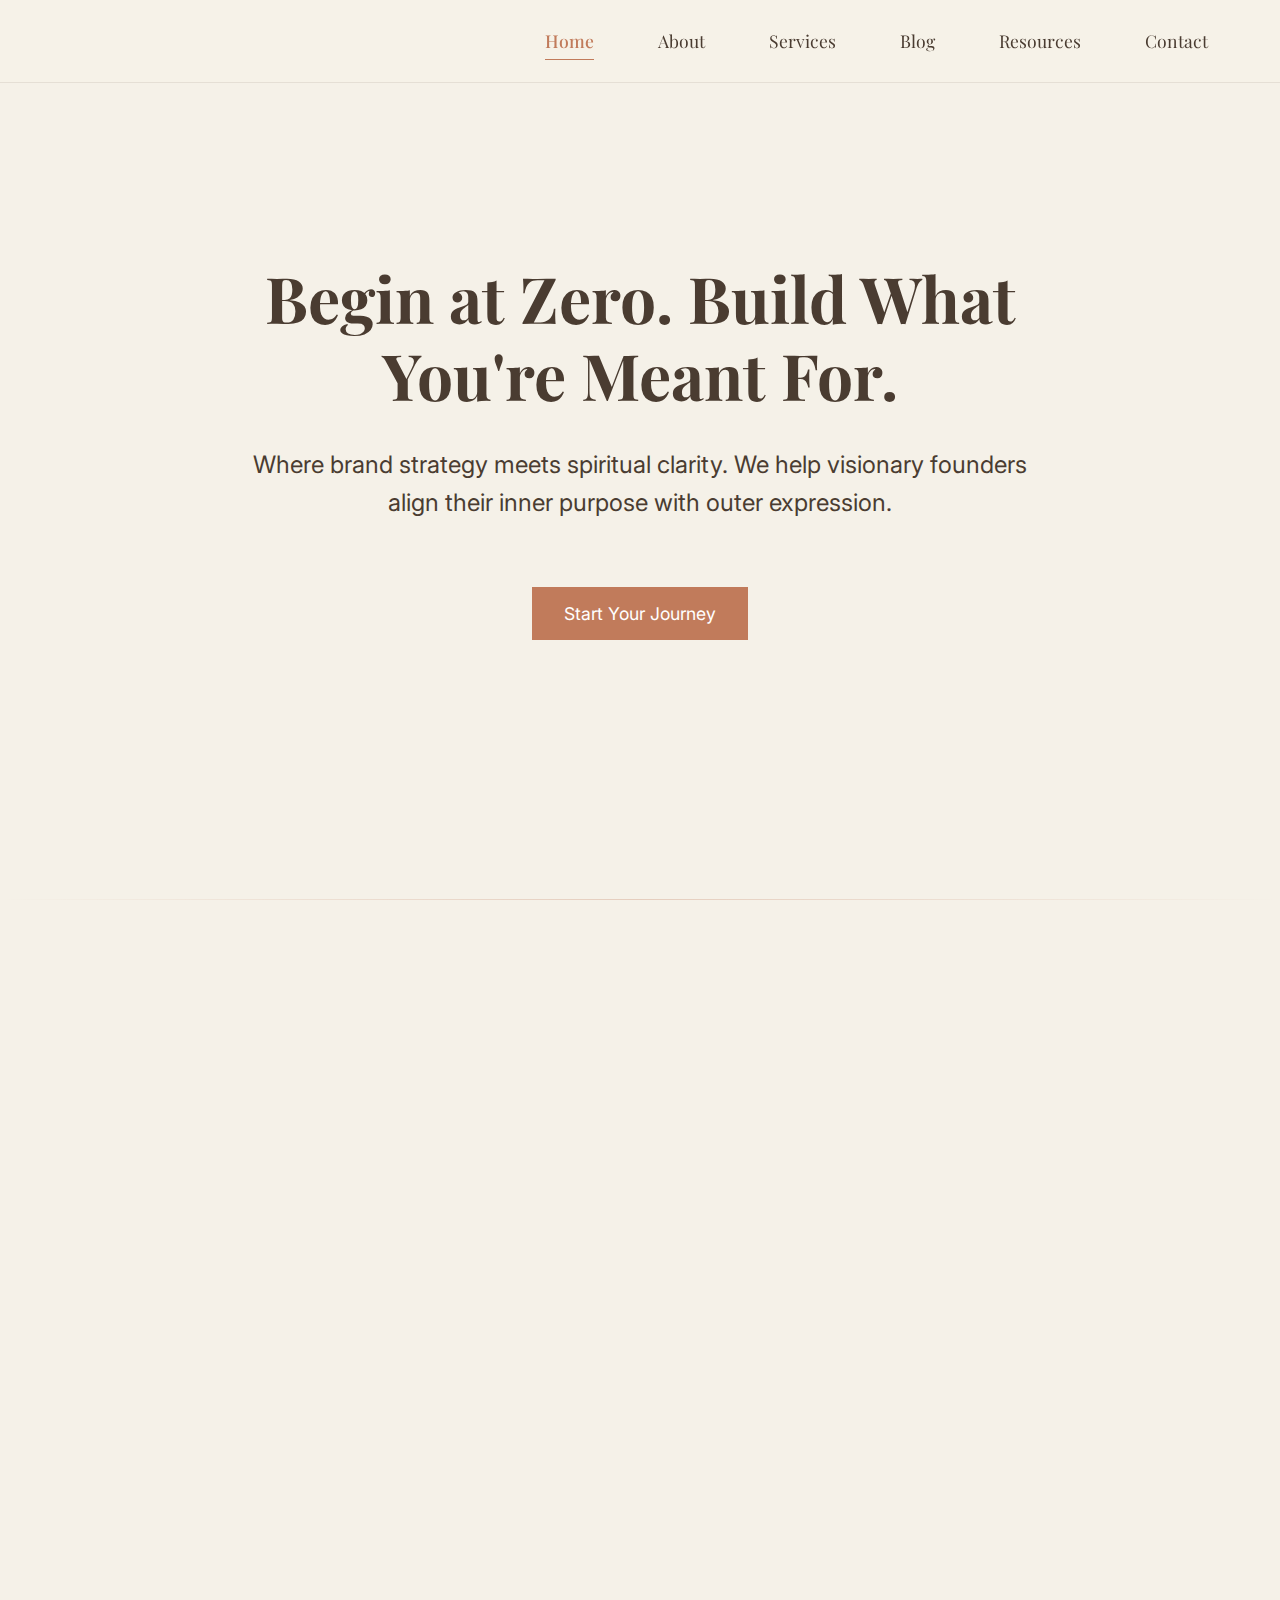
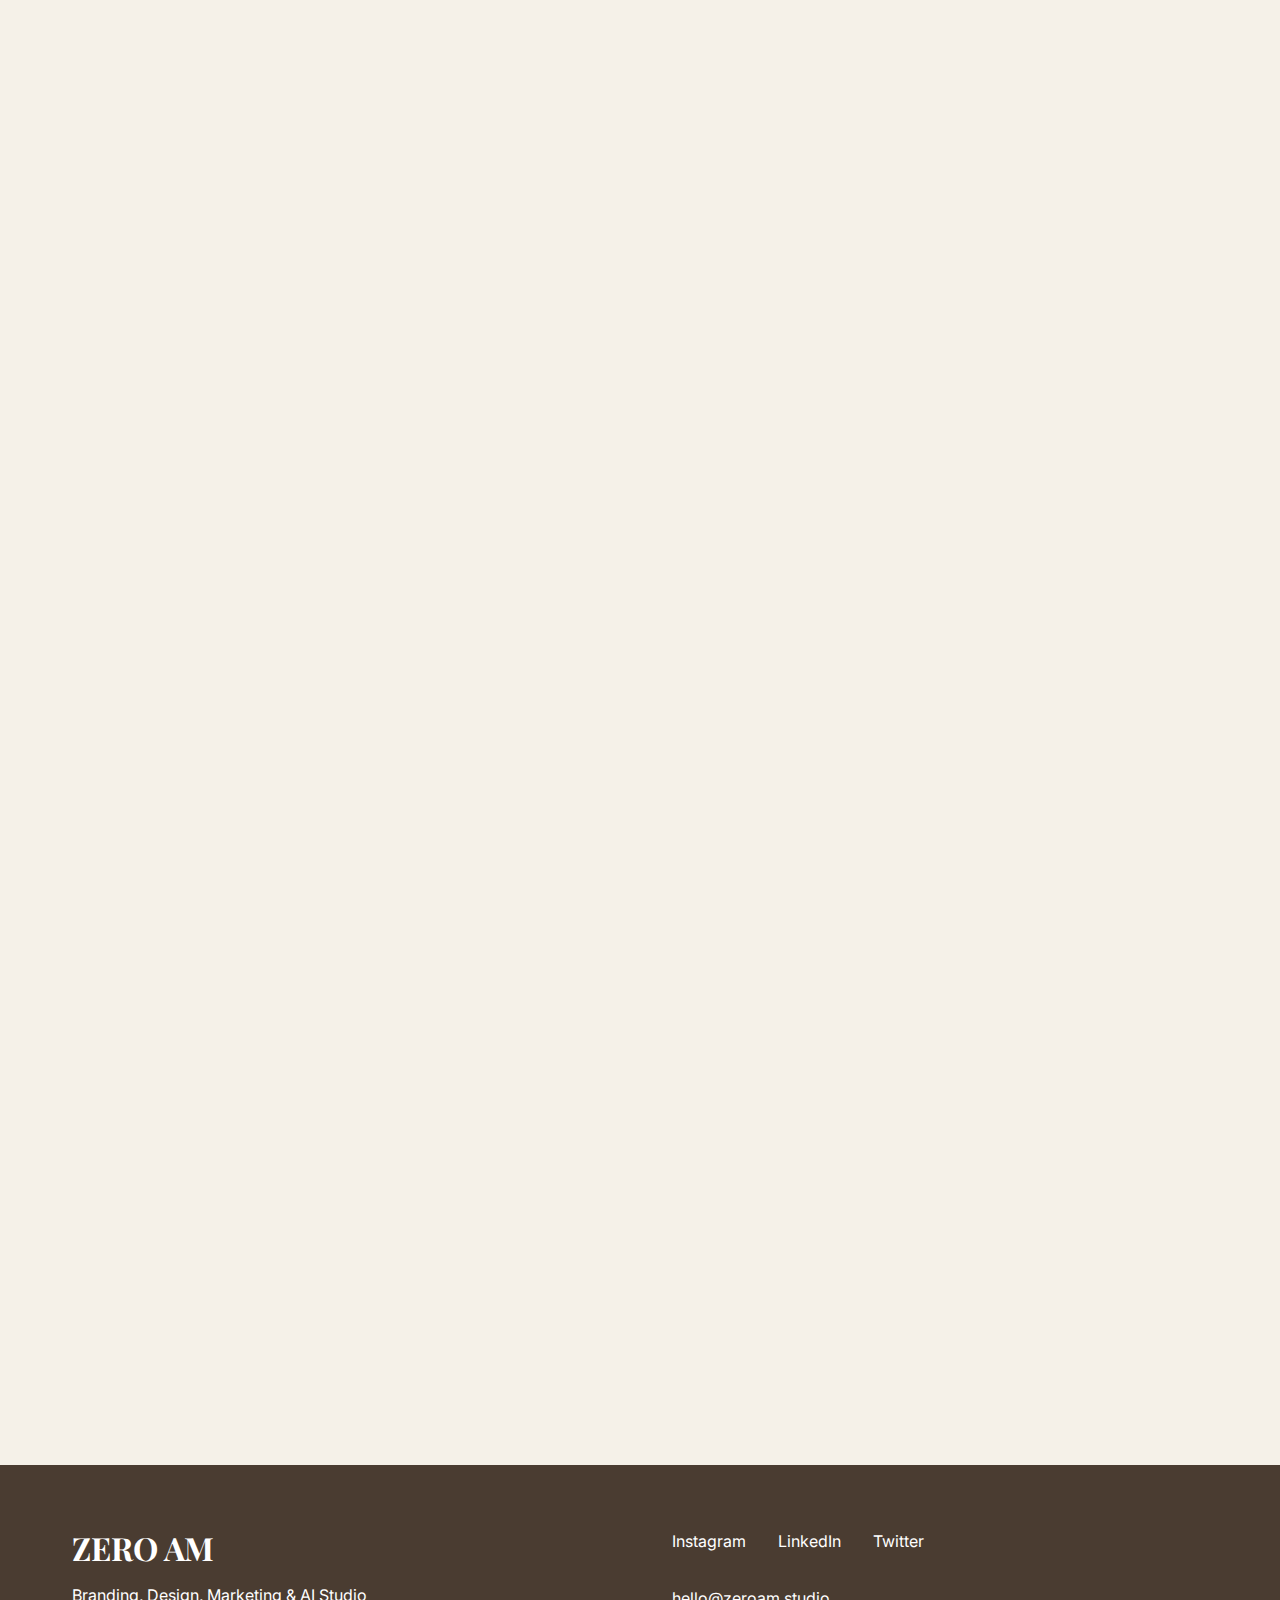
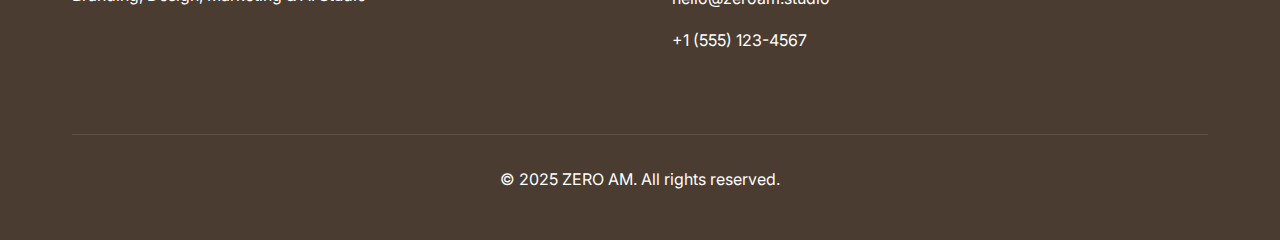
<file: index.html>
<!DOCTYPE html>
<html lang="en">
<head>
    <meta charset="UTF-8">
    <meta name="viewport" content="width=device-width, initial-scale=1.0">
    <meta name="description" content="ZERO AM - A branding, design, marketing, and AI automation studio that helps visionary founders align their inner clarity with outer expression.">
    <title>ZERO AM | Branding & Design Studio</title>
    <link rel="stylesheet" href="styles.css">
    <link rel="preconnect" href="https://fonts.googleapis.com">
    <link rel="preconnect" href="https://fonts.gstatic.com" crossorigin>
    <link href="https://fonts.googleapis.com/css2?family=Playfair+Display:wght@400;500;600;700&family=Inter:wght@300;400;500;600&display=swap" rel="stylesheet">
</head>
<body>
    <a href="#main-content" class="skip-link">Skip to main content</a>
    
    <header class="header" role="banner">
        <nav class="nav" role="navigation" aria-label="Main navigation">
            <a href="index.html" class="logo-link" aria-label="ZERO AM Home">
                <img src="Zeroam logo.svg" alt="ZERO AM Logo" class="logo-img fade-in-logo" height="50" />
            </a>
            <div id="mobile-menu">&#9776;</div>
            <ul id="nav-links" class="nav-links">
                <li><a href="index.html" aria-current="page">Home</a></li>
                <li><a href="about.html">About</a></li>
                <li><a href="services.html">Services</a></li>
                <li><a href="blog.html">Blog</a></li>
                <li><a href="resources.html">Resources</a></li>
                <li><a href="contact.html">Contact</a></li>
            </ul>
        </nav>
    </header>

    <main id="main-content" role="main">
        <section class="hero" aria-label="Hero section">
            <div class="hero-content">
                <h1>Begin at Zero. Build What You're Meant For.</h1>
                <p class="subheadline">Where brand strategy meets spiritual clarity. We help visionary founders align their inner purpose with outer expression.</p>
                <button class="cta-button" aria-label="Start your journey with ZERO AM">Start Your Journey</button>
            </div>
        </section>

        <section id="philosophy" class="philosophy" aria-labelledby="philosophy-heading">
            <div class="container">
                <h2 id="philosophy-heading">The Zero Hour</h2>
                <div class="philosophy-content">
                    <p>In the quiet space between night and day, when the world is still and possibilities are infinite, we find our true north. The Zero Hour is that sacred moment of clarity—when vision meets action, when purpose finds form.</p>
                    <p>We believe that every great brand begins with this moment of alignment. It's where strategy meets soul, where design meets destiny.</p>
                </div>
            </div>
        </section>

        <section id="services" class="services" aria-labelledby="services-heading">
            <div class="container">
                <h2 id="services-heading">Our Services</h2>
                <div class="services-grid">
                    <div class="service-card" aria-labelledby="strategy-heading">
                        <h3 id="strategy-heading">Brand Strategy</h3>
                        <p>Align your vision with your market. We help you discover and articulate your unique position in the world.</p>
                    </div>
                    <div class="service-card" aria-labelledby="design-heading">
                        <h3 id="design-heading">Design</h3>
                        <p>Transform your essence into visual language. From identity to experience, we craft designs that resonate.</p>
                    </div>
                    <div class="service-card" aria-labelledby="marketing-heading">
                        <h3 id="marketing-heading">Marketing + AI</h3>
                        <p>Leverage cutting-edge technology to amplify your message. We blend human insight with AI automation.</p>
                    </div>
                </div>
            </div>
        </section>

        <section id="contact" class="contact" aria-labelledby="contact-heading">
            <div class="container">
                <h2 id="contact-heading">Connect With Us</h2>
                <form class="contact-form" aria-label="Contact form">
                    <div class="form-group">
                        <label for="name">Name</label>
                        <input type="text" id="name" name="name" required aria-required="true">
                    </div>
                    <div class="form-group">
                        <label for="email">Email</label>
                        <input type="email" id="email" name="email" required aria-required="true">
                    </div>
                    <div class="form-group">
                        <label for="message">Message</label>
                        <textarea id="message" name="message" required aria-required="true"></textarea>
                    </div>
                    <button type="submit" class="submit-button" aria-label="Send message">Send Message</button>
                </form>
            </div>
        </section>
    </main>

    <footer class="footer" role="contentinfo">
        <div class="container">
            <div class="footer-content">
                <div class="footer-brand">
                    <h3>ZERO AM</h3>
                    <p>Branding, Design, Marketing & AI Studio</p>
                </div>
                <div class="footer-links">
                    <div class="social-links" aria-label="Social media links">
                        <a href="#" aria-label="Visit our Instagram">Instagram</a>
                        <a href="#" aria-label="Visit our LinkedIn">LinkedIn</a>
                        <a href="#" aria-label="Visit our Twitter">Twitter</a>
                    </div>
                    <div class="contact-info">
                        <p>hello@zeroam.studio</p>
                        <p>+1 (555) 123-4567</p>
                    </div>
                </div>
            </div>
            <div class="footer-bottom">
                <p>&copy; 2025 ZERO AM. All rights reserved.</p>
            </div>
        </div>
    </footer>

    <script src="script.js"></script>
</body>
</html>
</file>
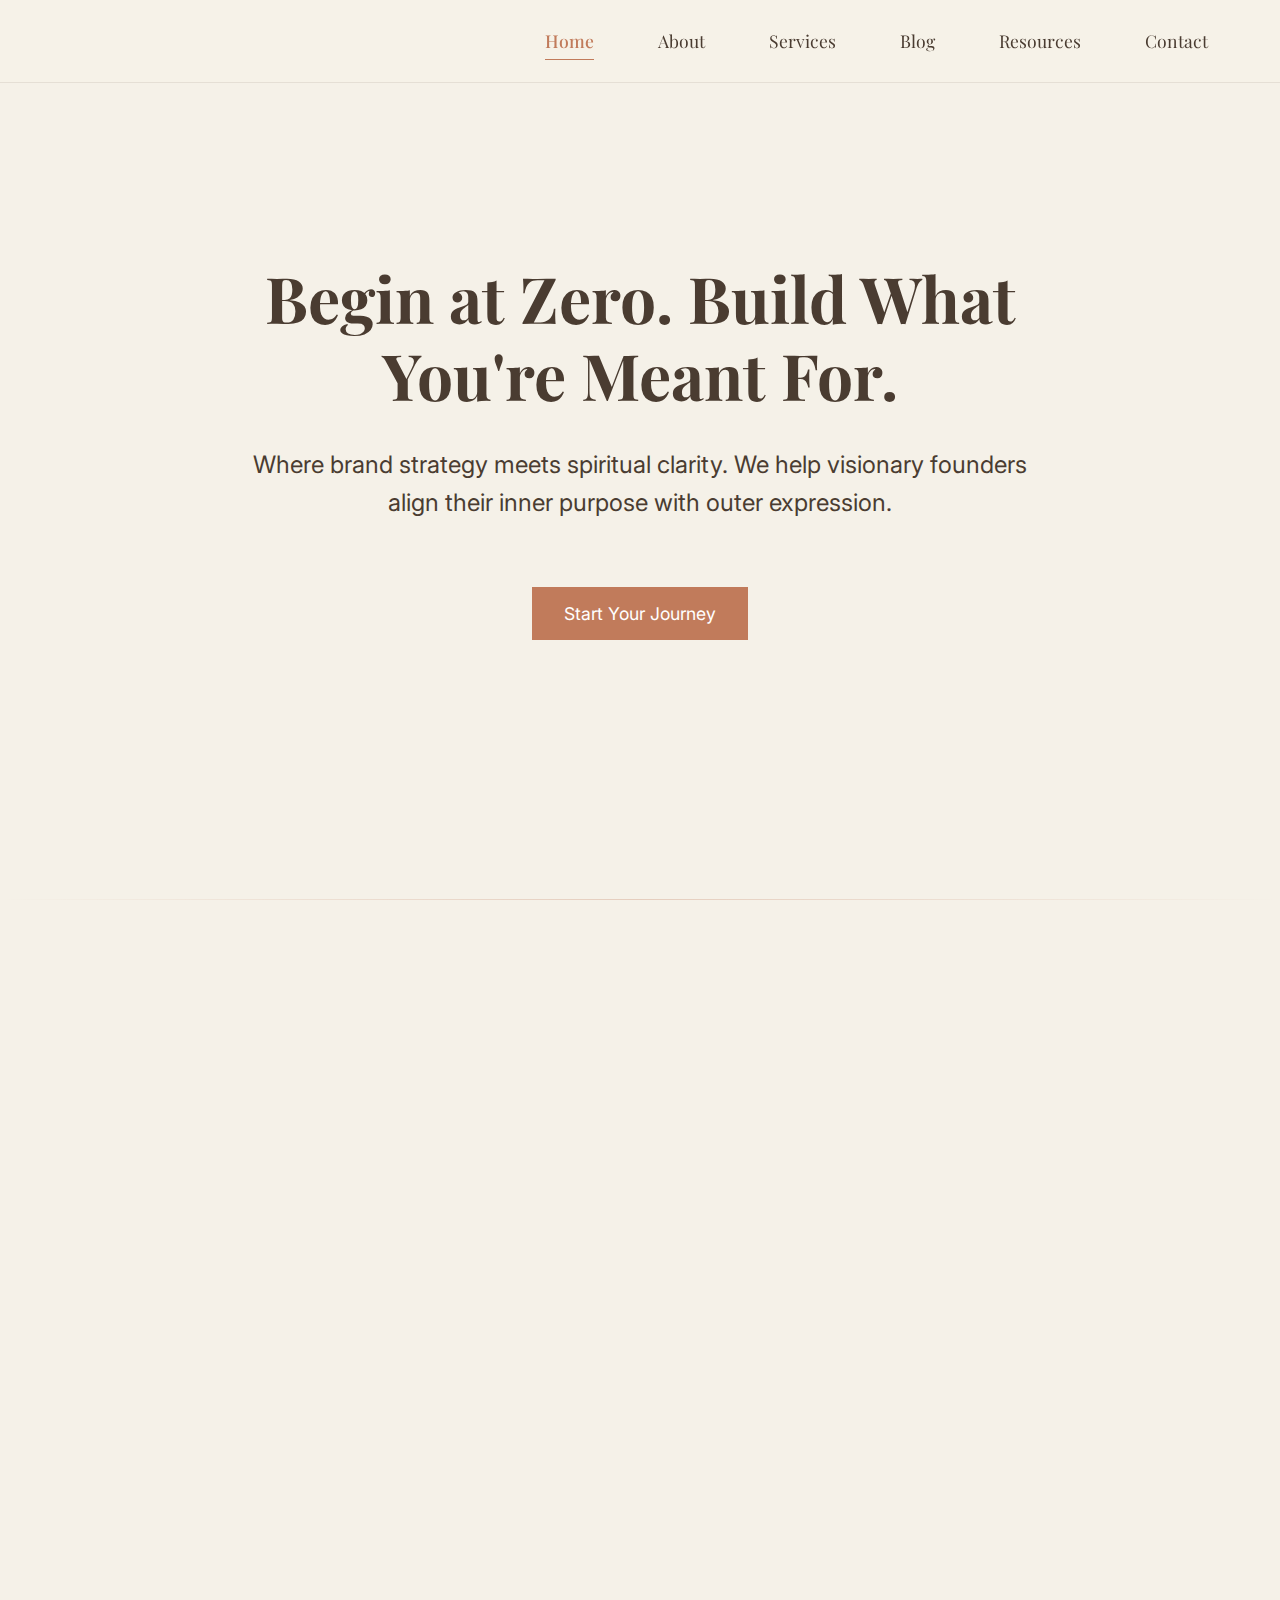
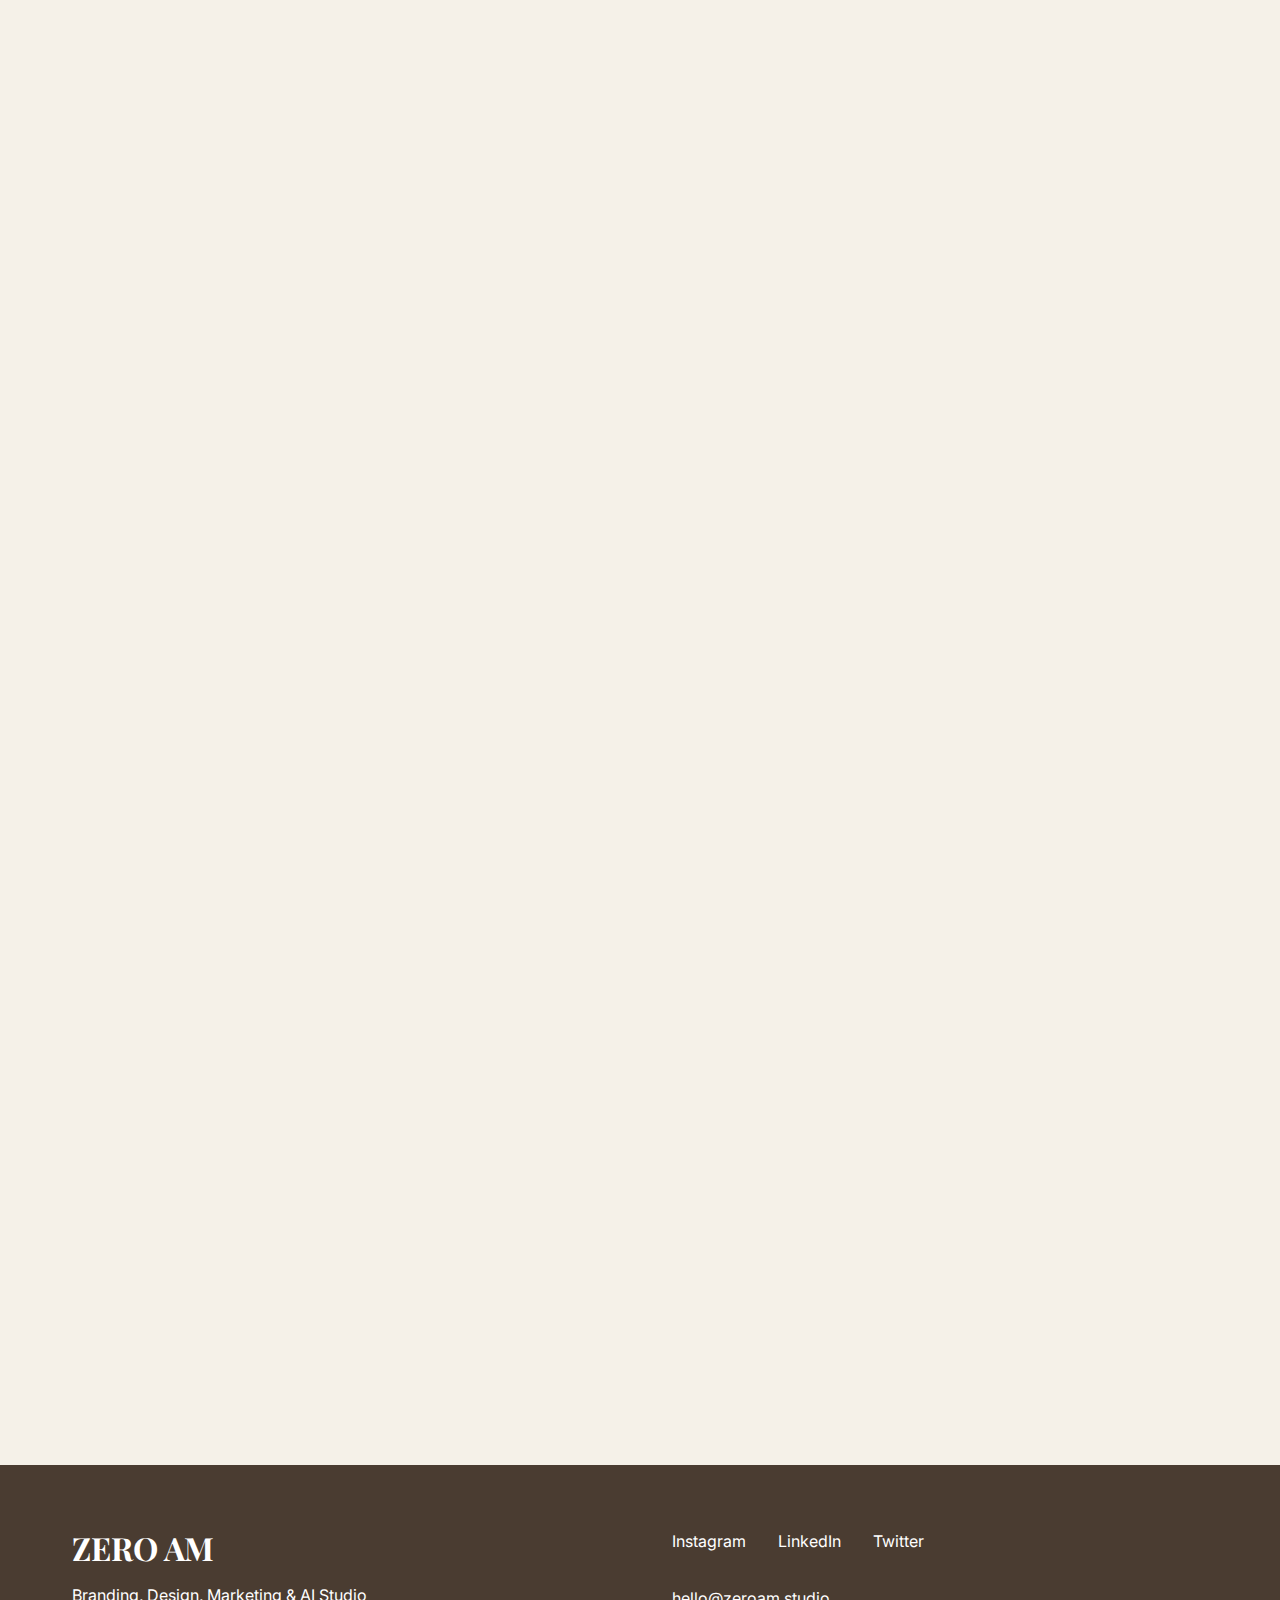
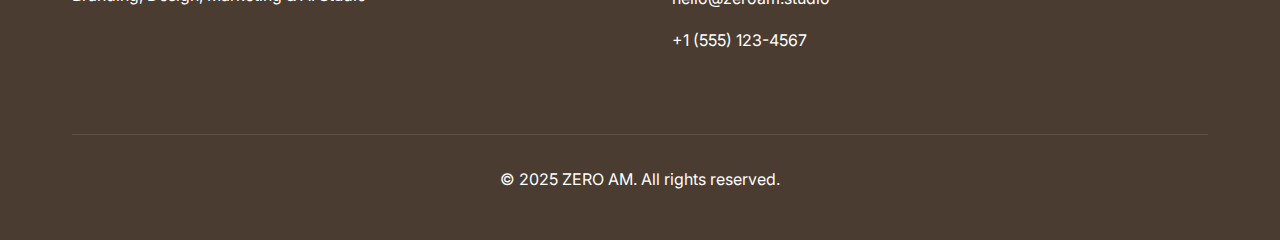
<file: ZEO AM WEBSITE/index.html>
<!DOCTYPE html>
<html lang="en">
<head>
    <meta charset="UTF-8">
    <meta name="viewport" content="width=device-width, initial-scale=1.0">
    <meta name="description" content="ZERO AM - A branding, design, marketing, and AI automation studio that helps visionary founders align their inner clarity with outer expression.">
    <title>ZERO AM | Branding & Design Studio</title>
    <link rel="stylesheet" href="styles.css">
    <link rel="preconnect" href="https://fonts.googleapis.com">
    <link rel="preconnect" href="https://fonts.gstatic.com" crossorigin>
    <link href="https://fonts.googleapis.com/css2?family=Playfair+Display:wght@400;500;600;700&family=Inter:wght@300;400;500;600&display=swap" rel="stylesheet">
</head>
<body>
    <a href="#main-content" class="skip-link">Skip to main content</a>
    
    <header class="header" role="banner">
        <nav class="nav" role="navigation" aria-label="Main navigation">
            <a href="index.html" class="logo-link" aria-label="ZERO AM Home">
                <img src="Zeroam logo.svg" alt="ZERO AM Logo" class="logo-img fade-in-logo" height="50" />
            </a>
            <ul class="nav-links">
                <li><a href="index.html" aria-current="page">Home</a></li>
                <li><a href="about.html">About</a></li>
                <li><a href="services.html">Services</a></li>
                <li><a href="blog.html">Blog</a></li>
                <li><a href="resources.html">Resources</a></li>
                <li><a href="contact.html">Contact</a></li>
            </ul>
        </nav>
    </header>

    <main id="main-content" role="main">
        <section class="hero" aria-label="Hero section">
            <div class="hero-content">
                <h1>Begin at Zero. Build What You're Meant For.</h1>
                <p class="subheadline">Where brand strategy meets spiritual clarity. We help visionary founders align their inner purpose with outer expression.</p>
                <button class="cta-button" aria-label="Start your journey with ZERO AM">Start Your Journey</button>
            </div>
        </section>

        <section id="philosophy" class="philosophy" aria-labelledby="philosophy-heading">
            <div class="container">
                <h2 id="philosophy-heading">The Zero Hour</h2>
                <div class="philosophy-content">
                    <p>In the quiet space between night and day, when the world is still and possibilities are infinite, we find our true north. The Zero Hour is that sacred moment of clarity—when vision meets action, when purpose finds form.</p>
                    <p>We believe that every great brand begins with this moment of alignment. It's where strategy meets soul, where design meets destiny.</p>
                </div>
            </div>
        </section>

        <section id="services" class="services" aria-labelledby="services-heading">
            <div class="container">
                <h2 id="services-heading">Our Services</h2>
                <div class="services-grid">
                    <div class="service-card" aria-labelledby="strategy-heading">
                        <h3 id="strategy-heading">Brand Strategy</h3>
                        <p>Align your vision with your market. We help you discover and articulate your unique position in the world.</p>
                    </div>
                    <div class="service-card" aria-labelledby="design-heading">
                        <h3 id="design-heading">Design</h3>
                        <p>Transform your essence into visual language. From identity to experience, we craft designs that resonate.</p>
                    </div>
                    <div class="service-card" aria-labelledby="marketing-heading">
                        <h3 id="marketing-heading">Marketing + AI</h3>
                        <p>Leverage cutting-edge technology to amplify your message. We blend human insight with AI automation.</p>
                    </div>
                </div>
            </div>
        </section>

        <section id="contact" class="contact" aria-labelledby="contact-heading">
            <div class="container">
                <h2 id="contact-heading">Connect With Us</h2>
                <form class="contact-form" aria-label="Contact form">
                    <div class="form-group">
                        <label for="name">Name</label>
                        <input type="text" id="name" name="name" required aria-required="true">
                    </div>
                    <div class="form-group">
                        <label for="email">Email</label>
                        <input type="email" id="email" name="email" required aria-required="true">
                    </div>
                    <div class="form-group">
                        <label for="message">Message</label>
                        <textarea id="message" name="message" required aria-required="true"></textarea>
                    </div>
                    <button type="submit" class="submit-button" aria-label="Send message">Send Message</button>
                </form>
            </div>
        </section>
    </main>

    <footer class="footer" role="contentinfo">
        <div class="container">
            <div class="footer-content">
                <div class="footer-brand">
                    <h3>ZERO AM</h3>
                    <p>Branding, Design, Marketing & AI Studio</p>
                </div>
                <div class="footer-links">
                    <div class="social-links" aria-label="Social media links">
                        <a href="#" aria-label="Visit our Instagram">Instagram</a>
                        <a href="#" aria-label="Visit our LinkedIn">LinkedIn</a>
                        <a href="#" aria-label="Visit our Twitter">Twitter</a>
                    </div>
                    <div class="contact-info">
                        <p>hello@zeroam.studio</p>
                        <p>+1 (555) 123-4567</p>
                    </div>
                </div>
            </div>
            <div class="footer-bottom">
                <p>&copy; 2025 ZERO AM. All rights reserved.</p>
            </div>
        </div>
    </footer>

    <script src="script.js"></script>
</body>
</html>
</file>
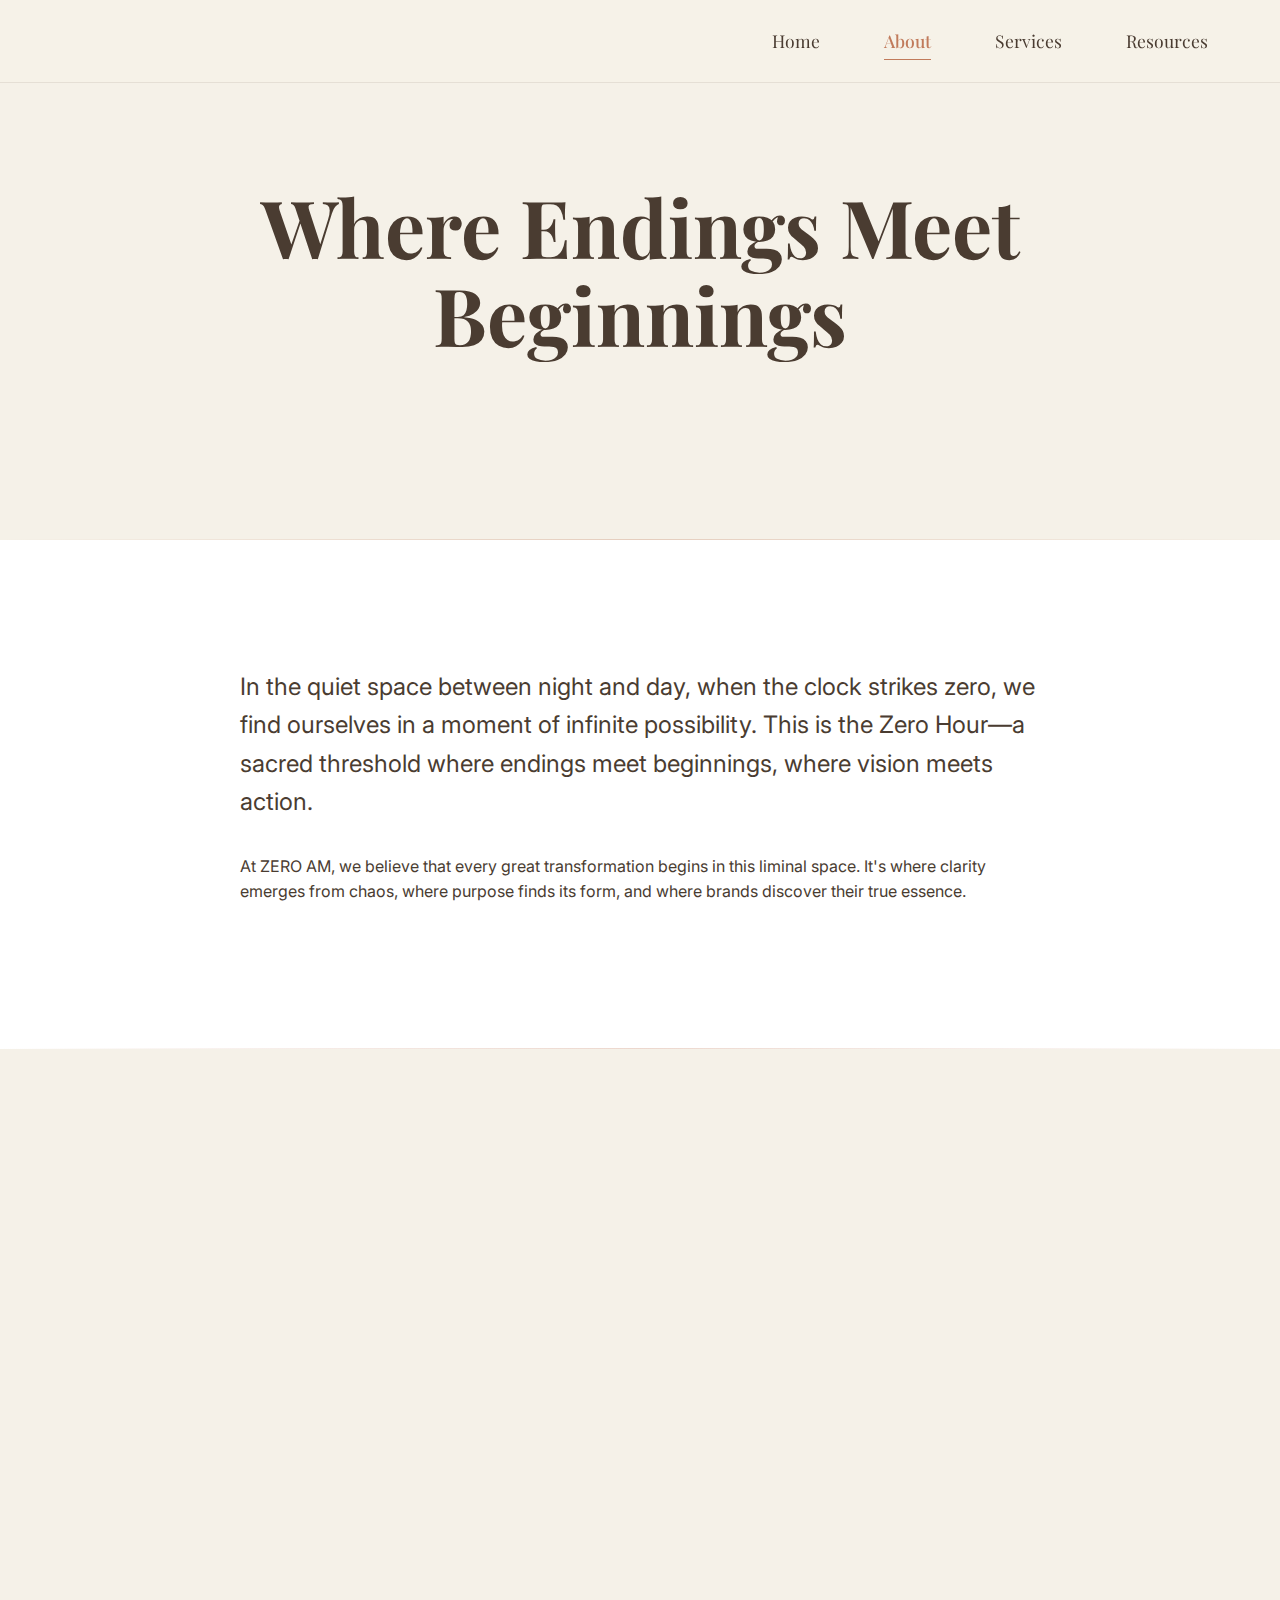
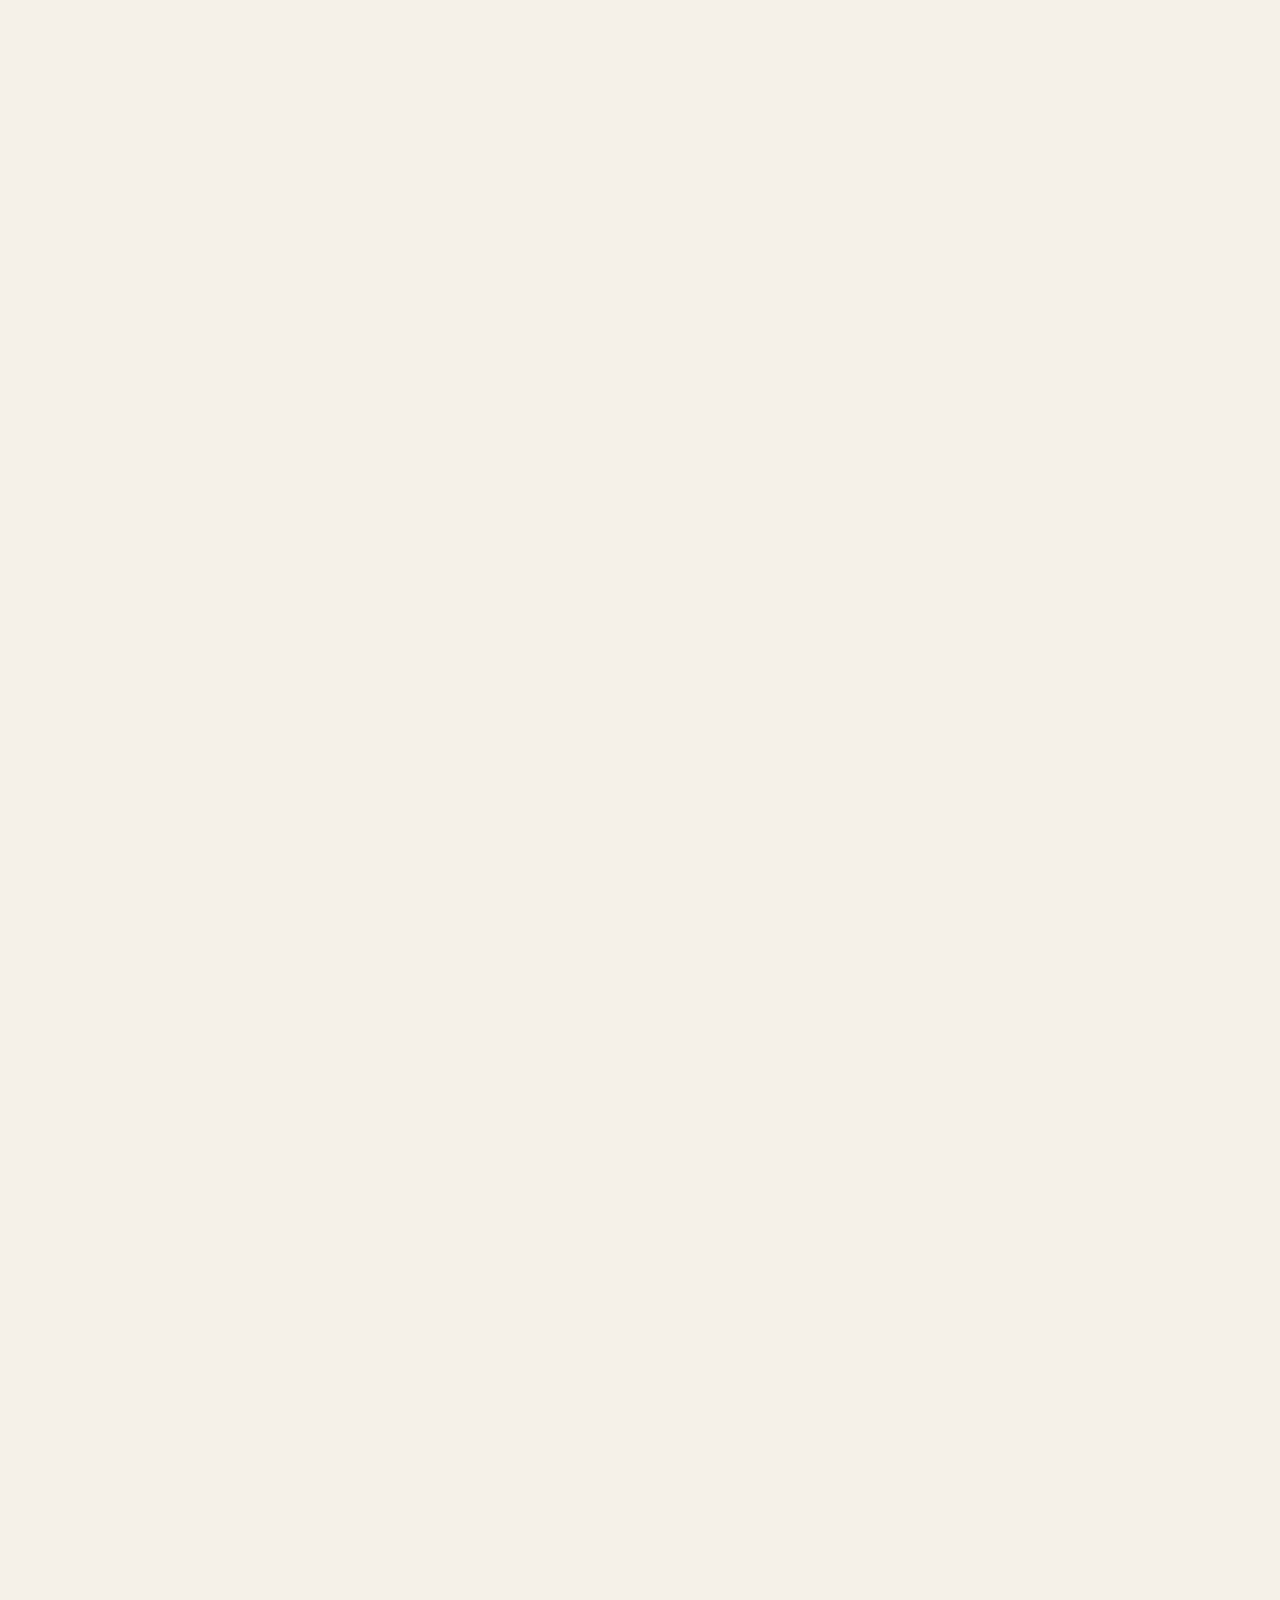
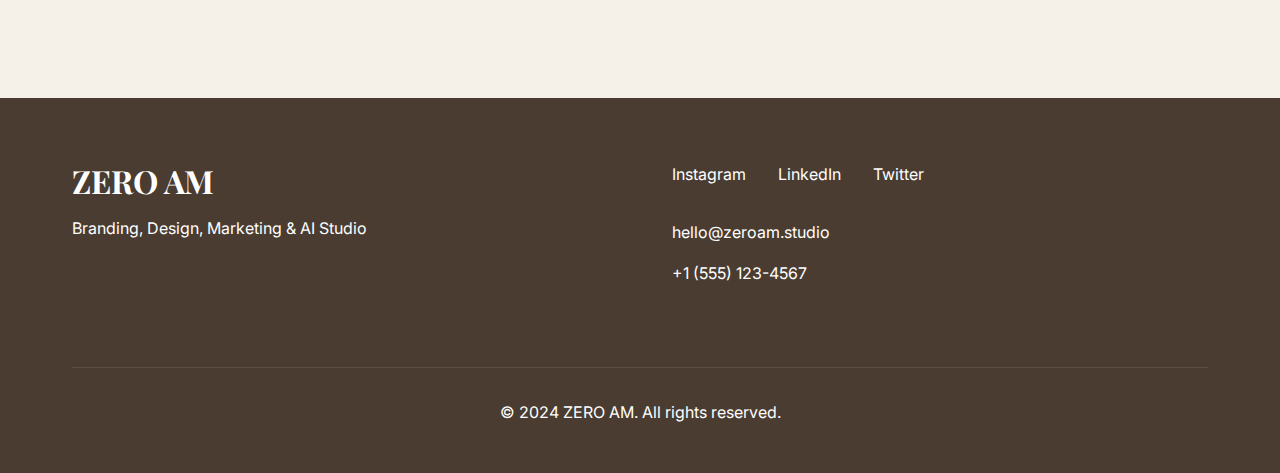
<file: about.html>
<!DOCTYPE html>
<html lang="en">
<head>
    <meta charset="UTF-8">
    <meta name="viewport" content="width=device-width, initial-scale=1.0">
    <meta name="description" content="About ZERO AM - A branding and design studio where spiritual clarity meets strategic vision. Learn about our philosophy and mission.">
    <title>About | ZERO AM</title>
    <link rel="stylesheet" href="styles.css">
    <link rel="preconnect" href="https://fonts.googleapis.com">
    <link rel="preconnect" href="https://fonts.gstatic.com" crossorigin>
    <link href="https://fonts.googleapis.com/css2?family=Playfair+Display:wght@400;500;600;700&family=Inter:wght@300;400;500;600&display=swap" rel="stylesheet">
</head>
<body>
    <a href="#main-content" class="skip-link">Skip to main content</a>
    
    <header class="header" role="banner">
        <nav class="nav" role="navigation" aria-label="Main navigation">
            <a href="index.html" class="logo-link" aria-label="ZERO AM Home">
                <img src="Zeroam logo.svg" alt="ZERO AM Logo" class="logo-img fade-in-logo" height="50" />
            </a>
            <ul class="nav-links">
                <li><a href="index.html">Home</a></li>
                <li><a href="about.html" aria-current="page">About</a></li>
                <li><a href="services.html">Services</a></li>
                <li><a href="resources.html">Resources</a></li>
            </ul>
        </nav>
    </header>

    <main id="main-content" role="main">
        <section class="about-hero" aria-label="About hero section">
            <div class="container">
                <h1 class="about-headline">Where Endings Meet Beginnings</h1>
            </div>
        </section>

        <section class="about-philosophy" aria-labelledby="philosophy-heading">
            <div class="container">
                <div class="philosophy-content">
                    <p class="lead-text">In the quiet space between night and day, when the clock strikes zero, we find ourselves in a moment of infinite possibility. This is the Zero Hour—a sacred threshold where endings meet beginnings, where vision meets action.</p>
                    <p>At ZERO AM, we believe that every great transformation begins in this liminal space. It's where clarity emerges from chaos, where purpose finds its form, and where brands discover their true essence.</p>
                </div>
            </div>
        </section>

        <section class="about-mission" aria-labelledby="mission-heading">
            <div class="container">
                <h2 id="mission-heading">Our Mission</h2>
                <div class="mission-content">
                    <p>We exist to bridge the gap between inner calling and outer expression. In a world of noise and distraction, we help visionary founders and brands find their authentic voice—one that resonates with both soul and strategy.</p>
                    <p>Our work is grounded in the belief that true brand success comes from alignment: when what you stand for matches what you create, when your purpose meets your presence in the world.</p>
                </div>
            </div>
        </section>

        <section class="about-differentiators" aria-labelledby="differentiators-heading">
            <div class="container">
                <h2 id="differentiators-heading">What Makes Us Different</h2>
                <div class="differentiators-grid">
                    <div class="differentiator-card">
                        <h3>Spiritual Meets Strategic</h3>
                        <p>We blend intuitive wisdom with strategic thinking, creating brands that resonate on both a soul level and a market level. Our approach honors both the mystical and the practical.</p>
                    </div>
                    <div class="differentiator-card">
                        <h3>Design With Soul</h3>
                        <p>Every visual element we create is infused with intention and meaning. We don't just design for aesthetics—we design for resonance, creating visual languages that speak to the heart.</p>
                    </div>
                    <div class="differentiator-card">
                        <h3>Grounded in Global Vision</h3>
                        <p>While we honor the sacred, we're equally committed to creating brands that thrive in the modern marketplace. Our work bridges ancient wisdom with contemporary relevance.</p>
                    </div>
                </div>
            </div>
        </section>

        <section class="founder-note" aria-labelledby="founder-heading">
            <div class="container">
                <div class="founder-content">
                    <h2 id="founder-heading">A Note from Our Founder</h2>
                    <div class="founder-text">
                        <p>In the stillness of the Zero Hour, I found my calling: to help others bridge the gap between their inner truth and their outer expression. This journey has taught me that the most powerful brands are those that emerge from a place of deep alignment—where purpose meets presence, where vision meets action.</p>
                        <p>At ZERO AM, we're not just creating brands; we're creating vessels for transformation. Every project is an opportunity to help someone step more fully into their purpose, to bring their unique vision to life in a way that resonates with both soul and strategy.</p>
                        <p class="founder-signature">With gratitude,<br>The ZERO AM Team</p>
                    </div>
                </div>
            </div>
        </section>
    </main>

    <footer class="footer" role="contentinfo">
        <div class="container">
            <div class="footer-content">
                <div class="footer-brand">
                    <h3>ZERO AM</h3>
                    <p>Branding, Design, Marketing & AI Studio</p>
                </div>
                <div class="footer-links">
                    <div class="social-links" aria-label="Social media links">
                        <a href="#" aria-label="Visit our Instagram">Instagram</a>
                        <a href="#" aria-label="Visit our LinkedIn">LinkedIn</a>
                        <a href="#" aria-label="Visit our Twitter">Twitter</a>
                    </div>
                    <div class="contact-info">
                        <p>hello@zeroam.studio</p>
                        <p>+1 (555) 123-4567</p>
                    </div>
                </div>
            </div>
            <div class="footer-bottom">
                <p>&copy; 2024 ZERO AM. All rights reserved.</p>
            </div>
        </div>
    </footer>

    <script src="script.js"></script>
</body>
</html>
</file>
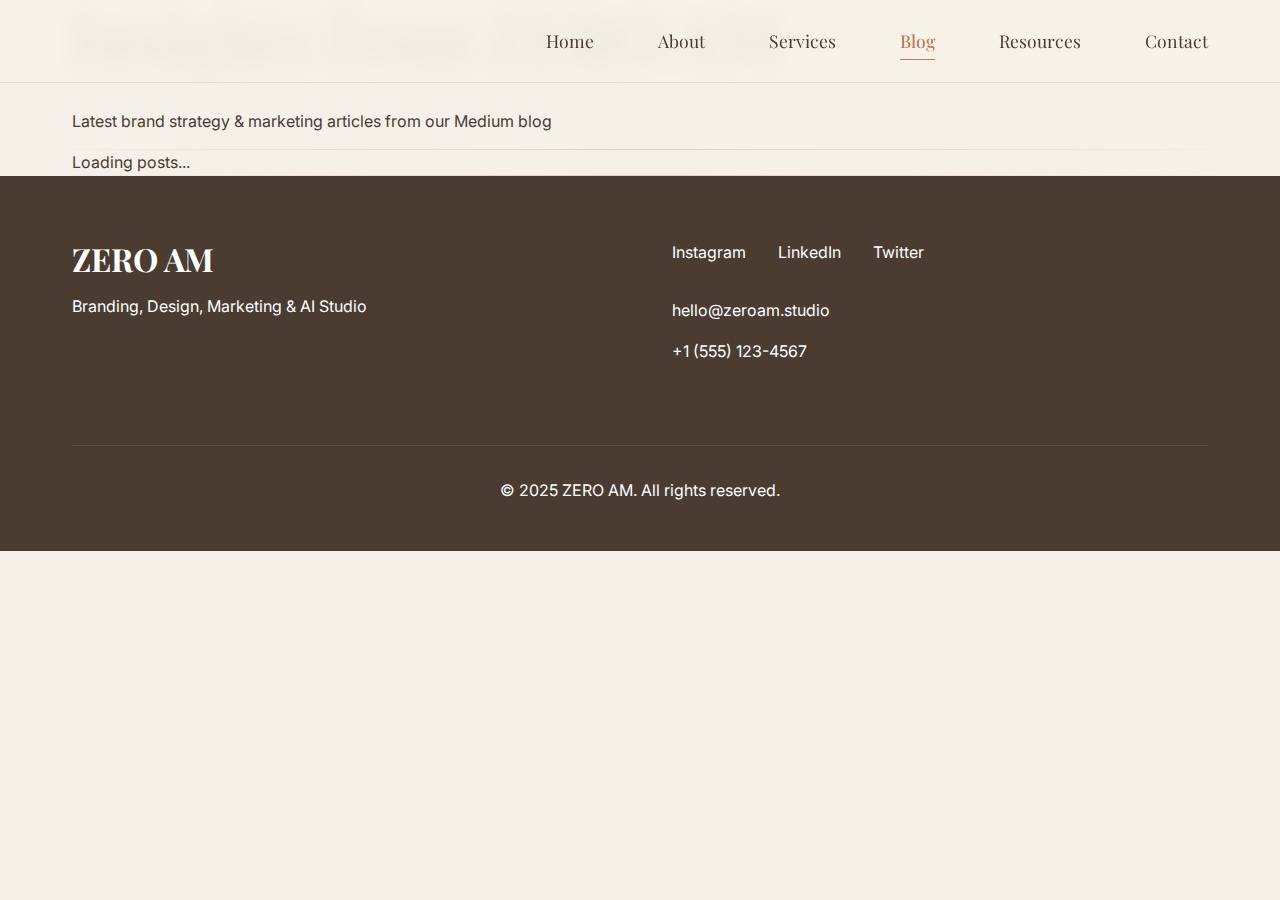
<file: blog.html>
<!DOCTYPE html>
<html lang="en">
<head>
  <meta charset="UTF-8" />
  <meta name="viewport" content="width=device-width, initial-scale=1.0" />
  <meta name="description" content="ZERO AM Blog - Latest brand strategy & marketing articles from our Medium blog." />
  <meta property="og:title" content="Insights from ZERO AM" />
  <meta property="og:description" content="Latest brand strategy & marketing articles from our Medium blog." />
  <meta property="og:type" content="website" />
  <meta property="og:url" content="https://zeroam.studio/blog" />
  <title>Insights from ZERO AM | Blog</title>
  <link rel="stylesheet" href="styles.css" />
  <link rel="preconnect" href="https://fonts.googleapis.com" />
  <link rel="preconnect" href="https://fonts.gstatic.com" crossorigin />
  <link href="https://fonts.googleapis.com/css2?family=Playfair+Display:wght@400;500;600;700&family=Inter:wght@300;400;500;600&display=swap" rel="stylesheet" />
</head>
<body>
  <a href="#main-content" class="skip-link">Skip to main content</a>
  <header class="header" role="banner">
    <nav class="nav" role="navigation" aria-label="Main navigation">
      <a href="index.html" class="logo-link" aria-label="ZERO AM Home">
        <img src="Zeroam logo.svg" alt="ZERO AM Logo" class="logo-img fade-in-logo" height="50" />
      </a>
      <ul class="nav-links">
        <li><a href="index.html">Home</a></li>
        <li><a href="about.html">About</a></li>
        <li><a href="services.html">Services</a></li>
        <li><a href="blog.html" aria-current="page">Blog</a></li>
        <li><a href="resources.html">Resources</a></li>
        <li><a href="index.html#contact">Contact</a></li>
      </ul>
    </nav>
  </header>
  <main id="main-content" role="main">
    <section class="blog-hero" aria-label="Blog hero section">
      <div class="container">
        <h1>Insights from ZERO AM</h1>
        <p>Latest brand strategy & marketing articles from our Medium blog</p>
      </div>
    </section>
    <section class="blog-grid-section" aria-label="Blog posts">
      <div class="container">
        <!-- Loader shown by default, replaced by posts or error by script.js -->
        <div id="blog-posts">
          <div class="loading-spinner">
            <div class="spinner" role="status" aria-hidden="true"></div>
            <div class="loading-text">Loading posts...</div>
          </div>
        </div>
      </div>
    </section>
  </main>
  <footer class="footer" role="contentinfo">
    <div class="container">
      <div class="footer-content">
        <div class="footer-brand">
          <h3>ZERO AM</h3>
          <p>Branding, Design, Marketing & AI Studio</p>
        </div>
        <div class="footer-links">
          <div class="social-links" aria-label="Social media links">
            <a href="#">Instagram</a>
            <a href="#">LinkedIn</a>
            <a href="#">Twitter</a>
          </div>
          <div class="contact-info">
            <p>hello@zeroam.studio</p>
            <p>+1 (555) 123-4567</p>
          </div>
        </div>
      </div>
      <div class="footer-bottom">
        <p>&copy; 2025 ZERO AM. All rights reserved.</p>
      </div>
    </div>
  </footer>
  <script src="script.js"></script>
</body>
</html>
</file>
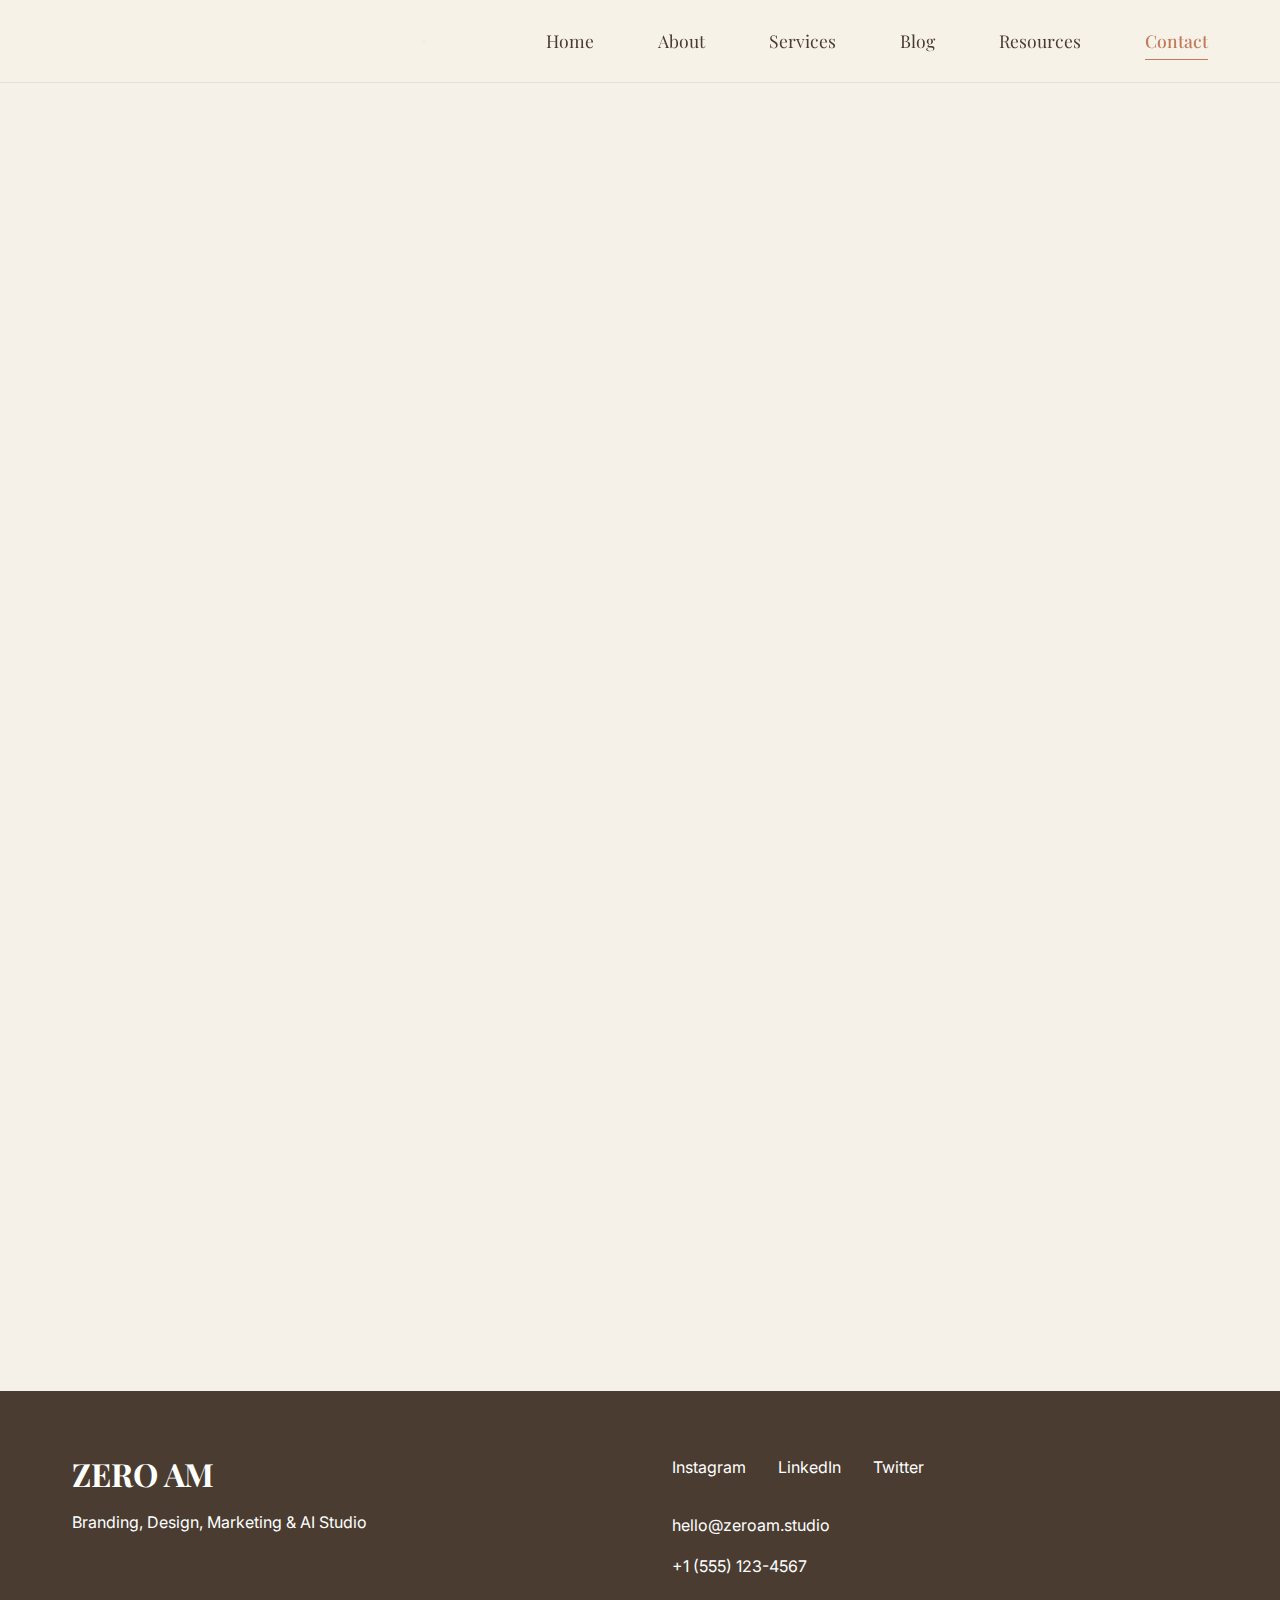
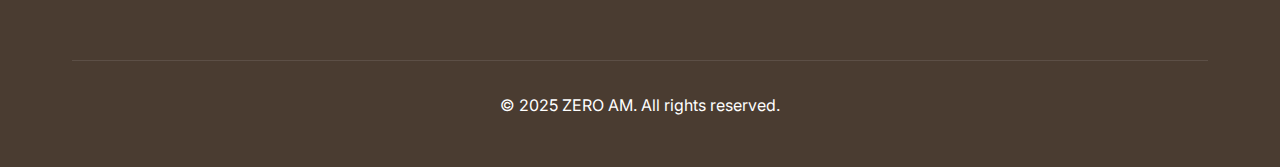
<file: contact.html>
<!DOCTYPE html>
<html lang="en">
<head>
  <meta charset="UTF-8">
  <meta name="viewport" content="width=device-width, initial-scale=1.0">
  <title>Contact | ZERO AM</title>
  <meta name="description" content="Contact ZERO AM - Reach out for branding, design, and marketing inquiries.">
  <link rel="stylesheet" href="styles.css">
  <link rel="preconnect" href="https://fonts.googleapis.com">
  <link rel="preconnect" href="https://fonts.gstatic.com" crossorigin>
  <link href="https://fonts.googleapis.com/css2?family=Playfair+Display:wght@400;500;600;700&family=Inter:wght@300;400;500;600&display=swap" rel="stylesheet">
</head>
<body>
  <a href="#main-content" class="skip-link">Skip to main content</a>
  <div class="nav-overlay"></div>
  <header class="header" role="banner">
    <nav class="nav" role="navigation" aria-label="Main navigation">
      <a href="index.html" class="logo-link" aria-label="ZERO AM Home">
        <img src="Zeroam logo.svg" alt="ZERO AM Logo" class="logo-img fade-in-logo" height="50" />
      </a>
      <button class="mobile-menu-btn" aria-label="Toggle mobile menu" aria-expanded="false" aria-controls="nav-links">
        <span></span>
        <span></span>
        <span></span>
      </button>
      <ul class="nav-links" id="nav-links">
        <li><a href="index.html">Home</a></li>
        <li><a href="about.html">About</a></li>
        <li><a href="services.html">Services</a></li>
        <li><a href="blog.html">Blog</a></li>
        <li><a href="resources.html">Resources</a></li>
        <li><a href="contact.html" aria-current="page">Contact</a></li>
      </ul>
    </nav>
  </header>
  <main id="main-content" role="main">
    <section class="contact-hero" aria-label="Contact hero section">
      <div class="container">
        <h1>Contact ZERO AM</h1>
        <p>We'd love to hear from you. Reach out for project inquiries, collaborations, or just to say hello.</p>
      </div>
    </section>
    <section class="contact-section" aria-label="Contact form section">
      <div class="container">
        <form class="contact-form" aria-label="Contact form" autocomplete="off" novalidate>
          <div class="form-group">
            <label for="name">Name</label>
            <input type="text" id="name" name="name" required aria-required="true" placeholder="Your Name">
          </div>
          <div class="form-group">
            <label for="email">Email</label>
            <input type="email" id="email" name="email" required aria-required="true" placeholder="you@email.com">
          </div>
          <div class="form-group">
            <label for="message">Message</label>
            <textarea id="message" name="message" required aria-required="true" placeholder="How can we help you?"></textarea>
          </div>
          <button type="submit" class="submit-button" aria-label="Send message">Send Message</button>
          <div id="form-message" class="form-message" aria-live="polite"></div>
        </form>
        <div class="contact-info-block">
          <h2>Business Contact</h2>
          <p>Email: <a href="mailto:hello@zeroam.studio">hello@zeroam.studio</a></p>
          <p>Phone: <a href="tel:+15551234567">+1 (555) 123-4567</a></p>
        </div>
        <div class="business-address">
          <h2>Our Address</h2>
          <p>123 Creative Lane, Halifax, NS</p>
        </div>
        <div class="map-embed" style="margin:2rem 0;max-width:100%;border-radius:12px;overflow:hidden;box-shadow:0 2px 16px rgba(74,60,49,0.07);">
          <iframe src="https://www.google.com/maps?q=123+Creative+Lane,+Halifax,+NS&output=embed" width="100%" height="280" style="border:0;" allowfullscreen="" loading="lazy" referrerpolicy="no-referrer-when-downgrade" title="ZERO AM Location"></iframe>
        </div>
      </div>
    </section>
    <section class="contact-social" aria-label="Social media links">
      <div class="container">
        <ul class="social-icons">
          <li><a href="#" aria-label="Instagram" class="social-icon instagram"><svg width="28" height="28" fill="none" viewBox="0 0 28 28"><circle cx="14" cy="14" r="12" stroke="#8b7355" stroke-width="2"/><rect x="9" y="9" width="10" height="10" rx="5" stroke="#8b7355" stroke-width="2"/><circle cx="19.5" cy="8.5" r="1.5" fill="#8b7355"/></svg></a></li>
          <li><a href="#" aria-label="LinkedIn" class="social-icon linkedin"><svg width="28" height="28" fill="none" viewBox="0 0 28 28"><circle cx="14" cy="14" r="12" stroke="#8b7355" stroke-width="2"/><rect x="8" y="12" width="2" height="6" rx="1" fill="#8b7355"/><rect x="13" y="12" width="2" height="6" rx="1" fill="#8b7355"/><circle cx="9" cy="10" r="1" fill="#8b7355"/><rect x="16" y="12" width="2" height="3" rx="1" fill="#8b7355"/><rect x="16" y="16" width="2" height="2" rx="1" fill="#8b7355"/></svg></a></li>
          <li><a href="#" aria-label="Twitter" class="social-icon twitter"><svg width="28" height="28" fill="none" viewBox="0 0 28 28"><circle cx="14" cy="14" r="12" stroke="#8b7355" stroke-width="2"/><path d="M9 17c6 0 9-5 9-9v-.5A6.5 6.5 0 0 0 20 6a6.5 6.5 0 0 1-1.89.52A3.28 3.28 0 0 0 19.44 5c-.64.38-1.35.65-2.1.8A3.28 3.28 0 0 0 14 5c-1.81 0-3.28 1.47-3.28 3.28 0 .26.03.52.08.76A9.32 9.32 0 0 1 6 5.48a3.28 3.28 0 0 0 1.02 4.37A3.23 3.23 0 0 1 6.64 9v.04c0 1.58 1.12 2.9 2.62 3.2-.27.07-.56.11-.86.11-.21 0-.41-.02-.61-.06.41 1.28 1.6 2.21 3.01 2.24A6.58 6.58 0 0 1 6 17.02c-.39 0-.77-.02-1.15-.07A9.29 9.29 0 0 0 9 18.5c6 0 9-5 9-9v-.5A6.5 6.5 0 0 0 20 6a6.5 6.5 0 0 1-1.89.52A3.28 3.28 0 0 0 19.44 5c-.64.38-1.35.65-2.1.8A3.28 3.28 0 0 0 14 5c-1.81 0-3.28 1.47-3.28 3.28 0 .26.03.52.08.76A9.32 9.32 0 0 1 6 5.48a3.28 3.28 0 0 0 1.02 4.37A3.23 3.23 0 0 1 6.64 9v.04c0 1.58 1.12 2.9 2.62 3.2-.27.07-.56.11-.86.11-.21 0-.41-.02-.61-.06.41 1.28 1.6 2.21 3.01 2.24A6.58 6.58 0 0 1 6 17.02c-.39 0-.77-.02-1.15-.07A9.29 9.29 0 0 0 9 18.5z" fill="#8b7355"/></svg></a></li>
        </ul>
      </div>
    </section>
  </main>
  <footer class="footer" role="contentinfo">
    <div class="container">
      <div class="footer-content">
        <div class="footer-brand">
          <h3>ZERO AM</h3>
          <p>Branding, Design, Marketing & AI Studio</p>
        </div>
        <div class="footer-links">
          <div class="social-links" aria-label="Social media links">
            <a href="#">Instagram</a>
            <a href="#">LinkedIn</a>
            <a href="#">Twitter</a>
          </div>
          <div class="contact-info">
            <p>hello@zeroam.studio</p>
            <p>+1 (555) 123-4567</p>
          </div>
        </div>
      </div>
      <div class="footer-bottom">
        <p>&copy; 2025 ZERO AM. All rights reserved.</p>
      </div>
    </div>
  </footer>
  <script>
    // Mobile menu functionality
    const mobileMenuBtn = document.querySelector('.mobile-menu-btn');
    const navLinks = document.querySelector('.nav-links');
    const body = document.body;
    const overlay = document.querySelector('.nav-overlay');
    let isMenuOpen = false;

    function toggleMenu() {
      isMenuOpen = !isMenuOpen;
      mobileMenuBtn.setAttribute('aria-expanded', isMenuOpen);
      mobileMenuBtn.classList.toggle('active');
      navLinks.classList.toggle('active');
      overlay.classList.toggle('active');
      body.classList.toggle('menu-open');

      // Prevent scrolling when menu is open
      if (isMenuOpen) {
        const scrollY = window.scrollY;
        body.style.position = 'fixed';
        body.style.top = `-${scrollY}px`;
      } else {
        const scrollY = body.style.top;
        body.style.position = '';
        body.style.top = '';
        window.scrollTo(0, parseInt(scrollY || '0') * -1);
      }
    }

    // Toggle menu on button click/tap
    mobileMenuBtn.addEventListener('click', (e) => {
      e.preventDefault();
      e.stopPropagation();
      toggleMenu();
    });

    // Close menu when clicking overlay
    overlay.addEventListener('click', (e) => {
      e.preventDefault();
      if (isMenuOpen) {
        toggleMenu();
      }
    });

    // Close menu when clicking a link
    document.querySelectorAll('.nav-links a').forEach(link => {
      link.addEventListener('click', () => {
        if (isMenuOpen) {
          toggleMenu();
        }
      });
    });

    // Close menu on escape key
    document.addEventListener('keydown', (e) => {
      if (e.key === 'Escape' && isMenuOpen) {
        toggleMenu();
      }
    });

    // Handle window resize
    let resizeTimer;
    window.addEventListener('resize', () => {
      clearTimeout(resizeTimer);
      resizeTimer = setTimeout(() => {
        if (window.innerWidth > 768 && isMenuOpen) {
          toggleMenu();
        }
      }, 250);
    });

    // Handle orientation change
    window.addEventListener('orientationchange', () => {
      if (isMenuOpen) {
        toggleMenu();
      }
    });

    // Minimal client-side validation for the contact form
    document.querySelector('.contact-form').addEventListener('submit', function(e) {
      e.preventDefault();
      const name = document.getElementById('name').value.trim();
      const email = document.getElementById('email').value.trim();
      const message = document.getElementById('message').value.trim();
      const formMsg = document.getElementById('form-message');
      if (!name || !email || !message) {
        formMsg.textContent = 'Please fill in all fields.';
        formMsg.style.color = '#C17B5B';
        return;
      }
      if (!/^[^@\s]+@[^@\s]+\.[^@\s]+$/.test(email)) {
        formMsg.textContent = 'Please enter a valid email address.';
        formMsg.style.color = '#C17B5B';
        return;
      }
      formMsg.textContent = 'Thank you for reaching out! We will get back to you soon.';
      formMsg.style.color = '#9CAF88';
      this.reset();
    });
  </script>
</body>
</html>
</file>
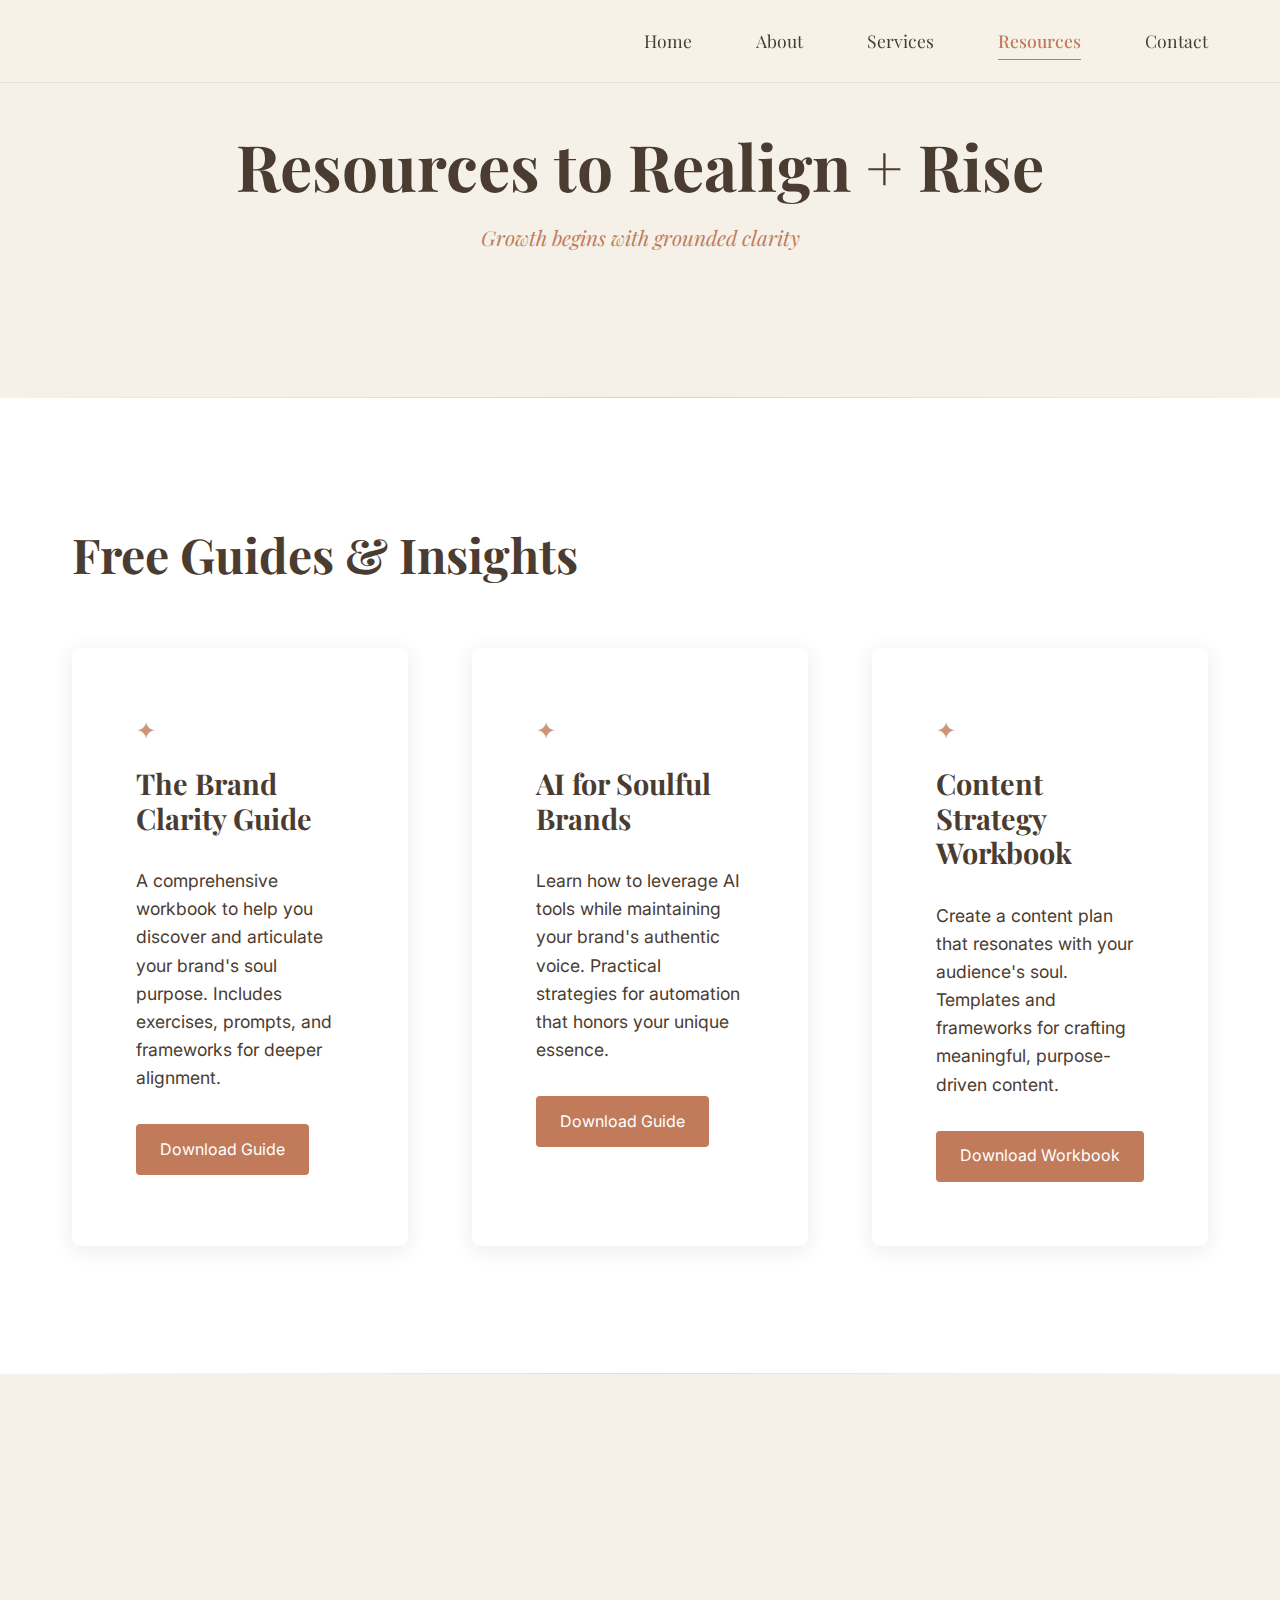
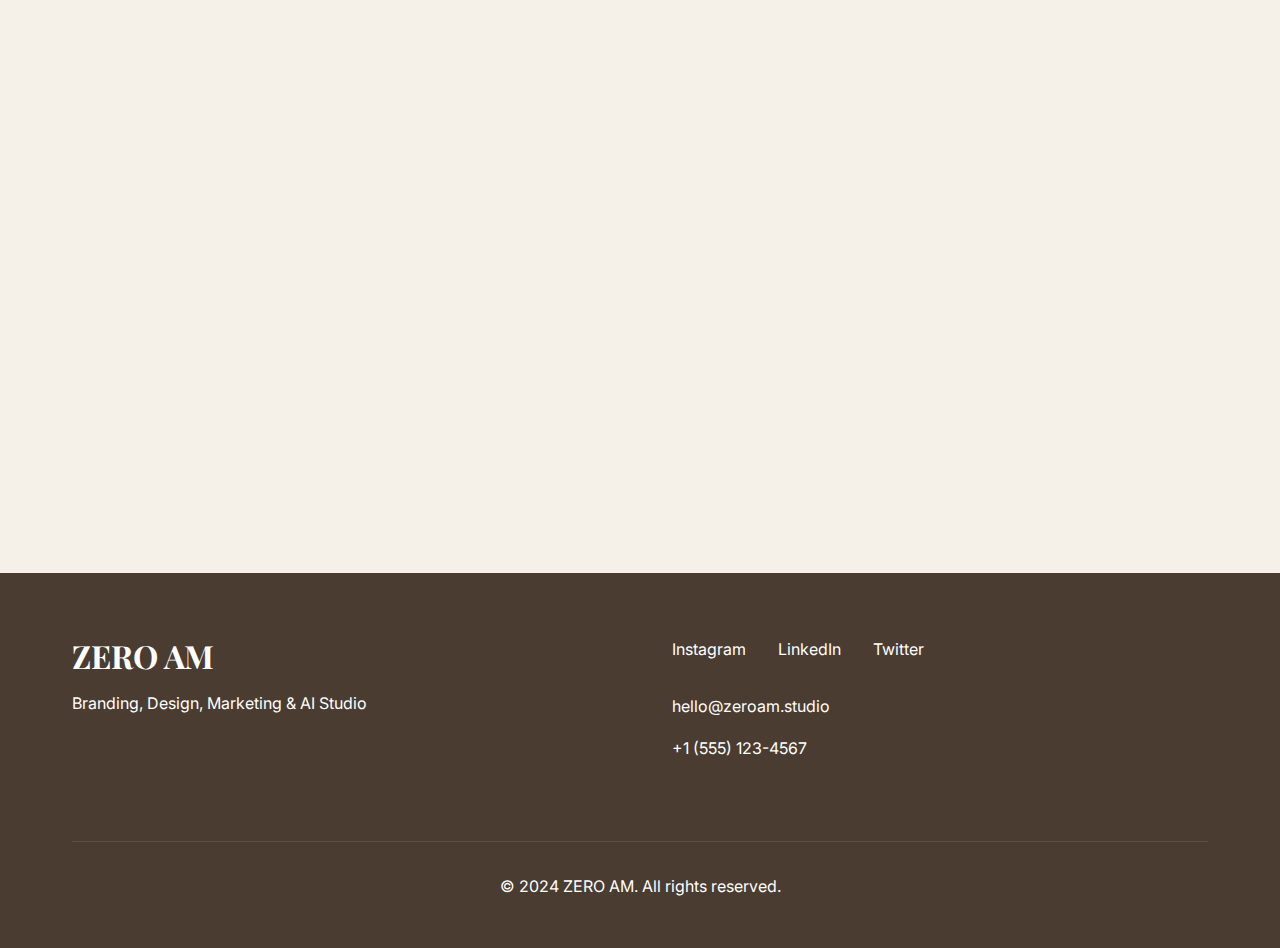
<file: resources.html>
<!DOCTYPE html>
<html lang="en">
<head>
    <meta charset="UTF-8">
    <meta name="viewport" content="width=device-width, initial-scale=1.0">
    <meta name="description" content="ZERO AM Resources - Free guides, eBooks, and insights to help you align your brand with your soul's purpose. Join our journey of growth and clarity.">
    <title>Resources | ZERO AM</title>
    <link rel="stylesheet" href="styles.css">
    <link rel="preconnect" href="https://fonts.googleapis.com">
    <link rel="preconnect" href="https://fonts.gstatic.com" crossorigin>
    <link href="https://fonts.googleapis.com/css2?family=Playfair+Display:wght@400;500;600;700&family=Inter:wght@300;400;500;600&display=swap" rel="stylesheet">
</head>
<body>
    <a href="#main-content" class="skip-link">Skip to main content</a>
    
    <header class="header" role="banner">
        <nav class="nav" role="navigation" aria-label="Main navigation">
            <a href="index.html" class="logo-link" aria-label="ZERO AM Home">
                <img src="Zeroam logo.svg" alt="ZERO AM Logo" class="logo-img fade-in-logo" height="50" />
            </a>
            <div id="mobile-menu">&#9776;</div>
            <ul id="nav-links" class="nav-links">
                <li><a href="index.html">Home</a></li>
                <li><a href="about.html">About</a></li>
                <li><a href="services.html">Services</a></li>
                <li><a href="resources.html" aria-current="page">Resources</a></li>
                <li><a href="index.html#contact">Contact</a></li>
            </ul>
        </nav>
    </header>

    <main id="main-content" role="main">
        <section class="resources-hero" aria-label="Resources hero section">
            <div class="container">
                <h1 class="resources-headline">Resources to Realign + Rise</h1>
                <p class="resources-subheadline">Growth begins with grounded clarity</p>
            </div>
        </section>

        <section class="resources-downloads" aria-labelledby="downloads-heading">
            <div class="container">
                <h2 id="downloads-heading">Free Guides & Insights</h2>
                <div class="resources-grid">
                    <article class="resource-card" aria-labelledby="brand-clarity-heading">
                        <div class="resource-icon">✦</div>
                        <h3 id="brand-clarity-heading">The Brand Clarity Guide</h3>
                        <p class="resource-description">A comprehensive workbook to help you discover and articulate your brand's soul purpose. Includes exercises, prompts, and frameworks for deeper alignment.</p>
                        <a href="#" class="download-button" aria-label="Download The Brand Clarity Guide">Download Guide</a>
                    </article>

                    <article class="resource-card" aria-labelledby="ai-automation-heading">
                        <div class="resource-icon">✦</div>
                        <h3 id="ai-automation-heading">AI for Soulful Brands</h3>
                        <p class="resource-description">Learn how to leverage AI tools while maintaining your brand's authentic voice. Practical strategies for automation that honors your unique essence.</p>
                        <a href="#" class="download-button" aria-label="Download AI for Soulful Brands">Download Guide</a>
                    </article>

                    <article class="resource-card" aria-labelledby="content-strategy-heading">
                        <div class="resource-icon">✦</div>
                        <h3 id="content-strategy-heading">Content Strategy Workbook</h3>
                        <p class="resource-description">Create a content plan that resonates with your audience's soul. Templates and frameworks for crafting meaningful, purpose-driven content.</p>
                        <a href="#" class="download-button" aria-label="Download Content Strategy Workbook">Download Workbook</a>
                    </article>
                </div>
            </div>
        </section>

        <section class="newsletter-signup" aria-labelledby="newsletter-heading">
            <div class="container">
                <div class="newsletter-content">
                    <h2 id="newsletter-heading">Join Our Journey</h2>
                    <p class="newsletter-description">Receive monthly insights, resources, and guidance to help you align your brand with your soul's purpose.</p>
                    <form class="newsletter-form" aria-label="Newsletter signup form">
                        <div class="form-group">
                            <label for="newsletter-name">Name</label>
                            <input type="text" id="newsletter-name" name="name" required aria-required="true">
                        </div>
                        <div class="form-group">
                            <label for="newsletter-email">Email</label>
                            <input type="email" id="newsletter-email" name="email" required aria-required="true">
                        </div>
                        <button type="submit" class="cta-button" aria-label="Join the journey">Join the Journey</button>
                    </form>
                </div>
            </div>
        </section>
    </main>

    <footer class="footer" role="contentinfo">
        <div class="container">
            <div class="footer-content">
                <div class="footer-brand">
                    <h3>ZERO AM</h3>
                    <p>Branding, Design, Marketing & AI Studio</p>
                </div>
                <div class="footer-links">
                    <div class="social-links" aria-label="Social media links">
                        <a href="#" aria-label="Visit our Instagram">Instagram</a>
                        <a href="#" aria-label="Visit our LinkedIn">LinkedIn</a>
                        <a href="#" aria-label="Visit our Twitter">Twitter</a>
                    </div>
                    <div class="contact-info">
                        <p>hello@zeroam.studio</p>
                        <p>+1 (555) 123-4567</p>
                    </div>
                </div>
            </div>
            <div class="footer-bottom">
                <p>&copy; 2024 ZERO AM. All rights reserved.</p>
            </div>
        </div>
    </footer>

    <script src="script.js"></script>
</body>
</html>
</file>
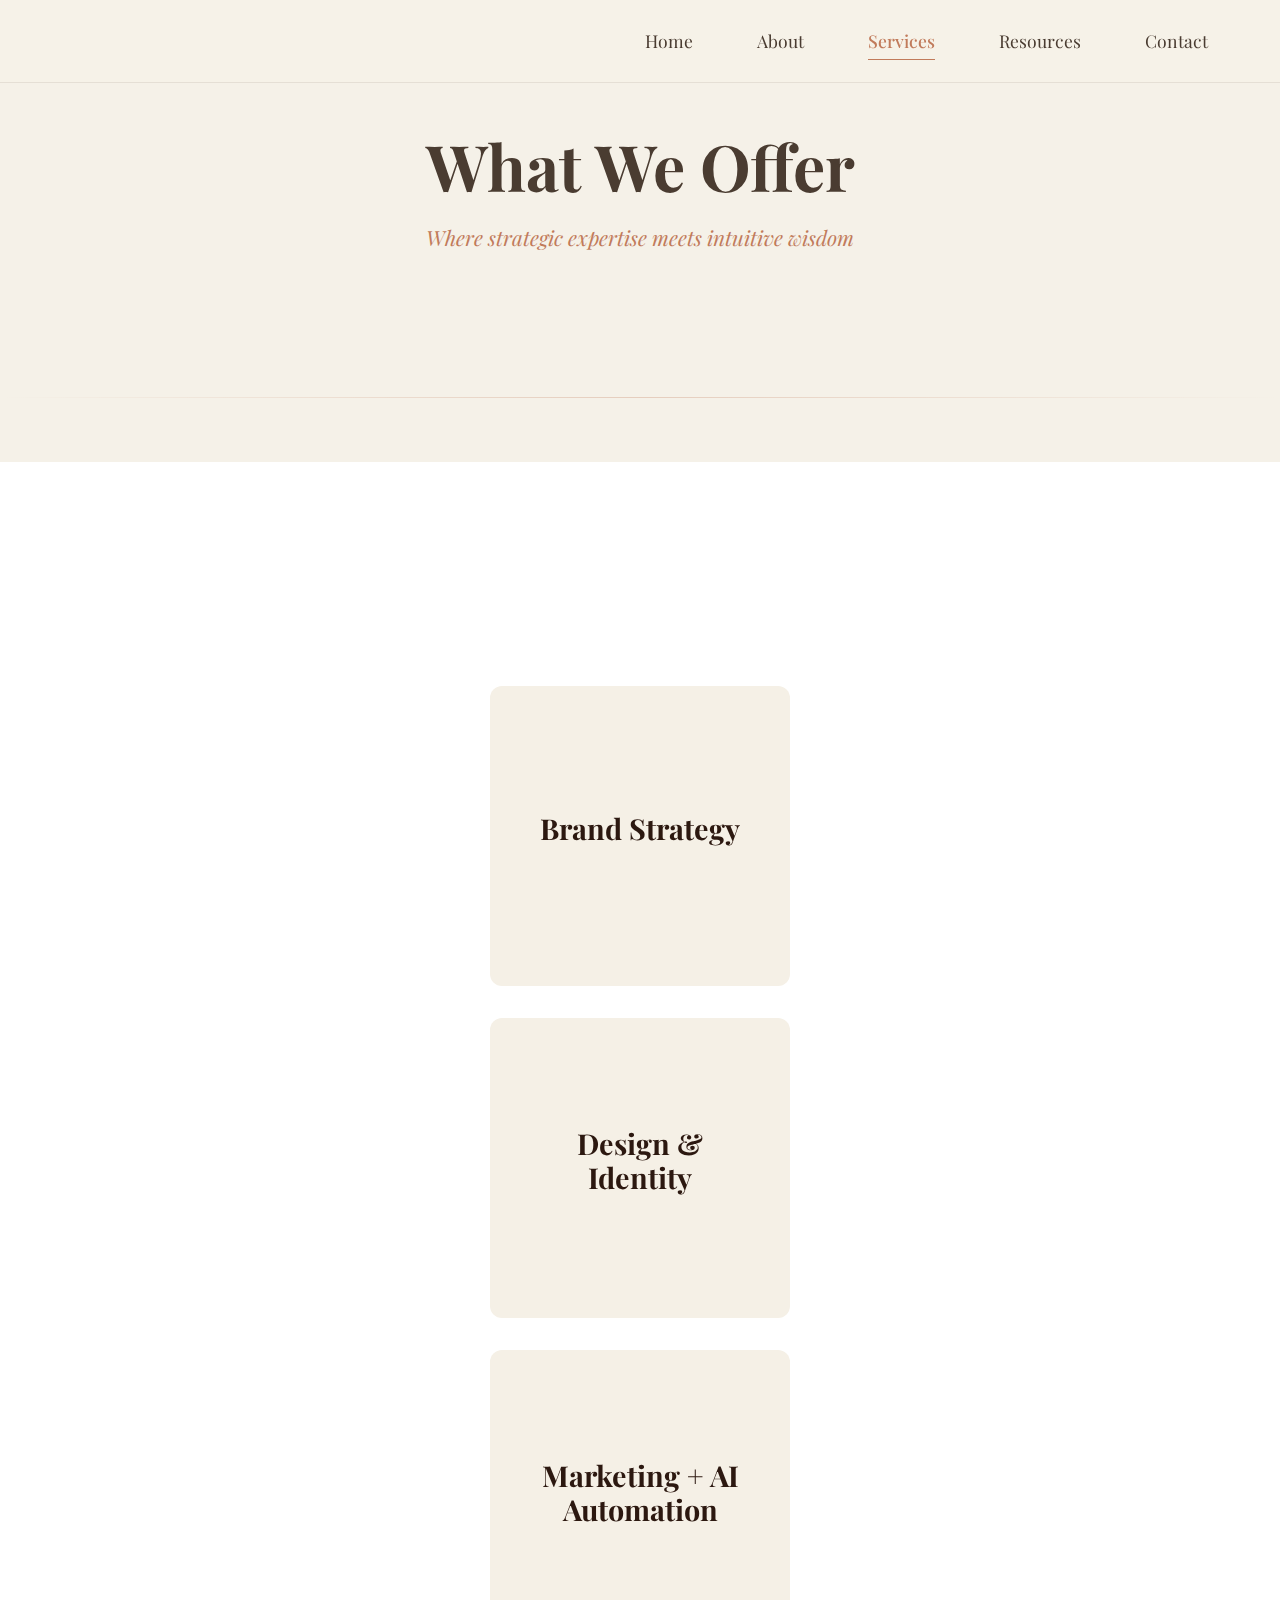
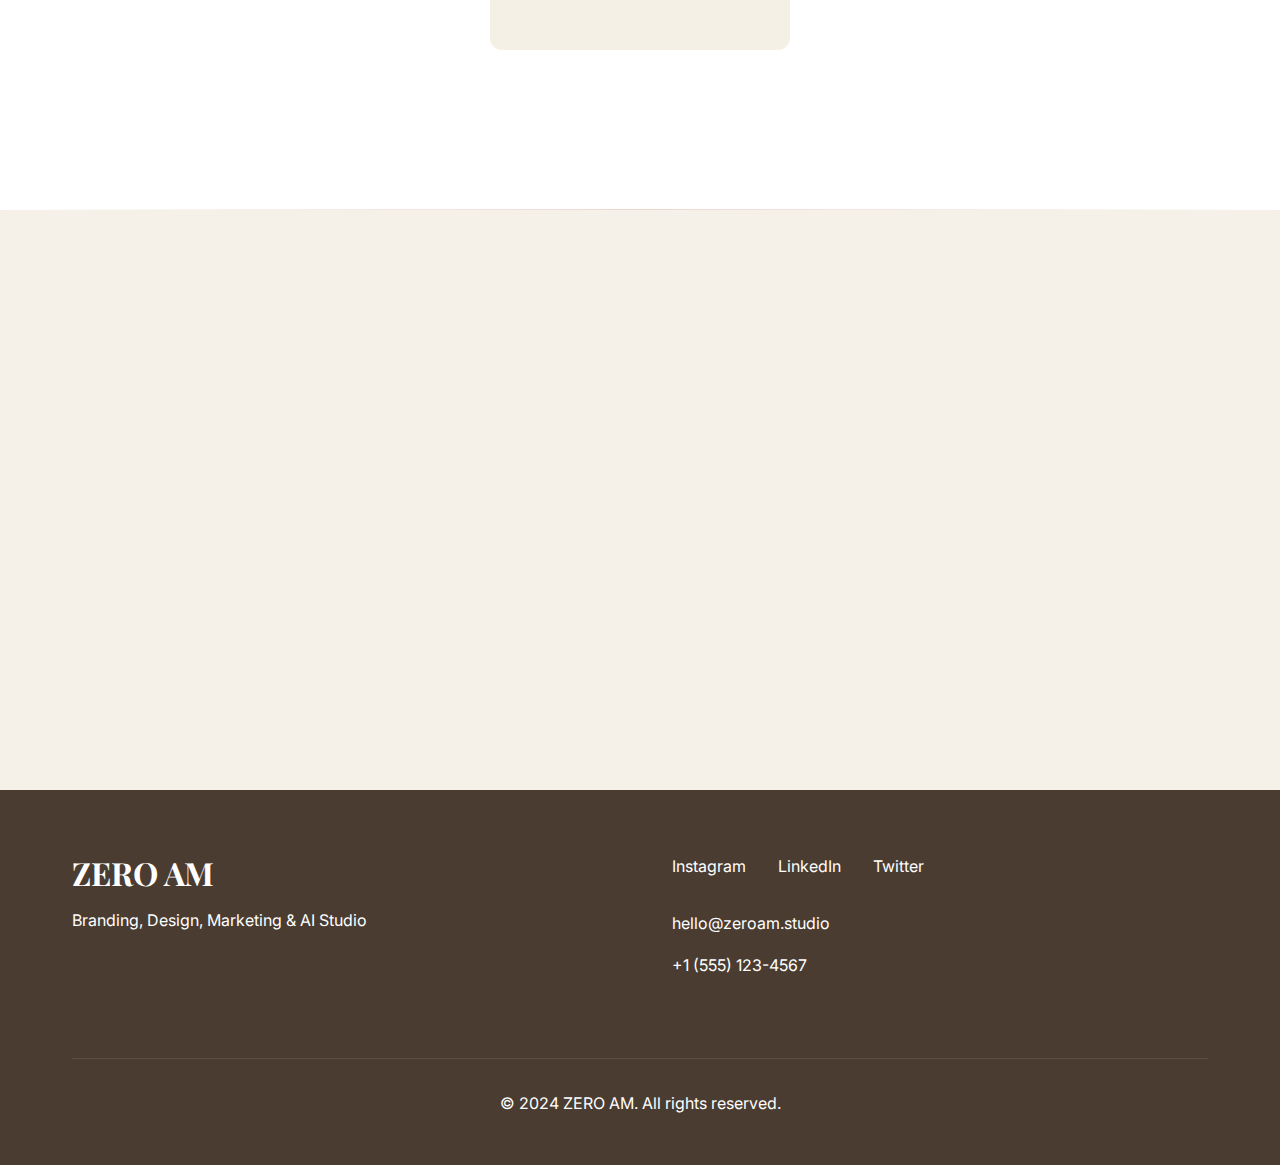
<file: services.html>
<!DOCTYPE html>
<html lang="en">
<head>
    <meta charset="UTF-8">
    <meta name="viewport" content="width=device-width, initial-scale=1.0">
    <meta name="description" content="ZERO AM Services - Brand strategy, design, marketing, and AI automation services that blend professional expertise with spiritual insight.">
    <title>Services | ZERO AM</title>
    <link rel="stylesheet" href="styles.css">
    <link rel="preconnect" href="https://fonts.googleapis.com">
    <link rel="preconnect" href="https://fonts.gstatic.com" crossorigin>
    <link href="https://fonts.googleapis.com/css2?family=Playfair+Display:wght@400;500;600;700&family=Inter:wght@300;400;500;600&display=swap" rel="stylesheet">
    <style>
        .services-content {
            display: grid;
            grid-template-columns: repeat(auto-fit, minmax(300px, 1fr));
            gap: 2rem;
            padding: 2rem 0;
        }

        .flip-card {
            background-color: transparent;
            width: 100%;
            height: 300px;
            perspective: 1000px;
        }

        .flip-card-inner {
            position: relative;
            width: 100%;
            height: 100%;
            text-align: center;
            transition: transform 0.8s;
            transform-style: preserve-3d;
        }

        .flip-card:hover .flip-card-inner {
            transform: rotateY(180deg);
        }

        .flip-card-front, .flip-card-back {
            position: absolute;
            width: 100%;
            height: 100%;
            -webkit-backface-visibility: hidden;
            backface-visibility: hidden;
            border-radius: 12px;
            padding: 2rem;
            display: flex;
            flex-direction: column;
            justify-content: center;
            align-items: center;
        }

        .flip-card-front {
            background-color: #f5f0e6;
            color: #2c1810;
        }

        .flip-card-back {
            background-color: #8b7355;
            color: white;
            transform: rotateY(180deg);
        }

        .flip-card h2 {
            font-family: 'Playfair Display', serif;
            font-size: 1.8rem;
            margin-bottom: 1rem;
        }

        .flip-card-back p {
            font-size: 1.1rem;
            line-height: 1.6;
            margin-bottom: 1.5rem;
        }

        .flip-card-back ul {
            list-style: none;
            padding: 0;
            margin: 0;
            text-align: left;
        }

        .flip-card-back li {
            margin-bottom: 0.5rem;
            position: relative;
            padding-left: 1.5rem;
        }

        .flip-card-back li:before {
            content: "✦";
            position: absolute;
            left: 0;
            color: #f5f0e6;
        }

        @media (max-width: 768px) {
            .services-content {
                grid-template-columns: 1fr;
                padding: 1rem;
            }

            .flip-card {
                height: 250px;
            }

            .flip-card h2 {
                font-size: 1.5rem;
            }

            .flip-card-back p {
                font-size: 1rem;
            }
        }
    </style>
</head>
<body>
    <a href="#main-content" class="skip-link">Skip to main content</a>
    
    <header class="header" role="banner">
        <nav class="nav" role="navigation" aria-label="Main navigation">
            <a href="index.html" class="logo-link" aria-label="ZERO AM Home">
                <img src="Zeroam logo.svg" alt="ZERO AM Logo" class="logo-img fade-in-logo" height="50" />
            </a>
            <div id="mobile-menu">&#9776;</div>
            <ul id="nav-links" class="nav-links">
                <li><a href="index.html">Home</a></li>
                <li><a href="about.html">About</a></li>
                <li><a href="services.html" aria-current="page">Services</a></li>
                <li><a href="resources.html">Resources</a></li>
                <li><a href="index.html#contact">Contact</a></li>
            </ul>
        </nav>
    </header>

    <main id="main-content" role="main">
        <section class="services-hero" aria-label="Services hero section">
            <div class="container">
                <h1 class="services-headline">What We Offer</h1>
                <p class="services-subheadline">Where strategic expertise meets intuitive wisdom</p>
            </div>
        </section>

        <section class="services-grid" aria-labelledby="services-heading">
            <div class="container">
                <div class="services-content">
                    <div class="flip-card" aria-labelledby="strategy-heading">
                        <div class="flip-card-inner">
                            <div class="flip-card-front">
                        <h2 id="strategy-heading">Brand Strategy</h2>
                            </div>
                            <div class="flip-card-back">
                                <p>We help you discover and articulate your unique position in the world, creating a brand voice that resonates with both your audience and your soul's purpose.</p>
                                <ul>
                            <li>Brand Discovery</li>
                            <li>Voice & Messaging</li>
                            <li>Positioning Strategy</li>
                            <li>Audience Alignment</li>
                        </ul>
                            </div>
                        </div>
                    </div>

                    <div class="flip-card" aria-labelledby="design-heading">
                        <div class="flip-card-inner">
                            <div class="flip-card-front">
                        <h2 id="design-heading">Design & Identity</h2>
                            </div>
                            <div class="flip-card-back">
                                <p>Transform your essence into visual language. We craft designs that not only look beautiful but carry the energy and intention of your brand's purpose.</p>
                                <ul>
                            <li>Logo & Identity</li>
                            <li>Web Design</li>
                            <li>Style Guides</li>
                            <li>Packaging Design</li>
                        </ul>
                            </div>
                        </div>
                    </div>

                    <div class="flip-card" aria-labelledby="marketing-heading">
                        <div class="flip-card-inner">
                            <div class="flip-card-front">
                        <h2 id="marketing-heading">Marketing + AI Automation</h2>
                            </div>
                            <div class="flip-card-back">
                                <p>Leverage cutting-edge technology to amplify your message while maintaining the human touch that makes your brand unique.</p>
                                <ul>
                            <li>Content Strategy</li>
                            <li>Email Marketing</li>
                            <li>AI Workflows</li>
                            <li>SEO & Analytics</li>
                        </ul>
                            </div>
                        </div>
                    </div>
                </div>
            </div>
        </section>

        <section class="spiritual-services" aria-labelledby="spiritual-heading">
            <div class="container">
                <div class="spiritual-content">
                    <h2 id="spiritual-heading">Founder Clarity Sessions</h2>
                    <p class="spiritual-description">As part of our brand strategy work, we offer optional Jyotish readings to help founders align their business vision with their personal dharma. These sessions provide deep insights into timing, purpose, and potential, helping you make decisions from a place of clarity and alignment.</p>
                    <button class="cta-button" aria-label="Book a clarity call">Book a Clarity Call to Begin</button>
                </div>
            </div>
        </section>
    </main>

    <footer class="footer" role="contentinfo">
        <div class="container">
            <div class="footer-content">
                <div class="footer-brand">
                    <h3>ZERO AM</h3>
                    <p>Branding, Design, Marketing & AI Studio</p>
                </div>
                <div class="footer-links">
                    <div class="social-links" aria-label="Social media links">
                        <a href="#" aria-label="Visit our Instagram">Instagram</a>
                        <a href="#" aria-label="Visit our LinkedIn">LinkedIn</a>
                        <a href="#" aria-label="Visit our Twitter">Twitter</a>
                    </div>
                    <div class="contact-info">
                        <p>hello@zeroam.studio</p>
                        <p>+1 (555) 123-4567</p>
                    </div>
                </div>
            </div>
            <div class="footer-bottom">
                <p>&copy; 2024 ZERO AM. All rights reserved.</p>
            </div>
        </div>
    </footer>

    <script src="script.js"></script>
</body>
</html>
</file>
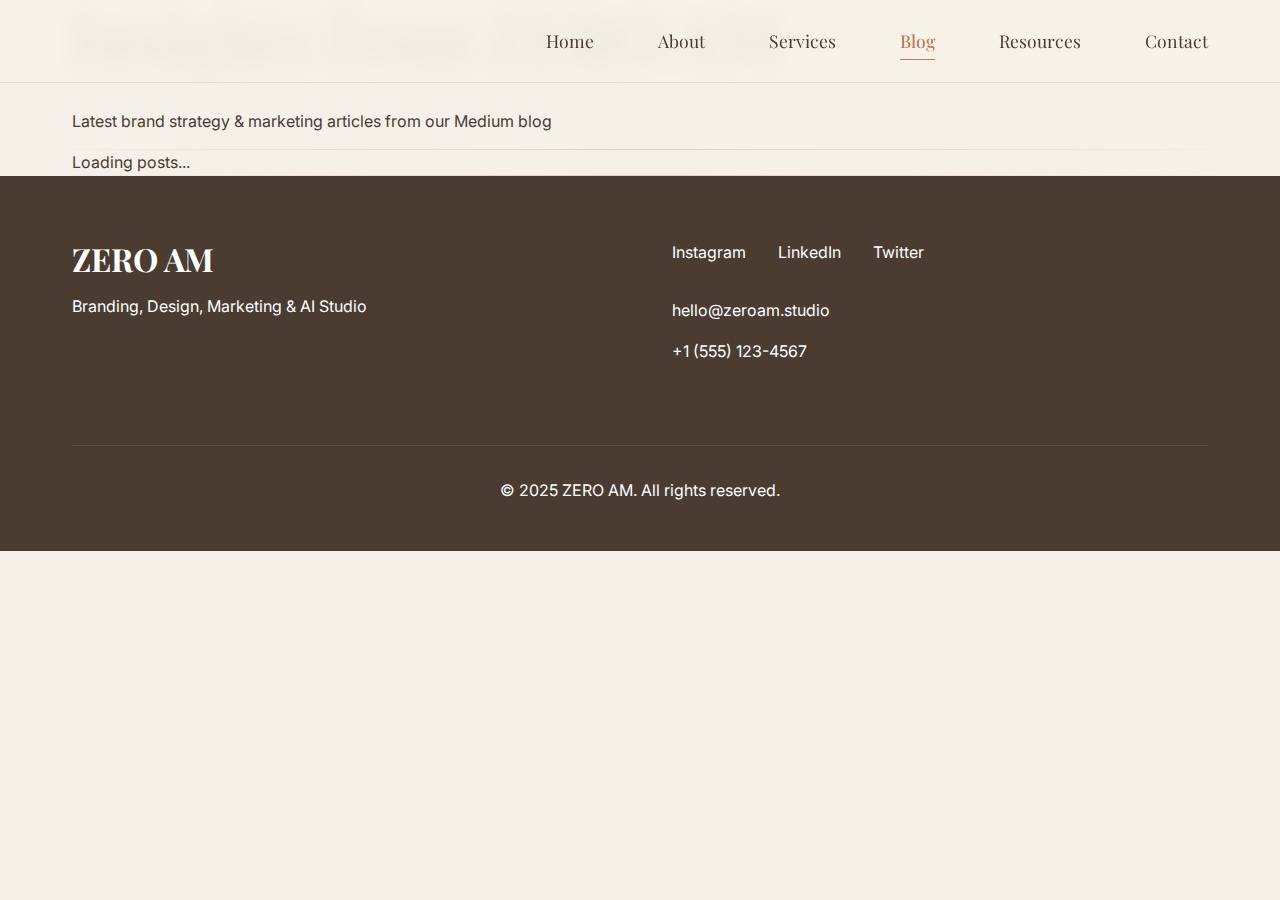
<file: ZEO AM WEBSITE/blog.html>
<!DOCTYPE html>
<html lang="en">
<head>
  <meta charset="UTF-8" />
  <meta name="viewport" content="width=device-width, initial-scale=1.0" />
  <meta name="description" content="ZERO AM Blog - Latest brand strategy & marketing articles from our Medium blog." />
  <meta property="og:title" content="Insights from ZERO AM" />
  <meta property="og:description" content="Latest brand strategy & marketing articles from our Medium blog." />
  <meta property="og:type" content="website" />
  <meta property="og:url" content="https://zeroam.studio/blog" />
  <title>Insights from ZERO AM | Blog</title>
  <link rel="stylesheet" href="styles.css" />
  <link rel="preconnect" href="https://fonts.googleapis.com" />
  <link rel="preconnect" href="https://fonts.gstatic.com" crossorigin />
  <link href="https://fonts.googleapis.com/css2?family=Playfair+Display:wght@400;500;600;700&family=Inter:wght@300;400;500;600&display=swap" rel="stylesheet" />
</head>
<body>
  <a href="#main-content" class="skip-link">Skip to main content</a>
  <header class="header" role="banner">
    <nav class="nav" role="navigation" aria-label="Main navigation">
      <a href="index.html" class="logo-link" aria-label="ZERO AM Home">
        <img src="Zeroam logo.svg" alt="ZERO AM Logo" class="logo-img fade-in-logo" height="50" />
      </a>
      <ul class="nav-links">
        <li><a href="index.html">Home</a></li>
        <li><a href="about.html">About</a></li>
        <li><a href="services.html">Services</a></li>
        <li><a href="blog.html" aria-current="page">Blog</a></li>
        <li><a href="resources.html">Resources</a></li>
        <li><a href="index.html#contact">Contact</a></li>
      </ul>
    </nav>
  </header>
  <main id="main-content" role="main">
    <section class="blog-hero" aria-label="Blog hero section">
      <div class="container">
        <h1>Insights from ZERO AM</h1>
        <p>Latest brand strategy & marketing articles from our Medium blog</p>
      </div>
    </section>
    <section class="blog-grid-section" aria-label="Blog posts">
      <div class="container">
        <!-- Loader shown by default, replaced by posts or error by script.js -->
        <div id="blog-posts">
          <div class="loading-spinner">
            <div class="spinner" role="status" aria-hidden="true"></div>
            <div class="loading-text">Loading posts...</div>
          </div>
        </div>
      </div>
    </section>
  </main>
  <footer class="footer" role="contentinfo">
    <div class="container">
      <div class="footer-content">
        <div class="footer-brand">
          <h3>ZERO AM</h3>
          <p>Branding, Design, Marketing & AI Studio</p>
        </div>
        <div class="footer-links">
          <div class="social-links" aria-label="Social media links">
            <a href="#">Instagram</a>
            <a href="#">LinkedIn</a>
            <a href="#">Twitter</a>
          </div>
          <div class="contact-info">
            <p>hello@zeroam.studio</p>
            <p>+1 (555) 123-4567</p>
          </div>
        </div>
      </div>
      <div class="footer-bottom">
        <p>&copy; 2025 ZERO AM. All rights reserved.</p>
      </div>
    </div>
  </footer>
  <script src="script.js"></script>
</body>
</html>
</file>
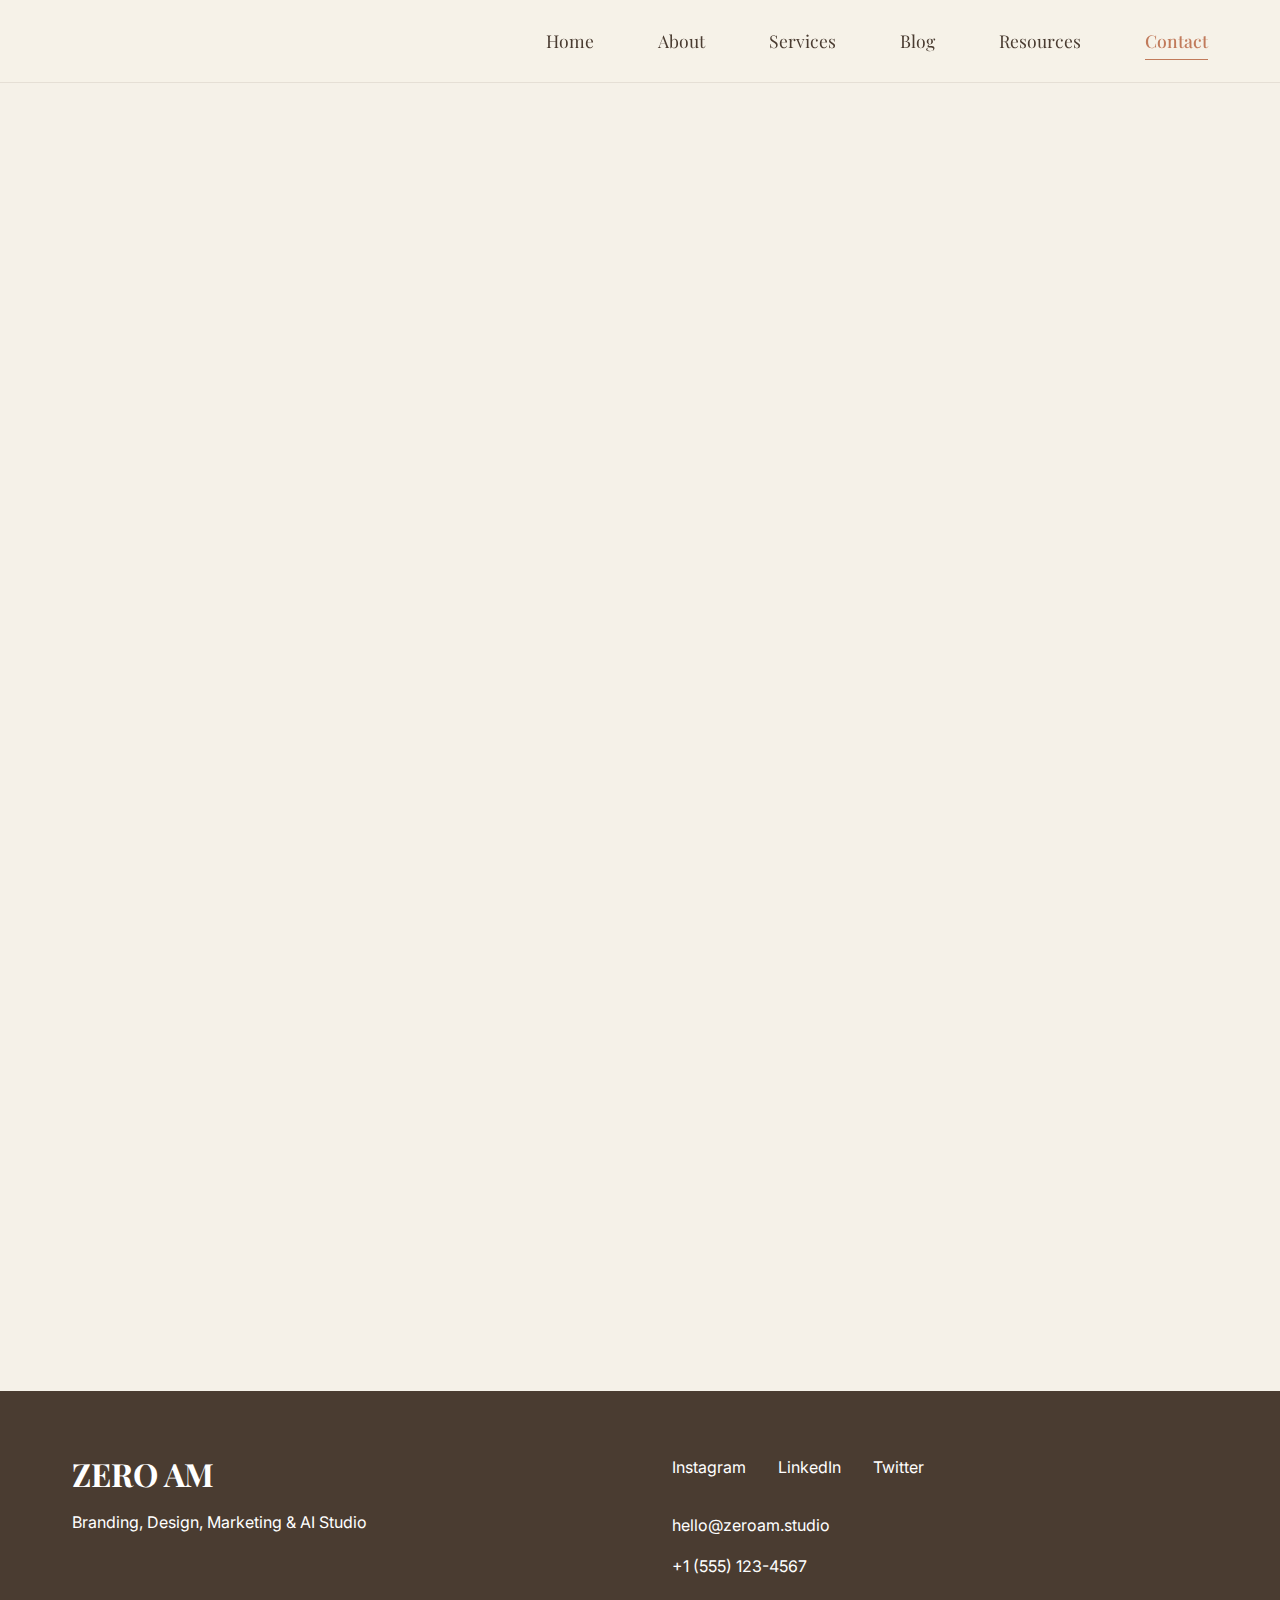
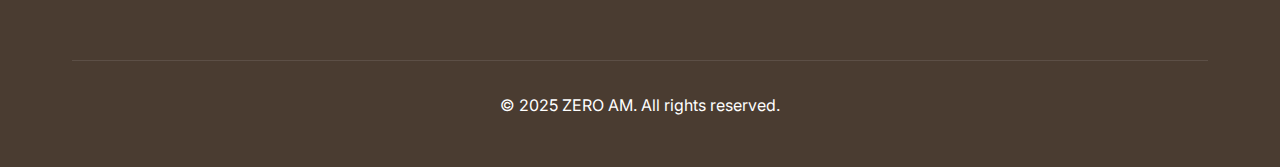
<file: ZEO AM WEBSITE/contact.html>
<!DOCTYPE html>
<html lang="en">
<head>
  <meta charset="UTF-8">
  <meta name="viewport" content="width=device-width, initial-scale=1.0">
  <title>Contact | ZERO AM</title>
  <meta name="description" content="Contact ZERO AM - Reach out for branding, design, and marketing inquiries.">
  <link rel="stylesheet" href="styles.css">
  <link rel="preconnect" href="https://fonts.googleapis.com">
  <link rel="preconnect" href="https://fonts.gstatic.com" crossorigin>
  <link href="https://fonts.googleapis.com/css2?family=Playfair+Display:wght@400;500;600;700&family=Inter:wght@300;400;500;600&display=swap" rel="stylesheet">
</head>
<body>
  <a href="#main-content" class="skip-link">Skip to main content</a>
  <header class="header" role="banner">
    <nav class="nav" role="navigation" aria-label="Main navigation">
      <a href="index.html" class="logo-link" aria-label="ZERO AM Home">
        <img src="Zeroam logo.svg" alt="ZERO AM Logo" class="logo-img fade-in-logo" height="50" />
      </a>
      <button class="mobile-menu-btn" aria-label="Toggle mobile menu" aria-expanded="false">
        <span></span>
        <span></span>
        <span></span>
      </button>
      <ul class="nav-links">
        <li><a href="index.html">Home</a></li>
        <li><a href="about.html">About</a></li>
        <li><a href="services.html">Services</a></li>
        <li><a href="blog.html">Blog</a></li>
        <li><a href="resources.html">Resources</a></li>
        <li><a href="contact.html" aria-current="page">Contact</a></li>
      </ul>
    </nav>
  </header>
  <main id="main-content" role="main">
    <section class="contact-hero" aria-label="Contact hero section">
      <div class="container">
        <h1>Contact ZERO AM</h1>
        <p>We'd love to hear from you. Reach out for project inquiries, collaborations, or just to say hello.</p>
      </div>
    </section>
    <section class="contact-section" aria-label="Contact form section">
      <div class="container">
        <form class="contact-form" aria-label="Contact form" autocomplete="off" novalidate>
          <div class="form-group">
            <label for="name">Name</label>
            <input type="text" id="name" name="name" required aria-required="true" placeholder="Your Name">
          </div>
          <div class="form-group">
            <label for="email">Email</label>
            <input type="email" id="email" name="email" required aria-required="true" placeholder="you@email.com">
          </div>
          <div class="form-group">
            <label for="message">Message</label>
            <textarea id="message" name="message" required aria-required="true" placeholder="How can we help you?"></textarea>
          </div>
          <button type="submit" class="submit-button" aria-label="Send message">Send Message</button>
          <div id="form-message" class="form-message" aria-live="polite"></div>
        </form>
        <div class="contact-info-block">
          <h2>Business Contact</h2>
          <p>Email: <a href="mailto:hello@zeroam.studio">hello@zeroam.studio</a></p>
          <p>Phone: <a href="tel:+15551234567">+1 (555) 123-4567</a></p>
        </div>
        <div class="business-address">
          <h2>Our Address</h2>
          <p>123 Creative Lane, Halifax, NS</p>
        </div>
        <div class="map-embed" style="margin:2rem 0;max-width:100%;border-radius:12px;overflow:hidden;box-shadow:0 2px 16px rgba(74,60,49,0.07);">
          <iframe src="https://www.google.com/maps?q=123+Creative+Lane,+Halifax,+NS&output=embed" width="100%" height="280" style="border:0;" allowfullscreen="" loading="lazy" referrerpolicy="no-referrer-when-downgrade" title="ZERO AM Location"></iframe>
        </div>
      </div>
    </section>
    <section class="contact-social" aria-label="Social media links">
      <div class="container">
        <ul class="social-icons">
          <li><a href="#" aria-label="Instagram" class="social-icon instagram"><svg width="28" height="28" fill="none" viewBox="0 0 28 28"><circle cx="14" cy="14" r="12" stroke="#8b7355" stroke-width="2"/><rect x="9" y="9" width="10" height="10" rx="5" stroke="#8b7355" stroke-width="2"/><circle cx="19.5" cy="8.5" r="1.5" fill="#8b7355"/></svg></a></li>
          <li><a href="#" aria-label="LinkedIn" class="social-icon linkedin"><svg width="28" height="28" fill="none" viewBox="0 0 28 28"><circle cx="14" cy="14" r="12" stroke="#8b7355" stroke-width="2"/><rect x="8" y="12" width="2" height="6" rx="1" fill="#8b7355"/><rect x="13" y="12" width="2" height="6" rx="1" fill="#8b7355"/><circle cx="9" cy="10" r="1" fill="#8b7355"/><rect x="16" y="12" width="2" height="3" rx="1" fill="#8b7355"/><rect x="16" y="16" width="2" height="2" rx="1" fill="#8b7355"/></svg></a></li>
          <li><a href="#" aria-label="Twitter" class="social-icon twitter"><svg width="28" height="28" fill="none" viewBox="0 0 28 28"><circle cx="14" cy="14" r="12" stroke="#8b7355" stroke-width="2"/><path d="M9 17c6 0 9-5 9-9v-.5A6.5 6.5 0 0 0 20 6a6.5 6.5 0 0 1-1.89.52A3.28 3.28 0 0 0 19.44 5c-.64.38-1.35.65-2.1.8A3.28 3.28 0 0 0 14 5c-1.81 0-3.28 1.47-3.28 3.28 0 .26.03.52.08.76A9.32 9.32 0 0 1 6 5.48a3.28 3.28 0 0 0 1.02 4.37A3.23 3.23 0 0 1 6.64 9v.04c0 1.58 1.12 2.9 2.62 3.2-.27.07-.56.11-.86.11-.21 0-.41-.02-.61-.06.41 1.28 1.6 2.21 3.01 2.24A6.58 6.58 0 0 1 6 17.02c-.39 0-.77-.02-1.15-.07A9.29 9.29 0 0 0 9 18.5c6 0 9-5 9-9v-.5A6.5 6.5 0 0 0 20 6a6.5 6.5 0 0 1-1.89.52A3.28 3.28 0 0 0 19.44 5c-.64.38-1.35.65-2.1.8A3.28 3.28 0 0 0 14 5c-1.81 0-3.28 1.47-3.28 3.28 0 .26.03.52.08.76A9.32 9.32 0 0 1 6 5.48a3.28 3.28 0 0 0 1.02 4.37A3.23 3.23 0 0 1 6.64 9v.04c0 1.58 1.12 2.9 2.62 3.2-.27.07-.56.11-.86.11-.21 0-.41-.02-.61-.06.41 1.28 1.6 2.21 3.01 2.24A6.58 6.58 0 0 1 6 17.02c-.39 0-.77-.02-1.15-.07A9.29 9.29 0 0 0 9 18.5z" fill="#8b7355"/></svg></a></li>
        </ul>
      </div>
    </section>
  </main>
  <footer class="footer" role="contentinfo">
    <div class="container">
      <div class="footer-content">
        <div class="footer-brand">
          <h3>ZERO AM</h3>
          <p>Branding, Design, Marketing & AI Studio</p>
        </div>
        <div class="footer-links">
          <div class="social-links" aria-label="Social media links">
            <a href="#">Instagram</a>
            <a href="#">LinkedIn</a>
            <a href="#">Twitter</a>
          </div>
          <div class="contact-info">
            <p>hello@zeroam.studio</p>
            <p>+1 (555) 123-4567</p>
          </div>
        </div>
      </div>
      <div class="footer-bottom">
        <p>&copy; 2025 ZERO AM. All rights reserved.</p>
      </div>
    </div>
  </footer>
  <script>
    // Mobile menu functionality
    const mobileMenuBtn = document.querySelector('.mobile-menu-btn');
    const navLinks = document.querySelector('.nav-links');
    const body = document.body;

    mobileMenuBtn.addEventListener('click', () => {
      const isExpanded = mobileMenuBtn.getAttribute('aria-expanded') === 'true';
      mobileMenuBtn.setAttribute('aria-expanded', !isExpanded);
      navLinks.classList.toggle('active');
      mobileMenuBtn.classList.toggle('active');
      body.style.overflow = isExpanded ? '' : 'hidden';
    });

    // Close mobile menu when clicking outside
    document.addEventListener('click', (e) => {
      if (!e.target.closest('.nav') && navLinks.classList.contains('active')) {
        mobileMenuBtn.setAttribute('aria-expanded', 'false');
        navLinks.classList.remove('active');
        mobileMenuBtn.classList.remove('active');
        body.style.overflow = '';
      }
    });

    // Close mobile menu when clicking a link
    document.querySelectorAll('.nav-links a').forEach(link => {
      link.addEventListener('click', () => {
        if (navLinks.classList.contains('active')) {
          mobileMenuBtn.setAttribute('aria-expanded', 'false');
          navLinks.classList.remove('active');
          mobileMenuBtn.classList.remove('active');
          body.style.overflow = '';
        }
      });
    });

    // Minimal client-side validation for the contact form
    document.querySelector('.contact-form').addEventListener('submit', function(e) {
      e.preventDefault();
      const name = document.getElementById('name').value.trim();
      const email = document.getElementById('email').value.trim();
      const message = document.getElementById('message').value.trim();
      const formMsg = document.getElementById('form-message');
      if (!name || !email || !message) {
        formMsg.textContent = 'Please fill in all fields.';
        formMsg.style.color = '#C17B5B';
        return;
      }
      if (!/^[^@\s]+@[^@\s]+\.[^@\s]+$/.test(email)) {
        formMsg.textContent = 'Please enter a valid email address.';
        formMsg.style.color = '#C17B5B';
        return;
      }
      formMsg.textContent = 'Thank you for reaching out! We will get back to you soon.';
      formMsg.style.color = '#9CAF88';
      this.reset();
    });
  </script>
</body>
</html>
</file>
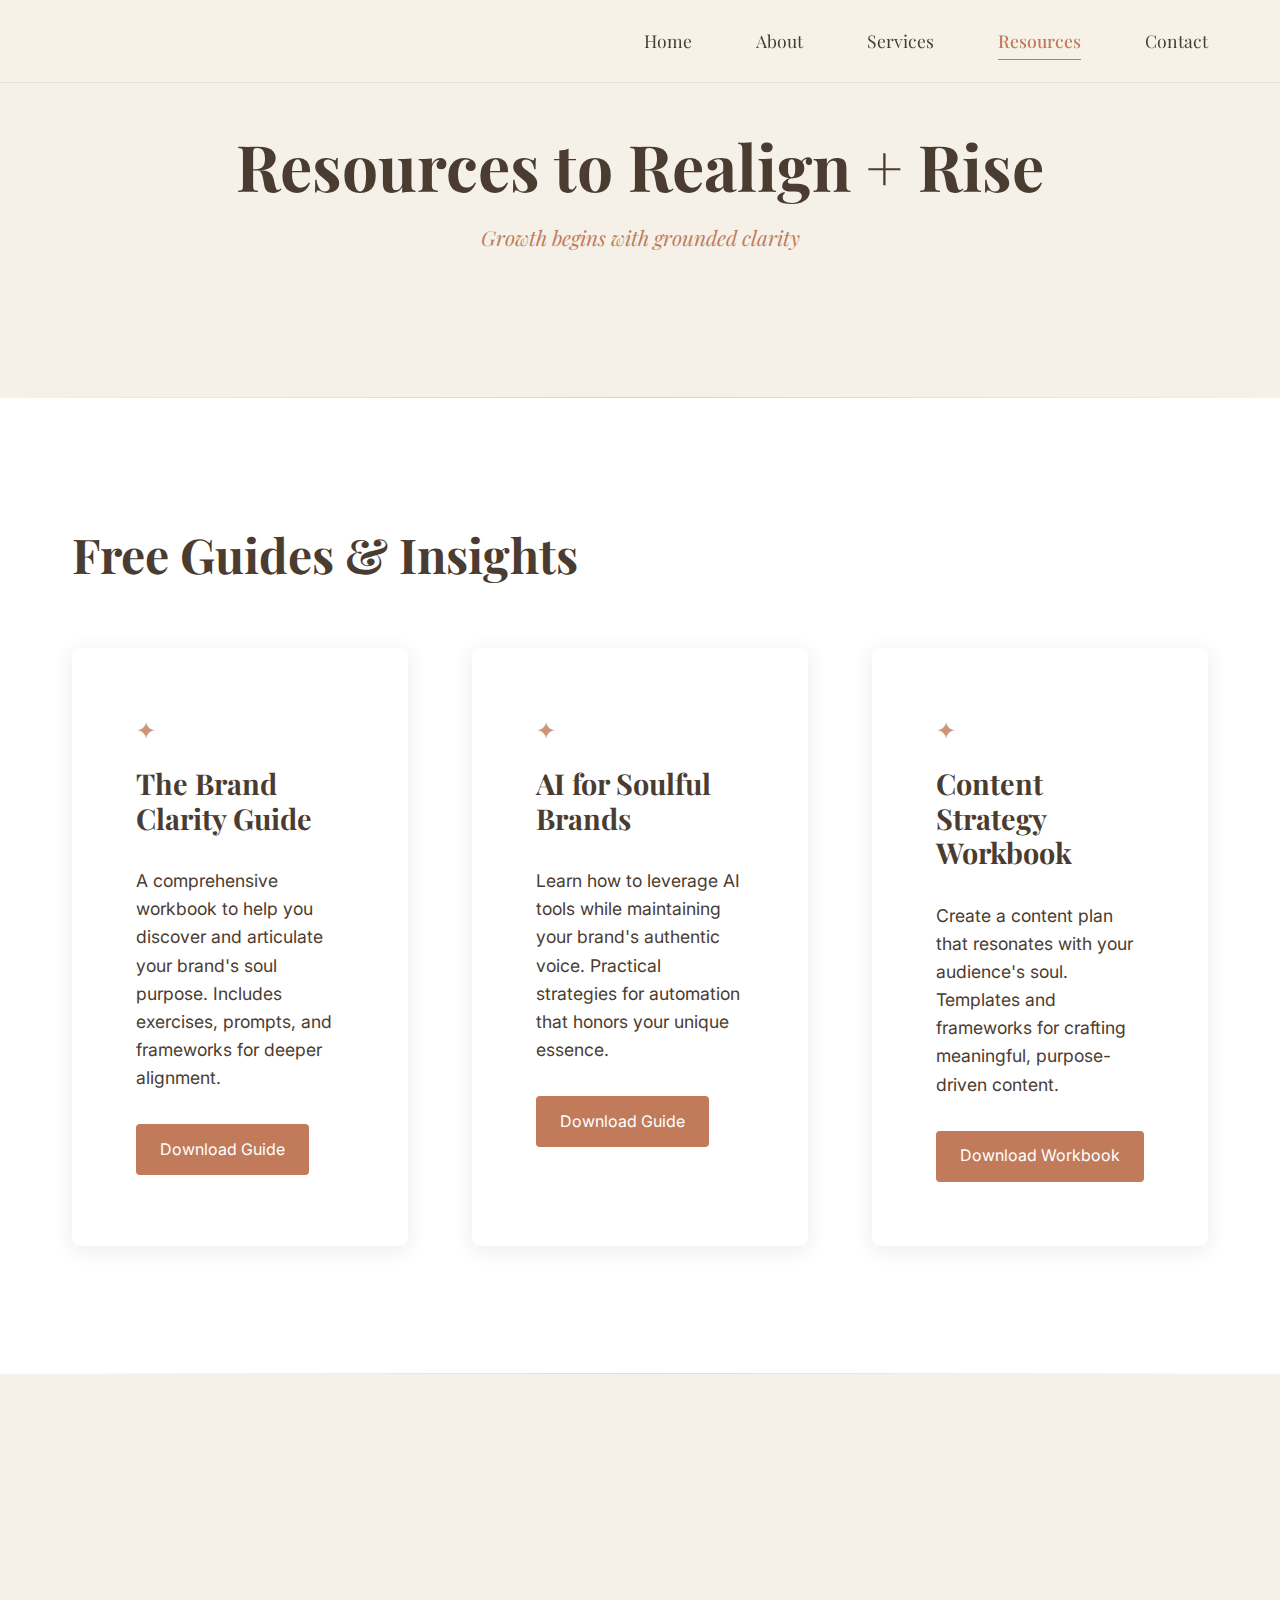
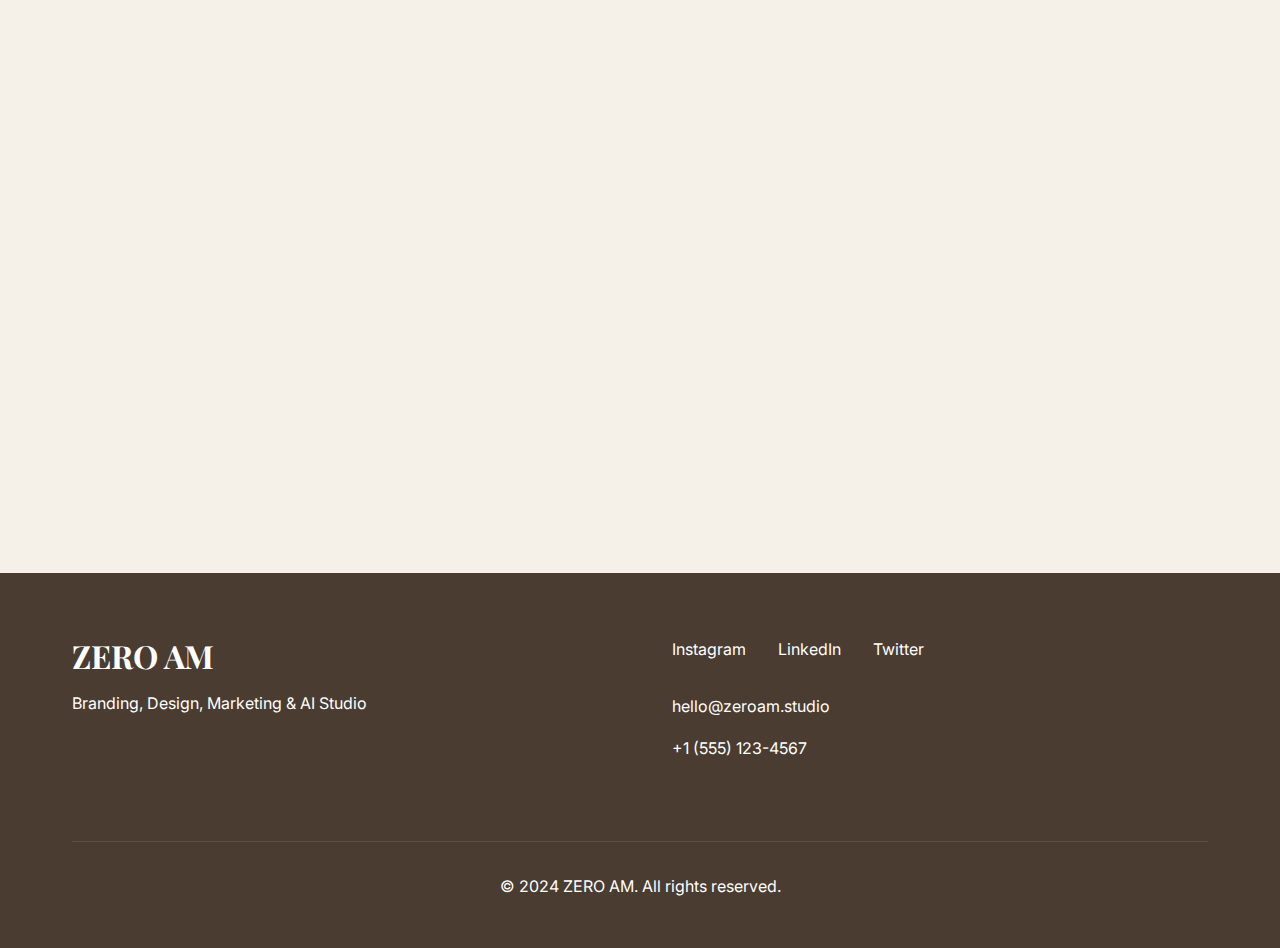
<file: ZEO AM WEBSITE/resources.html>
<!DOCTYPE html>
<html lang="en">
<head>
    <meta charset="UTF-8">
    <meta name="viewport" content="width=device-width, initial-scale=1.0">
    <meta name="description" content="ZERO AM Resources - Free guides, eBooks, and insights to help you align your brand with your soul's purpose. Join our journey of growth and clarity.">
    <title>Resources | ZERO AM</title>
    <link rel="stylesheet" href="styles.css">
    <link rel="preconnect" href="https://fonts.googleapis.com">
    <link rel="preconnect" href="https://fonts.gstatic.com" crossorigin>
    <link href="https://fonts.googleapis.com/css2?family=Playfair+Display:wght@400;500;600;700&family=Inter:wght@300;400;500;600&display=swap" rel="stylesheet">
</head>
<body>
    <a href="#main-content" class="skip-link">Skip to main content</a>
    
    <header class="header" role="banner">
        <nav class="nav" role="navigation" aria-label="Main navigation">
            <a href="index.html" class="logo-link" aria-label="ZERO AM Home">
                <img src="Zeroam logo.svg" alt="ZERO AM Logo" class="logo-img fade-in-logo" height="50" />
            </a>
            <ul class="nav-links">
                <li><a href="index.html">Home</a></li>
                <li><a href="about.html">About</a></li>
                <li><a href="services.html">Services</a></li>
                <li><a href="resources.html" aria-current="page">Resources</a></li>
                <li><a href="index.html#contact">Contact</a></li>
            </ul>
        </nav>
    </header>

    <main id="main-content" role="main">
        <section class="resources-hero" aria-label="Resources hero section">
            <div class="container">
                <h1 class="resources-headline">Resources to Realign + Rise</h1>
                <p class="resources-subheadline">Growth begins with grounded clarity</p>
            </div>
        </section>

        <section class="resources-downloads" aria-labelledby="downloads-heading">
            <div class="container">
                <h2 id="downloads-heading">Free Guides & Insights</h2>
                <div class="resources-grid">
                    <article class="resource-card" aria-labelledby="brand-clarity-heading">
                        <div class="resource-icon">✦</div>
                        <h3 id="brand-clarity-heading">The Brand Clarity Guide</h3>
                        <p class="resource-description">A comprehensive workbook to help you discover and articulate your brand's soul purpose. Includes exercises, prompts, and frameworks for deeper alignment.</p>
                        <a href="#" class="download-button" aria-label="Download The Brand Clarity Guide">Download Guide</a>
                    </article>

                    <article class="resource-card" aria-labelledby="ai-automation-heading">
                        <div class="resource-icon">✦</div>
                        <h3 id="ai-automation-heading">AI for Soulful Brands</h3>
                        <p class="resource-description">Learn how to leverage AI tools while maintaining your brand's authentic voice. Practical strategies for automation that honors your unique essence.</p>
                        <a href="#" class="download-button" aria-label="Download AI for Soulful Brands">Download Guide</a>
                    </article>

                    <article class="resource-card" aria-labelledby="content-strategy-heading">
                        <div class="resource-icon">✦</div>
                        <h3 id="content-strategy-heading">Content Strategy Workbook</h3>
                        <p class="resource-description">Create a content plan that resonates with your audience's soul. Templates and frameworks for crafting meaningful, purpose-driven content.</p>
                        <a href="#" class="download-button" aria-label="Download Content Strategy Workbook">Download Workbook</a>
                    </article>
                </div>
            </div>
        </section>

        <section class="newsletter-signup" aria-labelledby="newsletter-heading">
            <div class="container">
                <div class="newsletter-content">
                    <h2 id="newsletter-heading">Join Our Journey</h2>
                    <p class="newsletter-description">Receive monthly insights, resources, and guidance to help you align your brand with your soul's purpose.</p>
                    <form class="newsletter-form" aria-label="Newsletter signup form">
                        <div class="form-group">
                            <label for="newsletter-name">Name</label>
                            <input type="text" id="newsletter-name" name="name" required aria-required="true">
                        </div>
                        <div class="form-group">
                            <label for="newsletter-email">Email</label>
                            <input type="email" id="newsletter-email" name="email" required aria-required="true">
                        </div>
                        <button type="submit" class="cta-button" aria-label="Join the journey">Join the Journey</button>
                    </form>
                </div>
            </div>
        </section>
    </main>

    <footer class="footer" role="contentinfo">
        <div class="container">
            <div class="footer-content">
                <div class="footer-brand">
                    <h3>ZERO AM</h3>
                    <p>Branding, Design, Marketing & AI Studio</p>
                </div>
                <div class="footer-links">
                    <div class="social-links" aria-label="Social media links">
                        <a href="#" aria-label="Visit our Instagram">Instagram</a>
                        <a href="#" aria-label="Visit our LinkedIn">LinkedIn</a>
                        <a href="#" aria-label="Visit our Twitter">Twitter</a>
                    </div>
                    <div class="contact-info">
                        <p>hello@zeroam.studio</p>
                        <p>+1 (555) 123-4567</p>
                    </div>
                </div>
            </div>
            <div class="footer-bottom">
                <p>&copy; 2024 ZERO AM. All rights reserved.</p>
            </div>
        </div>
    </footer>

    <script src="script.js"></script>
</body>
</html>
</file>
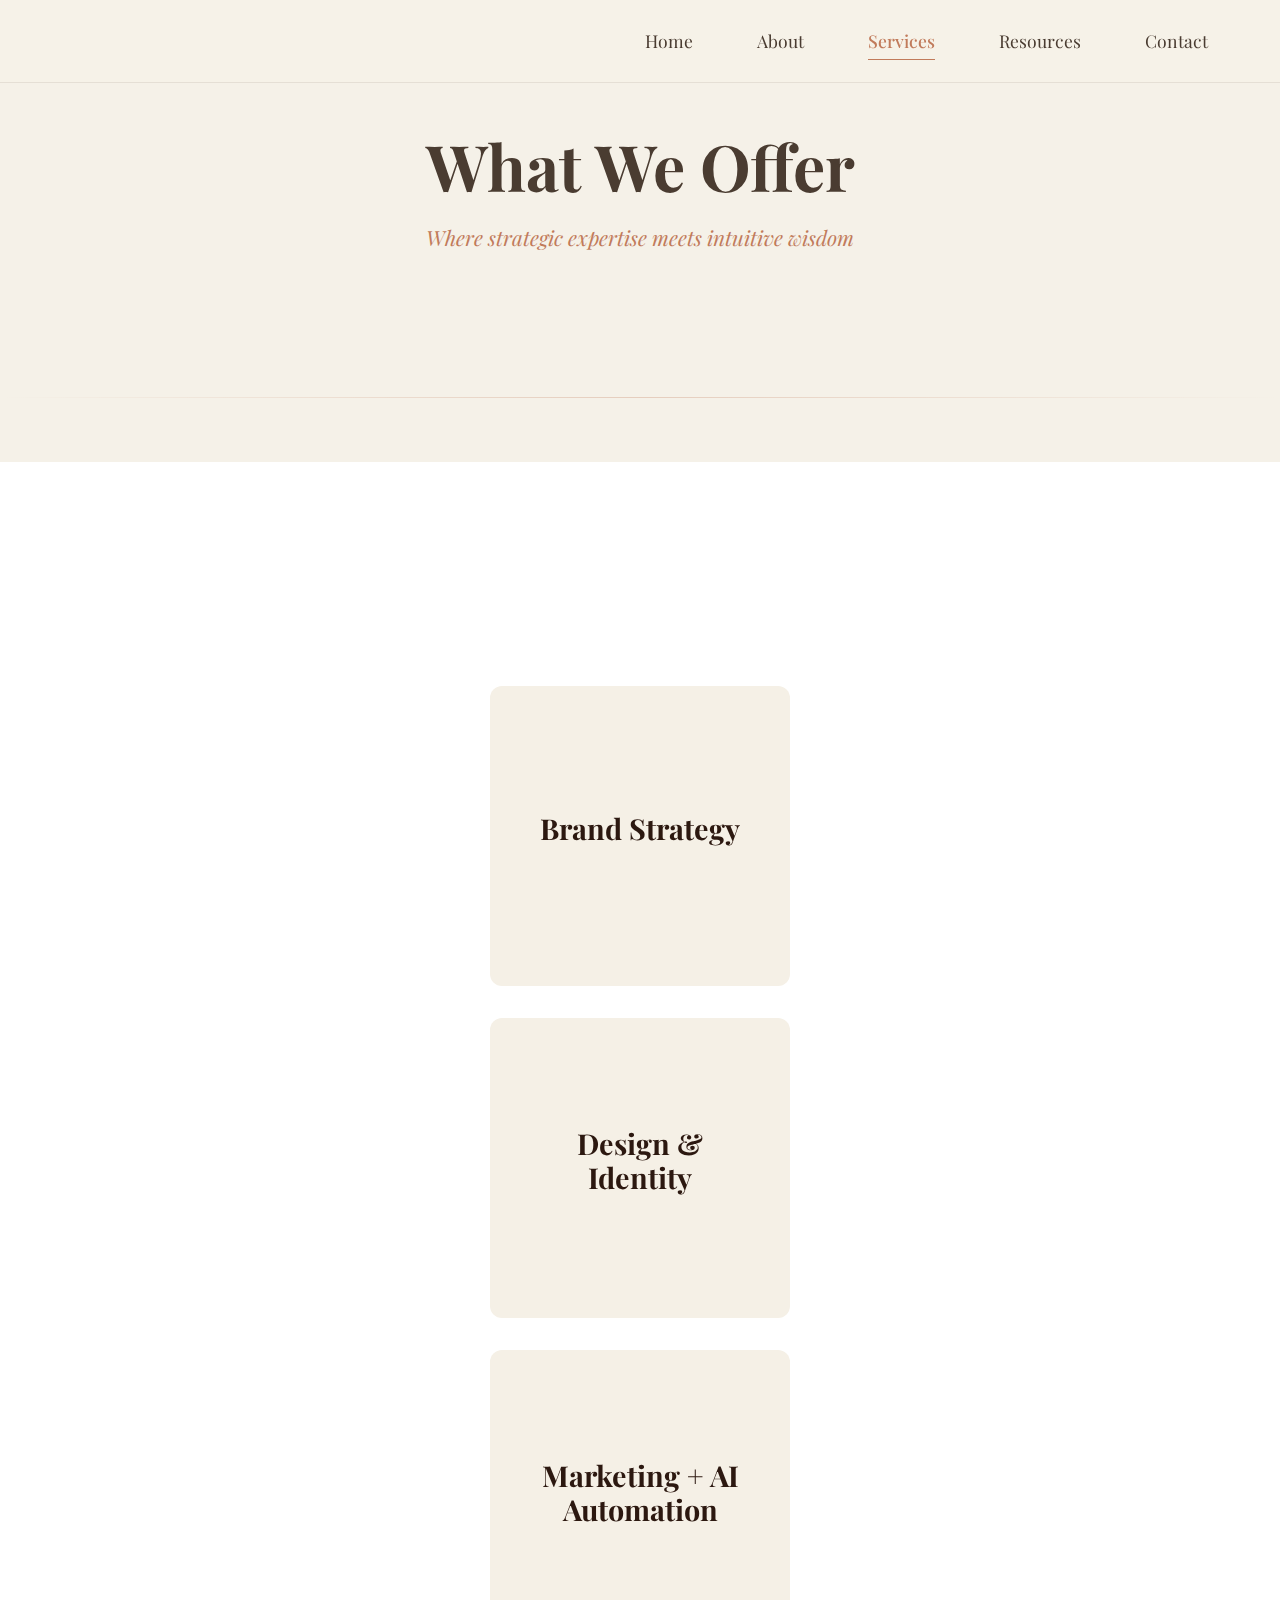
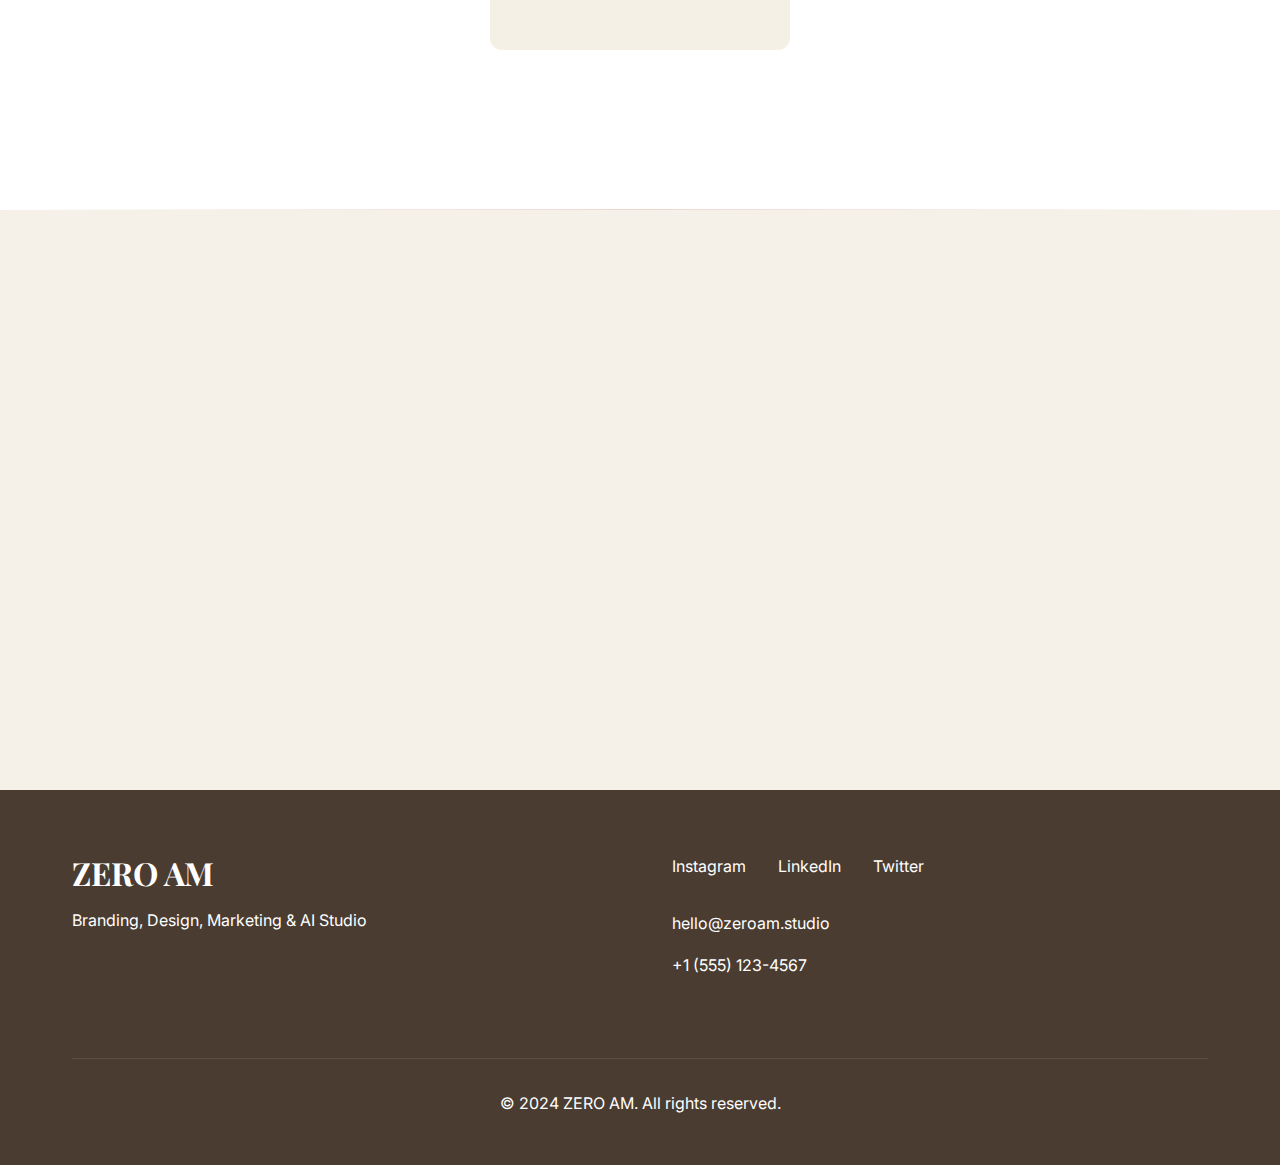
<file: ZEO AM WEBSITE/services.html>
<!DOCTYPE html>
<html lang="en">
<head>
    <meta charset="UTF-8">
    <meta name="viewport" content="width=device-width, initial-scale=1.0">
    <meta name="description" content="ZERO AM Services - Brand strategy, design, marketing, and AI automation services that blend professional expertise with spiritual insight.">
    <title>Services | ZERO AM</title>
    <link rel="stylesheet" href="styles.css">
    <link rel="preconnect" href="https://fonts.googleapis.com">
    <link rel="preconnect" href="https://fonts.gstatic.com" crossorigin>
    <link href="https://fonts.googleapis.com/css2?family=Playfair+Display:wght@400;500;600;700&family=Inter:wght@300;400;500;600&display=swap" rel="stylesheet">
    <style>
        .services-content {
            display: grid;
            grid-template-columns: repeat(auto-fit, minmax(300px, 1fr));
            gap: 2rem;
            padding: 2rem 0;
        }

        .flip-card {
            background-color: transparent;
            width: 100%;
            height: 300px;
            perspective: 1000px;
        }

        .flip-card-inner {
            position: relative;
            width: 100%;
            height: 100%;
            text-align: center;
            transition: transform 0.8s;
            transform-style: preserve-3d;
        }

        .flip-card:hover .flip-card-inner {
            transform: rotateY(180deg);
        }

        .flip-card-front, .flip-card-back {
            position: absolute;
            width: 100%;
            height: 100%;
            -webkit-backface-visibility: hidden;
            backface-visibility: hidden;
            border-radius: 12px;
            padding: 2rem;
            display: flex;
            flex-direction: column;
            justify-content: center;
            align-items: center;
        }

        .flip-card-front {
            background-color: #f5f0e6;
            color: #2c1810;
        }

        .flip-card-back {
            background-color: #8b7355;
            color: white;
            transform: rotateY(180deg);
        }

        .flip-card h2 {
            font-family: 'Playfair Display', serif;
            font-size: 1.8rem;
            margin-bottom: 1rem;
        }

        .flip-card-back p {
            font-size: 1.1rem;
            line-height: 1.6;
            margin-bottom: 1.5rem;
        }

        .flip-card-back ul {
            list-style: none;
            padding: 0;
            margin: 0;
            text-align: left;
        }

        .flip-card-back li {
            margin-bottom: 0.5rem;
            position: relative;
            padding-left: 1.5rem;
        }

        .flip-card-back li:before {
            content: "✦";
            position: absolute;
            left: 0;
            color: #f5f0e6;
        }

        @media (max-width: 768px) {
            .services-content {
                grid-template-columns: 1fr;
                padding: 1rem;
            }

            .flip-card {
                height: 250px;
            }

            .flip-card h2 {
                font-size: 1.5rem;
            }

            .flip-card-back p {
                font-size: 1rem;
            }
        }
    </style>
</head>
<body>
    <a href="#main-content" class="skip-link">Skip to main content</a>
    
    <header class="header" role="banner">
        <nav class="nav" role="navigation" aria-label="Main navigation">
            <a href="index.html" class="logo-link" aria-label="ZERO AM Home">
                <img src="Zeroam logo.svg" alt="ZERO AM Logo" class="logo-img fade-in-logo" height="50" />
            </a>
            <ul class="nav-links">
                <li><a href="index.html">Home</a></li>
                <li><a href="about.html">About</a></li>
                <li><a href="services.html" aria-current="page">Services</a></li>
                <li><a href="resources.html">Resources</a></li>
                <li><a href="index.html#contact">Contact</a></li>
            </ul>
        </nav>
    </header>

    <main id="main-content" role="main">
        <section class="services-hero" aria-label="Services hero section">
            <div class="container">
                <h1 class="services-headline">What We Offer</h1>
                <p class="services-subheadline">Where strategic expertise meets intuitive wisdom</p>
            </div>
        </section>

        <section class="services-grid" aria-labelledby="services-heading">
            <div class="container">
                <div class="services-content">
                    <div class="flip-card" aria-labelledby="strategy-heading">
                        <div class="flip-card-inner">
                            <div class="flip-card-front">
                        <h2 id="strategy-heading">Brand Strategy</h2>
                            </div>
                            <div class="flip-card-back">
                                <p>We help you discover and articulate your unique position in the world, creating a brand voice that resonates with both your audience and your soul's purpose.</p>
                                <ul>
                            <li>Brand Discovery</li>
                            <li>Voice & Messaging</li>
                            <li>Positioning Strategy</li>
                            <li>Audience Alignment</li>
                        </ul>
                            </div>
                        </div>
                    </div>

                    <div class="flip-card" aria-labelledby="design-heading">
                        <div class="flip-card-inner">
                            <div class="flip-card-front">
                        <h2 id="design-heading">Design & Identity</h2>
                            </div>
                            <div class="flip-card-back">
                                <p>Transform your essence into visual language. We craft designs that not only look beautiful but carry the energy and intention of your brand's purpose.</p>
                                <ul>
                            <li>Logo & Identity</li>
                            <li>Web Design</li>
                            <li>Style Guides</li>
                            <li>Packaging Design</li>
                        </ul>
                            </div>
                        </div>
                    </div>

                    <div class="flip-card" aria-labelledby="marketing-heading">
                        <div class="flip-card-inner">
                            <div class="flip-card-front">
                        <h2 id="marketing-heading">Marketing + AI Automation</h2>
                            </div>
                            <div class="flip-card-back">
                                <p>Leverage cutting-edge technology to amplify your message while maintaining the human touch that makes your brand unique.</p>
                                <ul>
                            <li>Content Strategy</li>
                            <li>Email Marketing</li>
                            <li>AI Workflows</li>
                            <li>SEO & Analytics</li>
                        </ul>
                            </div>
                        </div>
                    </div>
                </div>
            </div>
        </section>

        <section class="spiritual-services" aria-labelledby="spiritual-heading">
            <div class="container">
                <div class="spiritual-content">
                    <h2 id="spiritual-heading">Founder Clarity Sessions</h2>
                    <p class="spiritual-description">As part of our brand strategy work, we offer optional Jyotish readings to help founders align their business vision with their personal dharma. These sessions provide deep insights into timing, purpose, and potential, helping you make decisions from a place of clarity and alignment.</p>
                    <button class="cta-button" aria-label="Book a clarity call">Book a Clarity Call to Begin</button>
                </div>
            </div>
        </section>
    </main>

    <footer class="footer" role="contentinfo">
        <div class="container">
            <div class="footer-content">
                <div class="footer-brand">
                    <h3>ZERO AM</h3>
                    <p>Branding, Design, Marketing & AI Studio</p>
                </div>
                <div class="footer-links">
                    <div class="social-links" aria-label="Social media links">
                        <a href="#" aria-label="Visit our Instagram">Instagram</a>
                        <a href="#" aria-label="Visit our LinkedIn">LinkedIn</a>
                        <a href="#" aria-label="Visit our Twitter">Twitter</a>
                    </div>
                    <div class="contact-info">
                        <p>hello@zeroam.studio</p>
                        <p>+1 (555) 123-4567</p>
                    </div>
                </div>
            </div>
            <div class="footer-bottom">
                <p>&copy; 2024 ZERO AM. All rights reserved.</p>
            </div>
        </div>
    </footer>

    <script src="script.js"></script>
</body>
</html>
</file>
<file: styles.css>
:root {
    /* Light Mode Colors */
    --color-beige: #F5F1E8;
    --color-sage: #9CAF88;
    --color-terracotta: #C17B5B;
    --color-brown: #4A3C31;
    --color-white: #FFFFFF;
    --color-black: #1A1A1A;
    
    /* Theme Variables - Light Mode */
    --bg-primary: var(--color-beige);
    --bg-secondary: var(--color-white);
    --text-primary: var(--color-brown);
    --text-secondary: var(--color-black);
    --accent-primary: var(--color-terracotta);
    --accent-secondary: var(--color-sage);
    --border-color: rgba(74, 60, 49, 0.1);
    --shadow-color: rgba(74, 60, 49, 0.1);
    --overlay-color: rgba(245, 241, 232, 0.95);
    --card-bg: var(--color-white);
    --input-bg: var(--color-white);
    --input-border: var(--color-brown);
    --hover-overlay: rgba(193, 123, 91, 0.05);
    
    /* Typography */
    --font-serif: 'Playfair Display', serif;
    --font-sans: 'Inter', sans-serif;
    
    /* Spacing */
    --spacing-xs: 0.5rem;
    --spacing-sm: 1rem;
    --spacing-md: 2rem;
    --spacing-lg: 4rem;
    --spacing-xl: 8rem;
}

/* Dark Mode Colors */
@media (prefers-color-scheme: dark) {
    :root {
        /* Dark Mode Colors */
        --color-beige-dark: #2A2824;
        --color-sage-dark: #4A5D3F;
        --color-terracotta-dark: #8B4D3A;
        --color-brown-dark: #D4C8B8;
        --color-white-dark: #1A1A1A;
        --color-black-dark: #F5F1E8;
        
        /* Theme Variables - Dark Mode */
        --bg-primary: var(--color-beige-dark);
        --bg-secondary: var(--color-white-dark);
        --text-primary: var(--color-brown-dark);
        --text-secondary: var(--color-black-dark);
        --accent-primary: var(--color-terracotta-dark);
        --accent-secondary: var(--color-sage-dark);
        --border-color: rgba(212, 200, 184, 0.1);
        --shadow-color: rgba(0, 0, 0, 0.3);
        --overlay-color: rgba(42, 40, 36, 0.95);
        --card-bg: #2A2824;
        --input-bg: #2A2824;
        --input-border: var(--color-brown-dark);
        --hover-overlay: rgba(139, 77, 58, 0.1);
    }
}

/* Reset & Base Styles */
* {
    margin: 0;
    padding: 0;
    box-sizing: border-box;
}

html {
    scroll-behavior: smooth;
}

body {
    font-family: var(--font-sans);
    line-height: 1.6;
    color: var(--text-primary);
    background-color: var(--bg-primary);
}

/* Typography */
h1, h2, h3 {
    font-family: var(--font-serif);
    line-height: 1.2;
}

h1 {
    font-size: clamp(2.5rem, 5vw, 4rem);
    margin-bottom: var(--spacing-md);
}

h2 {
    font-size: clamp(2rem, 4vw, 3rem);
    margin-bottom: var(--spacing-md);
}

h3 {
    font-size: clamp(1.5rem, 3vw, 2rem);
    margin-bottom: var(--spacing-sm);
}

p {
    margin-bottom: var(--spacing-sm);
}

/* Layout */
.container {
    max-width: 1200px;
    margin: 0 auto;
    padding: 0 var(--spacing-md);
}

/* Header & Navigation */
.header {
    position: fixed;
    width: 100%;
    background-color: var(--overlay-color);
    backdrop-filter: blur(10px);
    z-index: 1000;
    padding: var(--spacing-sm) 0;
    border-bottom: 1px solid var(--border-color);
}

.nav {
    display: flex;
    justify-content: space-between;
    align-items: center;
    flex-wrap: wrap;
    padding: 0 var(--spacing-md);
    max-width: 1200px;
    margin: 0 auto;
}

.logo {
    font-family: var(--font-serif);
    font-size: 1.5rem;
    font-weight: 600;
}

.logo a {
    text-decoration: none;
    color: var(--text-primary);
    transition: color 0.3s ease;
}

.logo a:hover {
    color: var(--accent-primary);
}

.nav-links {
    display: flex;
    gap: var(--spacing-lg);
    list-style: none;
    margin: 0;
    padding: 0;
}

.nav-links a {
    text-decoration: none;
    color: var(--text-primary);
    font-family: var(--font-serif);
    font-size: 1.1rem;
    transition: all 0.3s ease;
    position: relative;
    padding: 0.5rem 0;
}

.nav-links a::after {
    content: '';
    position: absolute;
    bottom: 0;
    left: 0;
    width: 100%;
    height: 1px;
    background-color: var(--accent-primary);
    transform: scaleX(0);
    transition: transform 0.3s ease;
}

.nav-links a:hover {
    color: var(--accent-primary);
}

.nav-links a:hover::after {
    transform: scaleX(1);
}

.nav-links a[aria-current="page"] {
    color: var(--accent-primary);
}

.nav-links a[aria-current="page"]::after {
    transform: scaleX(1);
}

/* Hero Section */
.hero {
    min-height: 100vh;
    display: flex;
    align-items: center;
    justify-content: center;
    text-align: center;
    padding: var(--spacing-xl) var(--spacing-md);
    background-color: var(--bg-primary);
}

.hero-content {
    max-width: 800px;
}

.subheadline {
    font-size: clamp(1.1rem, 2vw, 1.5rem);
    margin-bottom: var(--spacing-lg);
}

/* Buttons */
.cta-button, .submit-button {
    background-color: var(--accent-primary);
    color: var(--bg-secondary);
    border: none;
    padding: 1rem 2rem;
    font-size: 1.1rem;
    cursor: pointer;
    transition: background-color 0.3s ease;
    font-family: var(--font-sans);
}

.cta-button:hover, .submit-button:hover {
    background-color: var(--text-primary);
}

/* Philosophy Section */
.philosophy {
    padding: var(--spacing-xl) 0;
    background-color: var(--bg-secondary);
}

.philosophy-content {
    max-width: 800px;
    margin: 0 auto;
}

/* Services Section */
.services {
    padding: var(--spacing-xl) 0;
    background-color: var(--bg-primary);
}

.services-grid {
    display: grid;
    grid-template-columns: repeat(auto-fit, minmax(300px, 1fr));
    gap: var(--spacing-md);
    margin-top: var(--spacing-lg);
}

.service-card {
    background-color: var(--card-bg);
    padding: var(--spacing-md);
    border-radius: 8px;
    transition: transform 0.3s ease;
    box-shadow: 0 4px 20px var(--shadow-color);
}

.service-card:hover {
    transform: translateY(-5px);
}

/* Contact Section */
.contact {
    padding: var(--spacing-xl) 0;
    background-color: var(--bg-secondary);
}

.contact-form {
    max-width: 600px;
    margin: 0 auto;
}

.form-group {
    margin-bottom: var(--spacing-md);
}

label {
    display: block;
    margin-bottom: var(--spacing-xs);
}

input, textarea {
    width: 100%;
    padding: 0.8rem;
    border: 1px solid var(--input-border);
    border-radius: 4px;
    font-family: var(--font-sans);
    background-color: var(--input-bg);
    color: var(--text-primary);
}

textarea {
    min-height: 150px;
    resize: vertical;
}

/* Footer */
.footer {
    background-color: var(--text-primary);
    color: var(--bg-secondary);
    padding: var(--spacing-lg) 0 var(--spacing-md);
}

.footer-content {
    display: grid;
    grid-template-columns: repeat(auto-fit, minmax(250px, 1fr));
    gap: var(--spacing-lg);
    margin-bottom: var(--spacing-lg);
}

.footer-links {
    display: flex;
    flex-direction: column;
    gap: var(--spacing-md);
}

.social-links {
    display: flex;
    gap: var(--spacing-md);
}

.social-links a {
    color: var(--bg-secondary);
    text-decoration: none;
    transition: color 0.3s ease;
}

.social-links a:hover {
    color: var(--accent-primary);
}

.footer-bottom {
    text-align: center;
    padding-top: var(--spacing-md);
    border-top: 1px solid rgba(255, 255, 255, 0.1);
}

/* Responsive Design */
@media (max-width: 768px) {
    .nav-links {
        display: none;
    }
    
    .hero {
        padding-top: calc(var(--spacing-xl) * 2);
    }
    
    .services-grid {
        grid-template-columns: 1fr;
    }
    
    .footer-content {
        grid-template-columns: 1fr;
        text-align: center;
    }
    
    .social-links {
        justify-content: center;
    }
}

/* Animations */
@keyframes fadeIn {
    from {
        opacity: 0;
        transform: translateY(20px);
    }
    to {
        opacity: 1;
        transform: translateY(0);
    }
}

.hero-content, .philosophy-content, .service-card {
    animation: fadeIn 1s ease-out forwards;
}

/* Mobile Navigation for Hamburger */
#mobile-menu {
    display: none;
    font-size: 2rem;
    cursor: pointer;
    background: none;
    border: none;
    color: var(--text-primary);
    z-index: 1001;
}

#nav-links {
    display: flex;
    gap: var(--spacing-lg);
    list-style: none;
}

@media (max-width: 768px) {
    #mobile-menu {
        display: block;
        position: absolute;
        right: var(--spacing-md);
        top: 50%;
        transform: translateY(-50%);
    }
    #nav-links {
        display: none;
        flex-direction: column;
        position: fixed;
        top: 0;
        right: 0;
        width: 80vw;
        max-width: 300px;
        height: 100vh;
        background: var(--overlay-color);
        align-items: center;
        justify-content: center;
        gap: var(--spacing-lg);
        z-index: 1000;
        box-shadow: -2px 0 10px var(--shadow-color);
        padding: var(--spacing-xl) var(--spacing-md);
    }
    #nav-links.show {
        display: flex;
    }
}

/* Tablet Styles */
@media (min-width: 769px) and (max-width: 1024px) {
    .container {
        padding: 0 var(--spacing-md);
    }

    .services-grid, .resources-grid, .differentiators-grid {
        grid-template-columns: repeat(2, 1fr);
    }

    .nav-links {
        gap: var(--spacing-md);
    }
}

/* Additional Animations */
.fade-in {
    opacity: 0;
    transform: translateY(30px);
    transition: opacity 0.6s ease, transform 0.6s ease;
}

.fade-in.visible {
    opacity: 1;
    transform: translateY(0);
}

/* Smooth Section Transitions */
section {
    position: relative;
    overflow: hidden;
}

section::after {
    content: '';
    position: absolute;
    bottom: 0;
    left: 0;
    width: 100%;
    height: 1px;
    background: linear-gradient(
        to right,
        transparent,
        var(--accent-primary),
        transparent
    );
    opacity: 0.3;
}

/* Enhanced Button Hover Effects */
.cta-button, .submit-button {
    position: relative;
    overflow: hidden;
    z-index: 1;
}

.cta-button::before, .submit-button::before {
    content: '';
    position: absolute;
    top: 0;
    left: -100%;
    width: 100%;
    height: 100%;
    background-color: var(--text-primary);
    transition: left 0.3s ease;
    z-index: -1;
}

.cta-button:hover::before, .submit-button:hover::before {
    left: 0;
}

/* Service Card Hover Enhancement */
.service-card {
    position: relative;
    overflow: hidden;
}

.service-card::before {
    content: '';
    position: absolute;
    top: 0;
    left: 0;
    width: 100%;
    height: 100%;
    background-color: var(--accent-secondary);
    opacity: 0;
    transition: opacity 0.3s ease;
    z-index: -1;
}

.service-card:hover::before {
    opacity: 0.1;
}

/* Form Input Focus Effects */
input:focus, textarea:focus {
    outline: none;
    border-color: var(--accent-primary);
    box-shadow: 0 0 0 2px var(--hover-overlay);
}

/* Loading Animation for Form Submission */
.submit-button.loading {
    position: relative;
    color: transparent;
}

.submit-button.loading::after {
    content: '';
    position: absolute;
    top: 50%;
    left: 50%;
    width: 20px;
    height: 20px;
    margin: -10px 0 0 -10px;
    border: 2px solid var(--bg-secondary);
    border-top-color: transparent;
    border-radius: 50%;
    animation: spin 0.8s linear infinite;
}

@keyframes spin {
    to {
        transform: rotate(360deg);
    }
}

/* Skip Link */
.skip-link {
    position: absolute;
    top: -100%;
    left: 0;
    background-color: var(--accent-primary);
    color: var(--bg-secondary);
    padding: 0.5rem 1rem;
    z-index: 1002;
    transition: top 0.3s ease;
}

.skip-link:focus {
    top: 0;
}

/* Section Animations */
section {
    opacity: 0;
    transform: translateY(20px);
    transition: opacity 0.8s ease, transform 0.8s ease;
}

section.visible {
    opacity: 1;
    transform: translateY(0);
}

/* Staggered animations for section children */
section.visible .hero-content,
section.visible .philosophy-content,
section.visible .services-grid,
section.visible .contact-form {
    animation: fadeInUp 0.8s ease forwards;
}

section.visible .service-card {
    animation: fadeInUp 0.8s ease forwards;
}

section.visible .service-card:nth-child(2) {
    animation-delay: 0.2s;
}

section.visible .service-card:nth-child(3) {
    animation-delay: 0.4s;
}

@keyframes fadeInUp {
    from {
        opacity: 0;
        transform: translateY(30px);
    }
    to {
        opacity: 1;
        transform: translateY(0);
    }
}

/* About Page Styles */
.about-hero {
    min-height: 60vh;
    display: flex;
    align-items: center;
    justify-content: center;
    text-align: center;
    background-color: var(--bg-primary);
    padding: var(--spacing-xl) var(--spacing-md);
}

.about-headline {
    font-size: clamp(3rem, 8vw, 5rem);
    line-height: 1.1;
    max-width: 1000px;
    margin: 0 auto;
}

.about-philosophy {
    padding: var(--spacing-xl) 0;
    background-color: var(--bg-secondary);
}

.lead-text {
    font-size: clamp(1.2rem, 2vw, 1.5rem);
    line-height: 1.6;
    color: var(--text-primary);
    margin-bottom: var(--spacing-md);
}

.about-mission {
    padding: var(--spacing-xl) 0;
    background-color: var(--bg-primary);
}

.mission-content {
    max-width: 800px;
    margin: 0 auto;
}

.about-differentiators {
    padding: var(--spacing-xl) 0;
    background-color: var(--bg-secondary);
}

.differentiators-grid {
    display: grid;
    grid-template-columns: repeat(auto-fit, minmax(300px, 1fr));
    gap: var(--spacing-lg);
    margin-top: var(--spacing-lg);
}

.differentiator-card {
    background-color: var(--bg-primary);
    padding: var(--spacing-lg);
    border-radius: 8px;
    transition: transform 0.3s ease;
}

.differentiator-card:hover {
    transform: translateY(-5px);
}

.founder-note {
    padding: var(--spacing-xl) 0;
    background-color: var(--bg-primary);
}

.founder-content {
    max-width: 800px;
    margin: 0 auto;
    padding: var(--spacing-lg);
    background-color: var(--bg-secondary);
    border-radius: 8px;
    box-shadow: 0 4px 20px var(--shadow-color);
}

.founder-text {
    font-size: 1.1rem;
    line-height: 1.8;
}

.founder-signature {
    margin-top: var(--spacing-lg);
    font-style: italic;
    color: var(--accent-primary);
}

/* About Page Responsive Styles */
@media (max-width: 768px) {
    .about-hero {
        min-height: 50vh;
        padding-top: calc(var(--spacing-xl) * 2);
    }

    .differentiators-grid {
        grid-template-columns: 1fr;
    }

    .founder-content {
        padding: var(--spacing-md);
    }
}

/* Logo Link Style */
.logo a {
    text-decoration: none;
    color: var(--text-primary);
}

/* Active Navigation Link */
.nav-links a[aria-current="page"] {
    color: var(--accent-primary);
    font-weight: 500;
}

/* Services Page Styles */
.services-hero {
    min-height: 40vh;
    display: flex;
    align-items: center;
    justify-content: center;
    text-align: center;
    background-color: var(--bg-primary);
    padding: var(--spacing-xl) var(--spacing-md);
}

.services-headline {
    font-size: clamp(2.5rem, 6vw, 4rem);
    line-height: 1.2;
    margin-bottom: var(--spacing-sm);
}

.services-subheadline {
    font-size: clamp(1.1rem, 2vw, 1.3rem);
    color: var(--accent-primary);
    font-family: var(--font-serif);
    font-style: italic;
}

.services-grid {
    padding: var(--spacing-xl) 0;
    background-color: var(--bg-secondary);
}

.services-content {
    display: grid;
    grid-template-columns: repeat(auto-fit, minmax(300px, 1fr));
    gap: var(--spacing-lg);
    margin-top: var(--spacing-lg);
}

.service-block {
    background-color: var(--card-bg);
    padding: var(--spacing-lg);
    border-radius: 8px;
    transition: all 0.3s ease;
    position: relative;
    overflow: hidden;
    box-shadow: 0 4px 20px var(--shadow-color);
}

.service-block:hover {
    transform: translateY(-5px);
    box-shadow: 0 10px 30px var(--shadow-color);
}

.service-icon {
    font-size: 1.5rem;
    color: var(--accent-primary);
    margin-bottom: var(--spacing-sm);
    opacity: 0.8;
}

.service-block h2 {
    font-size: clamp(1.5rem, 3vw, 2rem);
    margin-bottom: var(--spacing-md);
    color: var(--text-primary);
}

.service-description {
    font-size: 1.1rem;
    line-height: 1.6;
    margin-bottom: var(--spacing-md);
    color: var(--text-primary);
}

.service-features {
    list-style: none;
    padding: 0;
    margin: 0;
}

.service-features li {
    padding: var(--spacing-xs) 0;
    position: relative;
    padding-left: var(--spacing-md);
    font-size: 1rem;
    color: var(--text-primary);
}

.service-features li::before {
    content: '•';
    position: absolute;
    left: 0;
    color: var(--accent-primary);
}

.spiritual-services {
    padding: var(--spacing-xl) 0;
    background-color: var(--bg-primary);
    position: relative;
}

.spiritual-services::before {
    content: '';
    position: absolute;
    top: 0;
    left: 0;
    width: 100%;
    height: 1px;
    background: linear-gradient(
        to right,
        transparent,
        var(--accent-primary),
        transparent
    );
    opacity: 0.3;
}

.spiritual-content {
    max-width: 800px;
    margin: 0 auto;
    text-align: center;
    padding: 0 var(--spacing-md);
}

.spiritual-content h2 {
    font-size: clamp(1.8rem, 4vw, 2.5rem);
    margin-bottom: var(--spacing-md);
    color: var(--text-primary);
}

.spiritual-description {
    font-size: 1.1rem;
    line-height: 1.8;
    margin-bottom: var(--spacing-lg);
    color: var(--text-primary);
}

/* Services Page Responsive Styles */
@media (max-width: 768px) {
    .services-hero {
        min-height: 30vh;
        padding-top: calc(var(--spacing-xl) * 2);
    }

    .services-content {
        grid-template-columns: 1fr;
    }

    .service-block {
        padding: var(--spacing-md);
    }

    .spiritual-content {
        padding: 0 var(--spacing-sm);
    }
}

/* Service Block Hover Effects */
.service-block::after {
    content: '';
    position: absolute;
    top: 0;
    left: 0;
    width: 100%;
    height: 100%;
    background: linear-gradient(
        45deg,
        transparent,
        var(--hover-overlay),
        transparent
    );
    opacity: 0;
    transition: opacity 0.3s ease;
}

.service-block:hover::after {
    opacity: 1;
}

/* Resources Page Styles */
.resources-hero {
    min-height: 40vh;
    display: flex;
    align-items: center;
    justify-content: center;
    text-align: center;
    background-color: var(--bg-primary);
    padding: var(--spacing-xl) var(--spacing-md);
}

.resources-headline {
    font-size: clamp(2.5rem, 6vw, 4rem);
    line-height: 1.2;
    margin-bottom: var(--spacing-sm);
    color: var(--text-primary);
}

.resources-subheadline {
    font-size: clamp(1.1rem, 2vw, 1.3rem);
    color: var(--accent-primary);
    font-family: var(--font-serif);
    font-style: italic;
}

.resources-downloads {
    padding: var(--spacing-xl) 0;
    background-color: var(--bg-secondary);
}

.resources-grid {
    display: grid;
    grid-template-columns: repeat(auto-fit, minmax(300px, 1fr));
    gap: var(--spacing-lg);
    margin-top: var(--spacing-lg);
}

.resource-card {
    background-color: var(--card-bg);
    padding: var(--spacing-lg);
    border-radius: 8px;
    transition: all 0.3s ease;
    position: relative;
    overflow: hidden;
    box-shadow: 0 4px 20px var(--shadow-color);
}

.resource-card:hover {
    transform: translateY(-5px);
    box-shadow: 0 10px 30px var(--shadow-color);
}

.resource-icon {
    font-size: 1.5rem;
    color: var(--accent-primary);
    margin-bottom: var(--spacing-sm);
    opacity: 0.8;
}

.resource-card h3 {
    font-size: clamp(1.3rem, 2.5vw, 1.8rem);
    margin-bottom: var(--spacing-md);
    color: var(--text-primary);
}

.resource-description {
    font-size: 1.1rem;
    line-height: 1.6;
    margin-bottom: var(--spacing-md);
    color: var(--text-primary);
}

.download-button {
    display: inline-block;
    background-color: var(--accent-primary);
    color: var(--bg-secondary);
    text-decoration: none;
    padding: 0.8rem 1.5rem;
    border-radius: 4px;
    transition: all 0.3s ease;
    font-family: var(--font-sans);
    font-size: 1rem;
}

.download-button:hover {
    background-color: var(--text-primary);
    transform: translateY(-2px);
}

.newsletter-signup {
    padding: var(--spacing-xl) 0;
    background-color: var(--bg-primary);
    position: relative;
}

.newsletter-signup::before {
    content: '';
    position: absolute;
    top: 0;
    left: 0;
    width: 100%;
    height: 1px;
    background: linear-gradient(
        to right,
        transparent,
        var(--accent-primary),
        transparent
    );
    opacity: 0.3;
}

.newsletter-content {
    max-width: 600px;
    margin: 0 auto;
    text-align: center;
    padding: 0 var(--spacing-md);
}

.newsletter-content h2 {
    font-size: clamp(1.8rem, 4vw, 2.5rem);
    margin-bottom: var(--spacing-md);
    color: var(--text-primary);
}

.newsletter-description {
    font-size: 1.1rem;
    line-height: 1.8;
    margin-bottom: var(--spacing-lg);
    color: var(--text-primary);
}

.newsletter-form {
    display: flex;
    flex-direction: column;
    gap: var(--spacing-md);
}

.newsletter-form .form-group {
    text-align: left;
}

.newsletter-form label {
    display: block;
    margin-bottom: var(--spacing-xs);
    color: var(--text-primary);
    font-family: var(--font-serif);
}

.newsletter-form input {
    width: 100%;
    padding: 0.8rem;
    border: 1px solid var(--input-border);
    border-radius: 4px;
    font-family: var(--font-sans);
    background-color: var(--input-bg);
    color: var(--text-primary);
}

.newsletter-form input:focus {
    outline: none;
    border-color: var(--accent-primary);
    box-shadow: 0 0 0 2px var(--hover-overlay);
}

/* Resources Page Responsive Styles */
@media (max-width: 768px) {
    .resources-hero {
        min-height: 30vh;
        padding-top: calc(var(--spacing-xl) * 2);
    }

    .resources-grid {
        grid-template-columns: 1fr;
    }

    .resource-card {
        padding: var(--spacing-md);
    }

    .newsletter-content {
        padding: 0 var(--spacing-sm);
    }
}

/* Resource Card Hover Effects */
.resource-card::after {
    content: '';
    position: absolute;
    top: 0;
    left: 0;
    width: 100%;
    height: 100%;
    background: linear-gradient(
        45deg,
        transparent,
        var(--hover-overlay),
        transparent
    );
    opacity: 0;
    transition: opacity 0.3s ease;
}

.resource-card:hover::after {
    opacity: 1;
}

/* Logo Styles */
.logo-link {
    display: flex;
    align-items: center;
    text-decoration: none;
    margin-right: var(--spacing-lg);
}

.logo-img {
    height: 50px;
    width: auto;
    display: block;
    max-width: 180px;
    margin: 0;
    transition: height 0.3s ease;
}

/* Fade-in animation for logo */
.fade-in-logo {
    opacity: 0;
    animation: logoFadeIn 1.2s ease forwards;
}

@keyframes logoFadeIn {
    from { opacity: 0; transform: translateY(-20px); }
    to { opacity: 1; transform: translateY(0); }
}

/* Adjust nav layout for logo */
.nav {
    display: flex;
    justify-content: space-between;
    align-items: center;
    flex-wrap: wrap;
}

@media (max-width: 768px) {
    .logo-link {
        justify-content: center;
        width: 100%;
        margin: 0 0 var(--spacing-md) 0;
    }
    .logo-img {
        height: 38px;
        max-width: 120px;
    }
    .nav {
        flex-direction: column;
        align-items: stretch;
    }
    .nav-links {
        width: 100%;
        justify-content: center;
        margin-top: 0;
    }
}
</file>
<file: ZEO AM WEBSITE/styles.css>
:root {
    /* Light Mode Colors */
    --color-beige: #F5F1E8;
    --color-sage: #9CAF88;
    --color-terracotta: #C17B5B;
    --color-brown: #4A3C31;
    --color-white: #FFFFFF;
    --color-black: #1A1A1A;
    
    /* Theme Variables - Light Mode */
    --bg-primary: var(--color-beige);
    --bg-secondary: var(--color-white);
    --text-primary: var(--color-brown);
    --text-secondary: var(--color-black);
    --accent-primary: var(--color-terracotta);
    --accent-secondary: var(--color-sage);
    --border-color: rgba(74, 60, 49, 0.1);
    --shadow-color: rgba(74, 60, 49, 0.1);
    --overlay-color: rgba(245, 241, 232, 0.95);
    --card-bg: var(--color-white);
    --input-bg: var(--color-white);
    --input-border: var(--color-brown);
    --hover-overlay: rgba(193, 123, 91, 0.05);
    
    /* Typography */
    --font-serif: 'Playfair Display', serif;
    --font-sans: 'Inter', sans-serif;
    
    /* Spacing */
    --spacing-xs: 0.5rem;
    --spacing-sm: 1rem;
    --spacing-md: 2rem;
    --spacing-lg: 4rem;
    --spacing-xl: 8rem;
}

/* Dark Mode Colors */
@media (prefers-color-scheme: dark) {
    :root {
        /* Dark Mode Colors */
        --color-beige-dark: #2A2824;
        --color-sage-dark: #4A5D3F;
        --color-terracotta-dark: #8B4D3A;
        --color-brown-dark: #D4C8B8;
        --color-white-dark: #1A1A1A;
        --color-black-dark: #F5F1E8;
        
        /* Theme Variables - Dark Mode */
        --bg-primary: var(--color-beige-dark);
        --bg-secondary: var(--color-white-dark);
        --text-primary: var(--color-brown-dark);
        --text-secondary: var(--color-black-dark);
        --accent-primary: var(--color-terracotta-dark);
        --accent-secondary: var(--color-sage-dark);
        --border-color: rgba(212, 200, 184, 0.1);
        --shadow-color: rgba(0, 0, 0, 0.3);
        --overlay-color: rgba(42, 40, 36, 0.95);
        --card-bg: #2A2824;
        --input-bg: #2A2824;
        --input-border: var(--color-brown-dark);
        --hover-overlay: rgba(139, 77, 58, 0.1);
    }
}

/* Reset & Base Styles */
* {
    margin: 0;
    padding: 0;
    box-sizing: border-box;
}

html {
    scroll-behavior: smooth;
}

body {
    font-family: var(--font-sans);
    line-height: 1.6;
    color: var(--text-primary);
    background-color: var(--bg-primary);
}

/* Typography */
h1, h2, h3 {
    font-family: var(--font-serif);
    line-height: 1.2;
}

h1 {
    font-size: clamp(2.5rem, 5vw, 4rem);
    margin-bottom: var(--spacing-md);
}

h2 {
    font-size: clamp(2rem, 4vw, 3rem);
    margin-bottom: var(--spacing-md);
}

h3 {
    font-size: clamp(1.5rem, 3vw, 2rem);
    margin-bottom: var(--spacing-sm);
}

p {
    margin-bottom: var(--spacing-sm);
}

/* Layout */
.container {
    max-width: 1200px;
    margin: 0 auto;
    padding: 0 var(--spacing-md);
}

/* Header & Navigation */
.header {
    position: fixed;
    width: 100%;
    background-color: var(--overlay-color);
    backdrop-filter: blur(10px);
    z-index: 1000;
    padding: var(--spacing-sm) 0;
    border-bottom: 1px solid var(--border-color);
}

.nav {
    display: flex;
    justify-content: space-between;
    align-items: center;
    flex-wrap: wrap;
    padding: 0 var(--spacing-md);
    max-width: 1200px;
    margin: 0 auto;
}

.logo {
    font-family: var(--font-serif);
    font-size: 1.5rem;
    font-weight: 600;
}

.logo a {
    text-decoration: none;
    color: var(--text-primary);
    transition: color 0.3s ease;
}

.logo a:hover {
    color: var(--accent-primary);
}

.nav-links {
    display: flex;
    gap: var(--spacing-lg);
    list-style: none;
    margin: 0;
    padding: 0;
}

.nav-links a {
    text-decoration: none;
    color: var(--text-primary);
    font-family: var(--font-serif);
    font-size: 1.1rem;
    transition: all 0.3s ease;
    position: relative;
    padding: 0.5rem 0;
}

.nav-links a::after {
    content: '';
    position: absolute;
    bottom: 0;
    left: 0;
    width: 100%;
    height: 1px;
    background-color: var(--accent-primary);
    transform: scaleX(0);
    transition: transform 0.3s ease;
}

.nav-links a:hover {
    color: var(--accent-primary);
}

.nav-links a:hover::after {
    transform: scaleX(1);
}

.nav-links a[aria-current="page"] {
    color: var(--accent-primary);
}

.nav-links a[aria-current="page"]::after {
    transform: scaleX(1);
}

/* Hero Section */
.hero {
    min-height: 100vh;
    display: flex;
    align-items: center;
    justify-content: center;
    text-align: center;
    padding: var(--spacing-xl) var(--spacing-md);
    background-color: var(--bg-primary);
}

.hero-content {
    max-width: 800px;
}

.subheadline {
    font-size: clamp(1.1rem, 2vw, 1.5rem);
    margin-bottom: var(--spacing-lg);
}

/* Buttons */
.cta-button, .submit-button {
    background-color: var(--accent-primary);
    color: var(--bg-secondary);
    border: none;
    padding: 1rem 2rem;
    font-size: 1.1rem;
    cursor: pointer;
    transition: background-color 0.3s ease;
    font-family: var(--font-sans);
}

.cta-button:hover, .submit-button:hover {
    background-color: var(--text-primary);
}

/* Philosophy Section */
.philosophy {
    padding: var(--spacing-xl) 0;
    background-color: var(--bg-secondary);
}

.philosophy-content {
    max-width: 800px;
    margin: 0 auto;
}

/* Services Section */
.services {
    padding: var(--spacing-xl) 0;
    background-color: var(--bg-primary);
}

.services-grid {
    display: grid;
    grid-template-columns: repeat(auto-fit, minmax(300px, 1fr));
    gap: var(--spacing-md);
    margin-top: var(--spacing-lg);
}

.service-card {
    background-color: var(--card-bg);
    padding: var(--spacing-md);
    border-radius: 8px;
    transition: transform 0.3s ease;
    box-shadow: 0 4px 20px var(--shadow-color);
}

.service-card:hover {
    transform: translateY(-5px);
}

/* Contact Section */
.contact {
    padding: var(--spacing-xl) 0;
    background-color: var(--bg-secondary);
}

.contact-form {
    max-width: 600px;
    margin: 0 auto;
}

.form-group {
    margin-bottom: var(--spacing-md);
}

label {
    display: block;
    margin-bottom: var(--spacing-xs);
}

input, textarea {
    width: 100%;
    padding: 0.8rem;
    border: 1px solid var(--input-border);
    border-radius: 4px;
    font-family: var(--font-sans);
    background-color: var(--input-bg);
    color: var(--text-primary);
}

textarea {
    min-height: 150px;
    resize: vertical;
}

/* Footer */
.footer {
    background-color: var(--text-primary);
    color: var(--bg-secondary);
    padding: var(--spacing-lg) 0 var(--spacing-md);
}

.footer-content {
    display: grid;
    grid-template-columns: repeat(auto-fit, minmax(250px, 1fr));
    gap: var(--spacing-lg);
    margin-bottom: var(--spacing-lg);
}

.footer-links {
    display: flex;
    flex-direction: column;
    gap: var(--spacing-md);
}

.social-links {
    display: flex;
    gap: var(--spacing-md);
}

.social-links a {
    color: var(--bg-secondary);
    text-decoration: none;
    transition: color 0.3s ease;
}

.social-links a:hover {
    color: var(--accent-primary);
}

.footer-bottom {
    text-align: center;
    padding-top: var(--spacing-md);
    border-top: 1px solid rgba(255, 255, 255, 0.1);
}

/* Responsive Design */
@media (max-width: 768px) {
    .nav-links {
        display: none;
    }
    
    .hero {
        padding-top: calc(var(--spacing-xl) * 2);
    }
    
    .services-grid {
        grid-template-columns: 1fr;
    }
    
    .footer-content {
        grid-template-columns: 1fr;
        text-align: center;
    }
    
    .social-links {
        justify-content: center;
    }
}

/* Animations */
@keyframes fadeIn {
    from {
        opacity: 0;
        transform: translateY(20px);
    }
    to {
        opacity: 1;
        transform: translateY(0);
    }
}

.hero-content, .philosophy-content, .service-card {
    animation: fadeIn 1s ease-out forwards;
}

/* Mobile Navigation */
.mobile-menu-btn {
    display: none;
    flex-direction: column;
    justify-content: space-between;
    width: 30px;
    height: 21px;
    background: transparent;
    border: none;
    cursor: pointer;
    padding: 0;
    z-index: 1001;
}

.mobile-menu-btn span {
    width: 100%;
    height: 2px;
    background-color: var(--text-primary);
    transition: all 0.3s ease;
}

/* Mobile Responsive Styles */
@media (max-width: 768px) {
    /* Navigation */
    .mobile-menu-btn {
        display: flex;
    }

    .nav-links {
        position: fixed;
        top: 0;
        right: -100%;
        width: 80%;
        max-width: 300px;
        height: 100vh;
        background-color: var(--overlay-color);
        flex-direction: column;
        align-items: center;
        justify-content: center;
        gap: var(--spacing-md);
        padding: var(--spacing-xl) var(--spacing-md);
        transition: right 0.3s ease;
        box-shadow: -2px 0 10px var(--shadow-color);
    }

    .nav-links.active {
        right: 0;
    }

    .nav-links li {
        width: 100%;
        text-align: center;
    }

    .nav-links a {
        display: block;
        padding: var(--spacing-sm) 0;
        font-size: 1.2rem;
    }

    /* Header */
    .header {
        padding: var(--spacing-xs) 0;
    }

    .nav {
        padding: 0 var(--spacing-sm);
    }

    /* Hero Sections */
    .hero, .contact-hero, .about-hero, .services-hero, .resources-hero {
        padding: calc(var(--spacing-xl) + 60px) var(--spacing-sm) var(--spacing-lg);
        min-height: auto;
    }

    /* Forms */
    .contact-form, .newsletter-form {
        padding: 0 var(--spacing-sm);
    }

    .form-group {
        margin-bottom: var(--spacing-sm);
    }

    input, textarea {
        font-size: 16px; /* Prevents zoom on iOS */
    }

    /* Grids and Cards */
    .services-grid, .resources-grid, .differentiators-grid {
        grid-template-columns: 1fr;
        gap: var(--spacing-sm);
    }

    .service-card, .resource-card, .differentiator-card {
        padding: var(--spacing-sm);
    }

    /* Contact Section */
    .contact-section {
        padding: var(--spacing-lg) var(--spacing-sm);
    }

    .contact-info-block, .business-address {
        margin: var(--spacing-md) 0;
    }

    .map-embed {
        margin: var(--spacing-sm) 0;
    }

    /* Footer */
    .footer-content {
        flex-direction: column;
        text-align: center;
        gap: var(--spacing-md);
    }

    .footer-links {
        flex-direction: column;
        gap: var(--spacing-sm);
    }

    .social-links {
        justify-content: center;
    }

    /* Typography Adjustments */
    h1 {
        font-size: clamp(2rem, 8vw, 3rem);
    }

    h2 {
        font-size: clamp(1.75rem, 6vw, 2.5rem);
    }

    h3 {
        font-size: clamp(1.5rem, 5vw, 2rem);
    }

    p {
        font-size: 1rem;
    }

    /* Container */
    .container {
        padding: 0 var(--spacing-sm);
    }
}

/* Tablet Styles */
@media (min-width: 769px) and (max-width: 1024px) {
    .container {
        padding: 0 var(--spacing-md);
    }

    .services-grid, .resources-grid, .differentiators-grid {
        grid-template-columns: repeat(2, 1fr);
    }

    .nav-links {
        gap: var(--spacing-md);
    }
}

/* Additional Animations */
.fade-in {
    opacity: 0;
    transform: translateY(30px);
    transition: opacity 0.6s ease, transform 0.6s ease;
}

.fade-in.visible {
    opacity: 1;
    transform: translateY(0);
}

/* Smooth Section Transitions */
section {
    position: relative;
    overflow: hidden;
}

section::after {
    content: '';
    position: absolute;
    bottom: 0;
    left: 0;
    width: 100%;
    height: 1px;
    background: linear-gradient(
        to right,
        transparent,
        var(--accent-primary),
        transparent
    );
    opacity: 0.3;
}

/* Enhanced Button Hover Effects */
.cta-button, .submit-button {
    position: relative;
    overflow: hidden;
    z-index: 1;
}

.cta-button::before, .submit-button::before {
    content: '';
    position: absolute;
    top: 0;
    left: -100%;
    width: 100%;
    height: 100%;
    background-color: var(--text-primary);
    transition: left 0.3s ease;
    z-index: -1;
}

.cta-button:hover::before, .submit-button:hover::before {
    left: 0;
}

/* Service Card Hover Enhancement */
.service-card {
    position: relative;
    overflow: hidden;
}

.service-card::before {
    content: '';
    position: absolute;
    top: 0;
    left: 0;
    width: 100%;
    height: 100%;
    background-color: var(--accent-secondary);
    opacity: 0;
    transition: opacity 0.3s ease;
    z-index: -1;
}

.service-card:hover::before {
    opacity: 0.1;
}

/* Form Input Focus Effects */
input:focus, textarea:focus {
    outline: none;
    border-color: var(--accent-primary);
    box-shadow: 0 0 0 2px var(--hover-overlay);
}

/* Loading Animation for Form Submission */
.submit-button.loading {
    position: relative;
    color: transparent;
}

.submit-button.loading::after {
    content: '';
    position: absolute;
    top: 50%;
    left: 50%;
    width: 20px;
    height: 20px;
    margin: -10px 0 0 -10px;
    border: 2px solid var(--bg-secondary);
    border-top-color: transparent;
    border-radius: 50%;
    animation: spin 0.8s linear infinite;
}

@keyframes spin {
    to {
        transform: rotate(360deg);
    }
}

/* Skip Link */
.skip-link {
    position: absolute;
    top: -100%;
    left: 0;
    background-color: var(--accent-primary);
    color: var(--bg-secondary);
    padding: 0.5rem 1rem;
    z-index: 1002;
    transition: top 0.3s ease;
}

.skip-link:focus {
    top: 0;
}

/* Section Animations */
section {
    opacity: 0;
    transform: translateY(20px);
    transition: opacity 0.8s ease, transform 0.8s ease;
}

section.visible {
    opacity: 1;
    transform: translateY(0);
}

/* Staggered animations for section children */
section.visible .hero-content,
section.visible .philosophy-content,
section.visible .services-grid,
section.visible .contact-form {
    animation: fadeInUp 0.8s ease forwards;
}

section.visible .service-card {
    animation: fadeInUp 0.8s ease forwards;
}

section.visible .service-card:nth-child(2) {
    animation-delay: 0.2s;
}

section.visible .service-card:nth-child(3) {
    animation-delay: 0.4s;
}

@keyframes fadeInUp {
    from {
        opacity: 0;
        transform: translateY(30px);
    }
    to {
        opacity: 1;
        transform: translateY(0);
    }
}

/* About Page Styles */
.about-hero {
    min-height: 60vh;
    display: flex;
    align-items: center;
    justify-content: center;
    text-align: center;
    background-color: var(--bg-primary);
    padding: var(--spacing-xl) var(--spacing-md);
}

.about-headline {
    font-size: clamp(3rem, 8vw, 5rem);
    line-height: 1.1;
    max-width: 1000px;
    margin: 0 auto;
}

.about-philosophy {
    padding: var(--spacing-xl) 0;
    background-color: var(--bg-secondary);
}

.lead-text {
    font-size: clamp(1.2rem, 2vw, 1.5rem);
    line-height: 1.6;
    color: var(--text-primary);
    margin-bottom: var(--spacing-md);
}

.about-mission {
    padding: var(--spacing-xl) 0;
    background-color: var(--bg-primary);
}

.mission-content {
    max-width: 800px;
    margin: 0 auto;
}

.about-differentiators {
    padding: var(--spacing-xl) 0;
    background-color: var(--bg-secondary);
}

.differentiators-grid {
    display: grid;
    grid-template-columns: repeat(auto-fit, minmax(300px, 1fr));
    gap: var(--spacing-lg);
    margin-top: var(--spacing-lg);
}

.differentiator-card {
    background-color: var(--bg-primary);
    padding: var(--spacing-lg);
    border-radius: 8px;
    transition: transform 0.3s ease;
}

.differentiator-card:hover {
    transform: translateY(-5px);
}

.founder-note {
    padding: var(--spacing-xl) 0;
    background-color: var(--bg-primary);
}

.founder-content {
    max-width: 800px;
    margin: 0 auto;
    padding: var(--spacing-lg);
    background-color: var(--bg-secondary);
    border-radius: 8px;
    box-shadow: 0 4px 20px var(--shadow-color);
}

.founder-text {
    font-size: 1.1rem;
    line-height: 1.8;
}

.founder-signature {
    margin-top: var(--spacing-lg);
    font-style: italic;
    color: var(--accent-primary);
}

/* About Page Responsive Styles */
@media (max-width: 768px) {
    .about-hero {
        min-height: 50vh;
        padding-top: calc(var(--spacing-xl) * 2);
    }

    .differentiators-grid {
        grid-template-columns: 1fr;
    }

    .founder-content {
        padding: var(--spacing-md);
    }
}

/* Logo Link Style */
.logo a {
    text-decoration: none;
    color: var(--text-primary);
}

/* Active Navigation Link */
.nav-links a[aria-current="page"] {
    color: var(--accent-primary);
    font-weight: 500;
}

/* Services Page Styles */
.services-hero {
    min-height: 40vh;
    display: flex;
    align-items: center;
    justify-content: center;
    text-align: center;
    background-color: var(--bg-primary);
    padding: var(--spacing-xl) var(--spacing-md);
}

.services-headline {
    font-size: clamp(2.5rem, 6vw, 4rem);
    line-height: 1.2;
    margin-bottom: var(--spacing-sm);
}

.services-subheadline {
    font-size: clamp(1.1rem, 2vw, 1.3rem);
    color: var(--accent-primary);
    font-family: var(--font-serif);
    font-style: italic;
}

.services-grid {
    padding: var(--spacing-xl) 0;
    background-color: var(--bg-secondary);
}

.services-content {
    display: grid;
    grid-template-columns: repeat(auto-fit, minmax(300px, 1fr));
    gap: var(--spacing-lg);
    margin-top: var(--spacing-lg);
}

.service-block {
    background-color: var(--card-bg);
    padding: var(--spacing-lg);
    border-radius: 8px;
    transition: all 0.3s ease;
    position: relative;
    overflow: hidden;
    box-shadow: 0 4px 20px var(--shadow-color);
}

.service-block:hover {
    transform: translateY(-5px);
    box-shadow: 0 10px 30px var(--shadow-color);
}

.service-icon {
    font-size: 1.5rem;
    color: var(--accent-primary);
    margin-bottom: var(--spacing-sm);
    opacity: 0.8;
}

.service-block h2 {
    font-size: clamp(1.5rem, 3vw, 2rem);
    margin-bottom: var(--spacing-md);
    color: var(--text-primary);
}

.service-description {
    font-size: 1.1rem;
    line-height: 1.6;
    margin-bottom: var(--spacing-md);
    color: var(--text-primary);
}

.service-features {
    list-style: none;
    padding: 0;
    margin: 0;
}

.service-features li {
    padding: var(--spacing-xs) 0;
    position: relative;
    padding-left: var(--spacing-md);
    font-size: 1rem;
    color: var(--text-primary);
}

.service-features li::before {
    content: '•';
    position: absolute;
    left: 0;
    color: var(--accent-primary);
}

.spiritual-services {
    padding: var(--spacing-xl) 0;
    background-color: var(--bg-primary);
    position: relative;
}

.spiritual-services::before {
    content: '';
    position: absolute;
    top: 0;
    left: 0;
    width: 100%;
    height: 1px;
    background: linear-gradient(
        to right,
        transparent,
        var(--accent-primary),
        transparent
    );
    opacity: 0.3;
}

.spiritual-content {
    max-width: 800px;
    margin: 0 auto;
    text-align: center;
    padding: 0 var(--spacing-md);
}

.spiritual-content h2 {
    font-size: clamp(1.8rem, 4vw, 2.5rem);
    margin-bottom: var(--spacing-md);
    color: var(--text-primary);
}

.spiritual-description {
    font-size: 1.1rem;
    line-height: 1.8;
    margin-bottom: var(--spacing-lg);
    color: var(--text-primary);
}

/* Services Page Responsive Styles */
@media (max-width: 768px) {
    .services-hero {
        min-height: 30vh;
        padding-top: calc(var(--spacing-xl) * 2);
    }

    .services-content {
        grid-template-columns: 1fr;
    }

    .service-block {
        padding: var(--spacing-md);
    }

    .spiritual-content {
        padding: 0 var(--spacing-sm);
    }
}

/* Service Block Hover Effects */
.service-block::after {
    content: '';
    position: absolute;
    top: 0;
    left: 0;
    width: 100%;
    height: 100%;
    background: linear-gradient(
        45deg,
        transparent,
        var(--hover-overlay),
        transparent
    );
    opacity: 0;
    transition: opacity 0.3s ease;
}

.service-block:hover::after {
    opacity: 1;
}

/* Resources Page Styles */
.resources-hero {
    min-height: 40vh;
    display: flex;
    align-items: center;
    justify-content: center;
    text-align: center;
    background-color: var(--bg-primary);
    padding: var(--spacing-xl) var(--spacing-md);
}

.resources-headline {
    font-size: clamp(2.5rem, 6vw, 4rem);
    line-height: 1.2;
    margin-bottom: var(--spacing-sm);
    color: var(--text-primary);
}

.resources-subheadline {
    font-size: clamp(1.1rem, 2vw, 1.3rem);
    color: var(--accent-primary);
    font-family: var(--font-serif);
    font-style: italic;
}

.resources-downloads {
    padding: var(--spacing-xl) 0;
    background-color: var(--bg-secondary);
}

.resources-grid {
    display: grid;
    grid-template-columns: repeat(auto-fit, minmax(300px, 1fr));
    gap: var(--spacing-lg);
    margin-top: var(--spacing-lg);
}

.resource-card {
    background-color: var(--card-bg);
    padding: var(--spacing-lg);
    border-radius: 8px;
    transition: all 0.3s ease;
    position: relative;
    overflow: hidden;
    box-shadow: 0 4px 20px var(--shadow-color);
}

.resource-card:hover {
    transform: translateY(-5px);
    box-shadow: 0 10px 30px var(--shadow-color);
}

.resource-icon {
    font-size: 1.5rem;
    color: var(--accent-primary);
    margin-bottom: var(--spacing-sm);
    opacity: 0.8;
}

.resource-card h3 {
    font-size: clamp(1.3rem, 2.5vw, 1.8rem);
    margin-bottom: var(--spacing-md);
    color: var(--text-primary);
}

.resource-description {
    font-size: 1.1rem;
    line-height: 1.6;
    margin-bottom: var(--spacing-md);
    color: var(--text-primary);
}

.download-button {
    display: inline-block;
    background-color: var(--accent-primary);
    color: var(--bg-secondary);
    text-decoration: none;
    padding: 0.8rem 1.5rem;
    border-radius: 4px;
    transition: all 0.3s ease;
    font-family: var(--font-sans);
    font-size: 1rem;
}

.download-button:hover {
    background-color: var(--text-primary);
    transform: translateY(-2px);
}

.newsletter-signup {
    padding: var(--spacing-xl) 0;
    background-color: var(--bg-primary);
    position: relative;
}

.newsletter-signup::before {
    content: '';
    position: absolute;
    top: 0;
    left: 0;
    width: 100%;
    height: 1px;
    background: linear-gradient(
        to right,
        transparent,
        var(--accent-primary),
        transparent
    );
    opacity: 0.3;
}

.newsletter-content {
    max-width: 600px;
    margin: 0 auto;
    text-align: center;
    padding: 0 var(--spacing-md);
}

.newsletter-content h2 {
    font-size: clamp(1.8rem, 4vw, 2.5rem);
    margin-bottom: var(--spacing-md);
    color: var(--text-primary);
}

.newsletter-description {
    font-size: 1.1rem;
    line-height: 1.8;
    margin-bottom: var(--spacing-lg);
    color: var(--text-primary);
}

.newsletter-form {
    display: flex;
    flex-direction: column;
    gap: var(--spacing-md);
}

.newsletter-form .form-group {
    text-align: left;
}

.newsletter-form label {
    display: block;
    margin-bottom: var(--spacing-xs);
    color: var(--text-primary);
    font-family: var(--font-serif);
}

.newsletter-form input {
    width: 100%;
    padding: 0.8rem;
    border: 1px solid var(--input-border);
    border-radius: 4px;
    font-family: var(--font-sans);
    background-color: var(--input-bg);
    color: var(--text-primary);
}

.newsletter-form input:focus {
    outline: none;
    border-color: var(--accent-primary);
    box-shadow: 0 0 0 2px var(--hover-overlay);
}

/* Resources Page Responsive Styles */
@media (max-width: 768px) {
    .resources-hero {
        min-height: 30vh;
        padding-top: calc(var(--spacing-xl) * 2);
    }

    .resources-grid {
        grid-template-columns: 1fr;
    }

    .resource-card {
        padding: var(--spacing-md);
    }

    .newsletter-content {
        padding: 0 var(--spacing-sm);
    }
}

/* Resource Card Hover Effects */
.resource-card::after {
    content: '';
    position: absolute;
    top: 0;
    left: 0;
    width: 100%;
    height: 100%;
    background: linear-gradient(
        45deg,
        transparent,
        var(--hover-overlay),
        transparent
    );
    opacity: 0;
    transition: opacity 0.3s ease;
}

.resource-card:hover::after {
    opacity: 1;
}

/* Logo Styles */
.logo-link {
    display: flex;
    align-items: center;
    text-decoration: none;
    margin-right: var(--spacing-lg);
}

.logo-img {
    height: 50px;
    width: auto;
    display: block;
    max-width: 180px;
    margin: 0;
    transition: height 0.3s ease;
}

/* Fade-in animation for logo */
.fade-in-logo {
    opacity: 0;
    animation: logoFadeIn 1.2s ease forwards;
}

@keyframes logoFadeIn {
    from { opacity: 0; transform: translateY(-20px); }
    to { opacity: 1; transform: translateY(0); }
}

/* Adjust nav layout for logo */
.nav {
    display: flex;
    justify-content: space-between;
    align-items: center;
    flex-wrap: wrap;
}

@media (max-width: 768px) {
    .logo-link {
        justify-content: center;
        width: 100%;
        margin: 0 0 var(--spacing-md) 0;
    }
    .logo-img {
        height: 38px;
        max-width: 120px;
    }
    .nav {
        flex-direction: column;
        align-items: stretch;
    }
    .nav-links {
        width: 100%;
        justify-content: center;
        margin-top: 0;
    }
}
</file>
